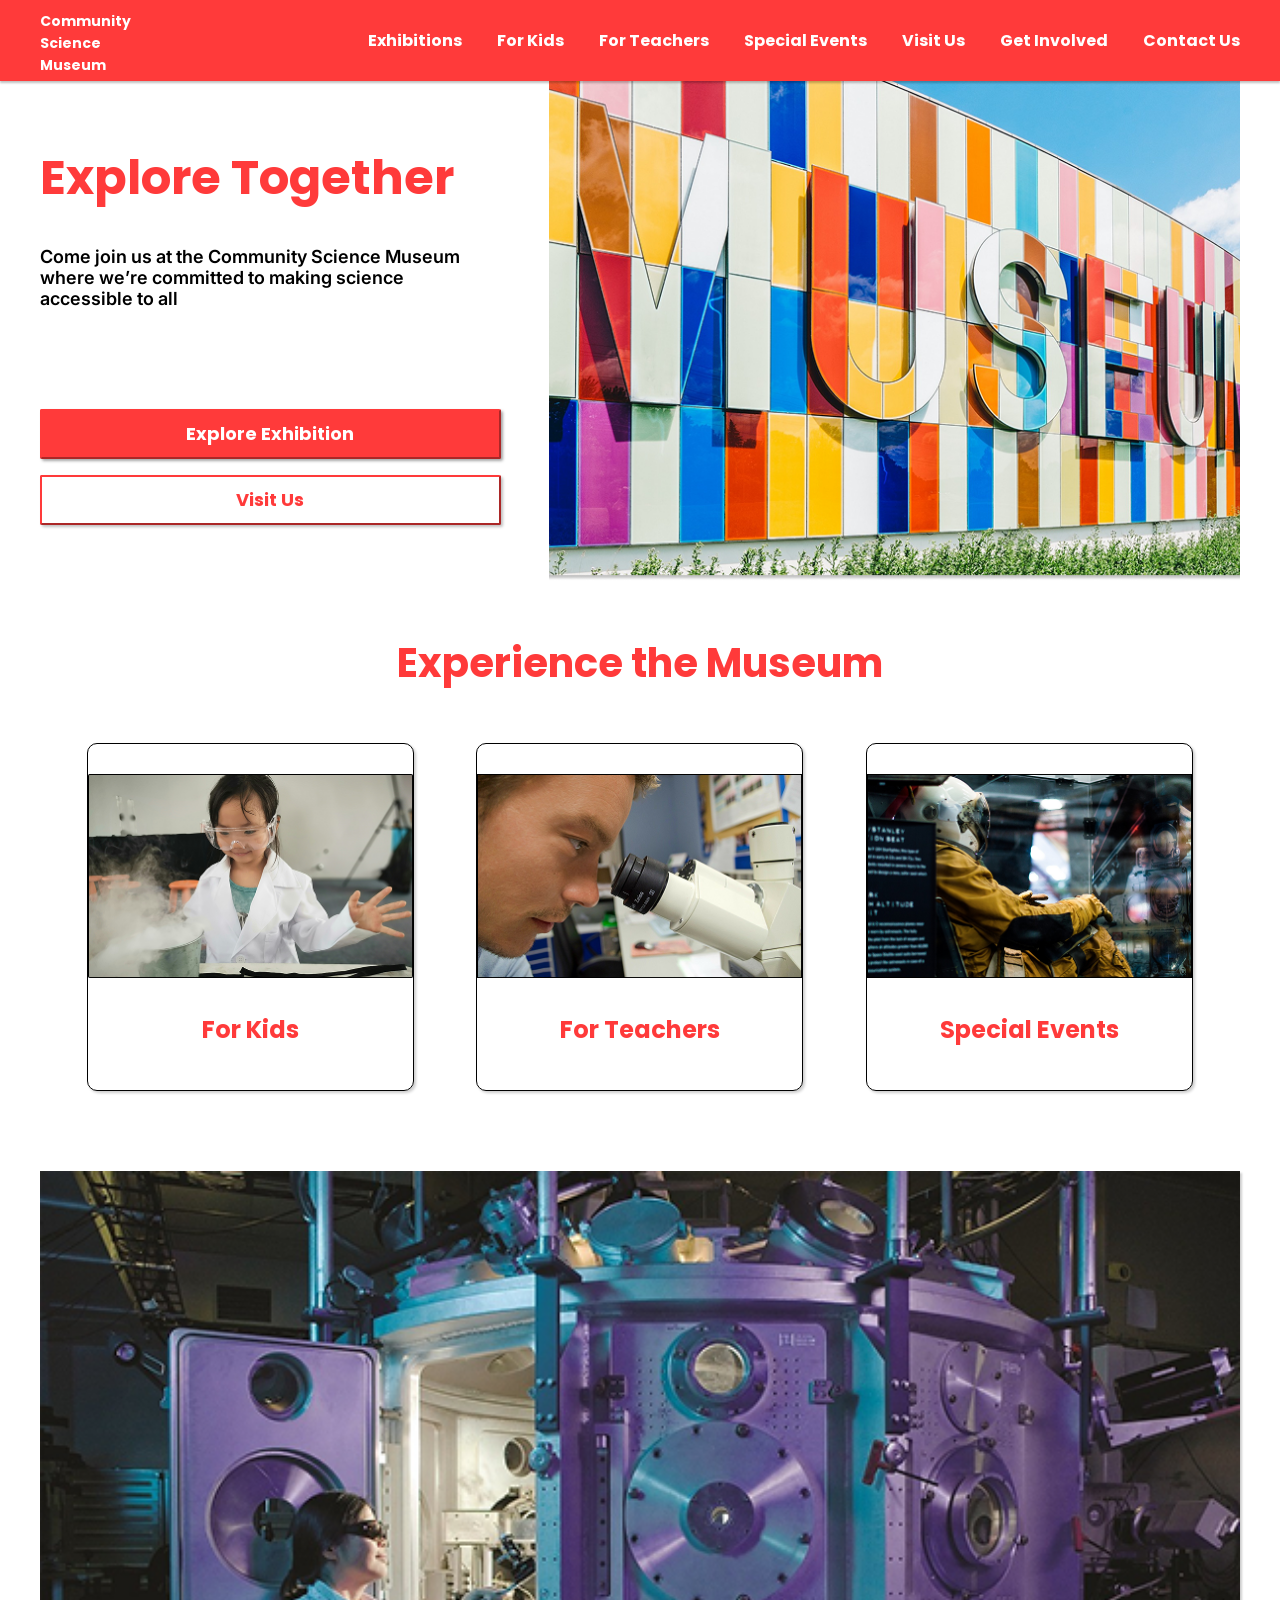
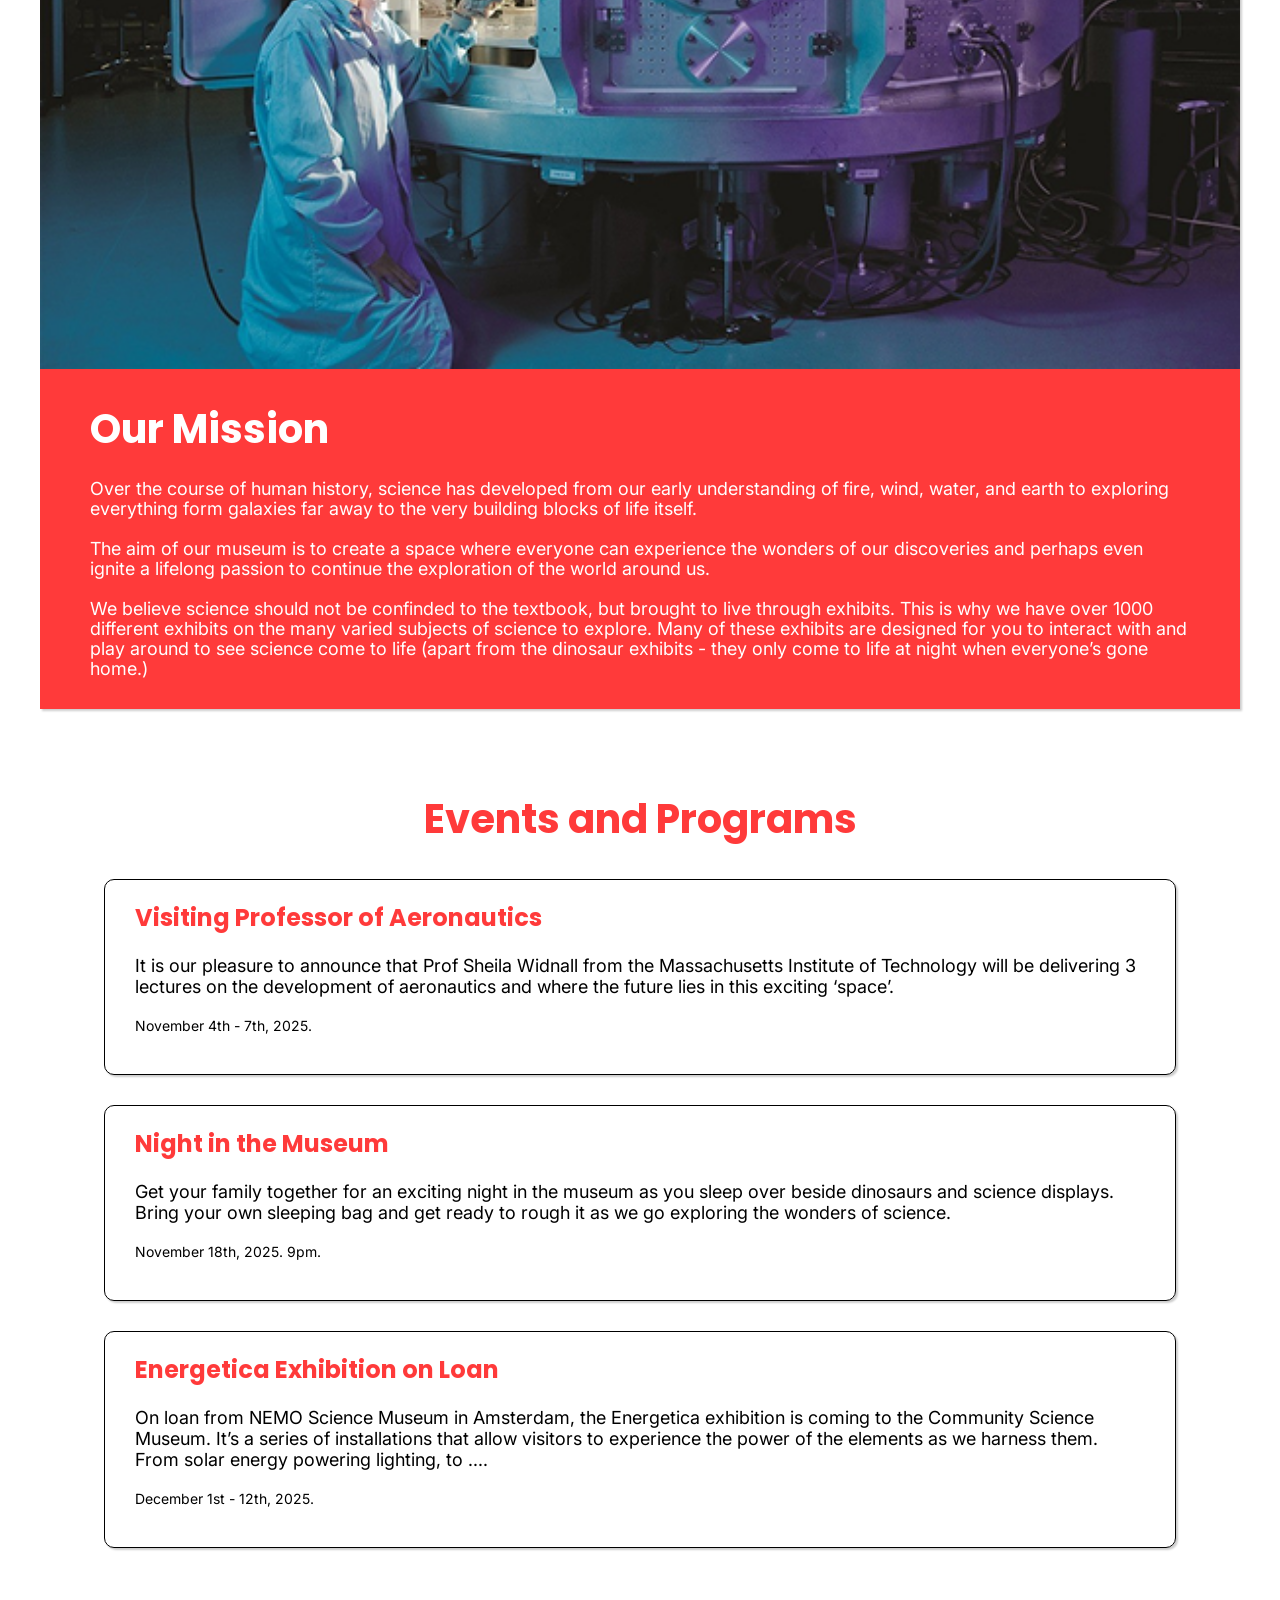
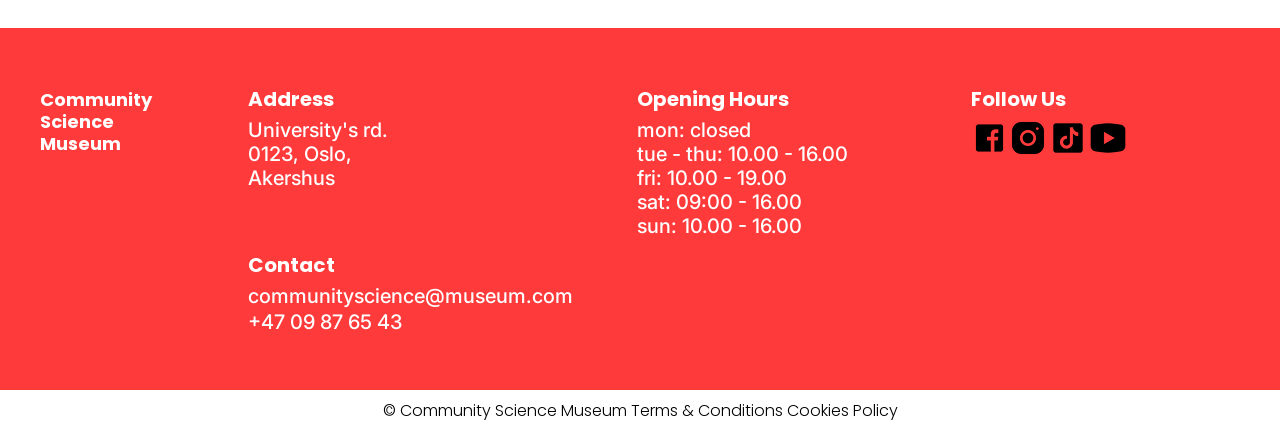
<file: index.html>
<!DOCTYPE html>
<html lang="en">

<head>
  <meta charset="UTF-8">
  <meta name="viewport" content="width=device-width, initial-scale=1.0">
  <title>Community Science Museum</title>
  <meta name="description" content="Community Science Museum — a space where science comes alive through interactive exhibits for kids, teachers, and curious minds.">
  <meta name="keywords" content="science museum, exhibits, kids, education, learning, exploration">

  <!-- ========= Link to stylesheet ===========-->
  <link rel="stylesheet" href="css/styles.css">
</head>


<body>

  <!-- =========== Navigation ====================-->

  <header class="header">
    <nav>
      <div class="logo">
        <a href="index.html">
          <h3>Community<br>Science<br>Museum</h3>

          <!--<img src="img/logo.png" alt="Website Logo">-->
        </a>
      </div>

      <div class="main-nav">
        <ul>
          <li><a href="exhibitions.html">Exhibitions</a></li>
          <li><a href="kids.html">For Kids</a></li>
          <li><a href="teachers.html">For Teachers</a></li>
          <li><a href="special-event.html">Special Events</a></li>
          <li><a href="visit-us.html">Visit Us</a></li>
          <li><a href="get-involved.html">Get Involved</a></li>
          <li><a href="contact.html">Contact Us</a></li>
        </ul>
      </div>
      <img src="img/mdi_hamburger-menu.png" alt="Responsive hamburger menu" class="menu-hamburger">
    </nav>
  </header>


  <main class="container">


    <!-- =================== Hero ========================== -->


    <section class="banner">
      <div class="banner_content layout-left">
        <h1>Explore Together</h1>
        <p>Come join us at the Community Science Museum
          where we’re committed to making science accessible
          to all</p>

        <div class="btn_layout">
          <button class="btn-1" onclick="location.href='exhibitions.html'">Explore Exhibition</button>
          <button class="btn-2" onclick="location.href='visit-us.html'">Visit Us</button>
        </div>
      </div>

      <div class="banner_img layout-right">
        <img src="img/scott-webb-102825-1.png" alt="Hero Banner museum">
      </div>
    </section>


    <!-- ============= Exploring museum ======================-->


    <section class="museum_content">

      <h2>Experience the Museum</h2>

      <div class="content_grid">

        <a href="kids.html">
          <div class="content_card">
            <img src="img/kids-science.jpg" alt="Kid does some science experiment">
            <h3>For Kids</h3>
          </div>
        </a>

        <a href="teachers.html">
          <div class="content_card">
            <img src="img/people-219985_1280.jpg" alt="Adult doing science experiment">
            <h3>For Teachers</h3>
          </div>
        </a>

        <a href="special-event.html">
          <div class="content_card">
            <img src="img/andrew-ruiz-348421.jpg" alt="Andrew Ruiz">
            <h3>Special Events</h3>
          </div>
        </a>
      </div>

    </section>


    <!-- ======================= Our Misson =============================-->

    <section class="mission">

      <div class="mission_content">
        <img src="img/scientific-2040795_1280.jpg" alt="Science Woman">

        <div class="mission_desc">
          <h2>Our Mission</h2>
          <p>Over the course of human history, science has developed from our early understanding of fire,
            wind, water, and earth to exploring everything form galaxies far away to the very building
            blocks of life itself. <br> <br>

            The aim of our museum is to create a space where everyone can experience the wonders of our
            discoveries and perhaps even ignite a lifelong passion to continue the exploration of the world
            around us. <br> <br>

            We believe science should not be confinded to the textbook, but brought to live through
            exhibits. This is why we have over 1000 different exhibits on the many varied subjects of
            science to explore.
            Many of these exhibits are designed for you to interact with and play around to see science come
            to life (apart from the dinosaur exhibits - they only come to life at night when everyone’s gone
            home.) </p>
        </div>
      </div>

    </section>


    <!-- ========================== Events and Program ===========================-->

    <section class="events">
      <h2>Events and Programs</h2>

      <div class="events_card">
        <a href="comingsoon.html">
          <h3>Visiting Professor of Aeronautics</h3>
        </a>
        <p>It is our pleasure to announce that Prof Sheila Widnall from the Massachusetts Institute of Technology will
          be delivering 3 lectures on the development of aeronautics and where the future lies in this exciting ‘space’.
        </p>
        <p class="date_time">November 4th - 7th, 2025. </p>
      </div>

      <div class="events_card">
        <a href="comingsoon.html">
          <h3>Night in the Museum</h3>
        </a>
        <p>Get your family together for an exciting night in the museum as you sleep over beside dinosaurs and science
          displays. Bring your own sleeping bag and get ready to rough it as we go exploring the wonders of science.</p>
        <p class="date_time">November 18th, 2025. 9pm.</p>
      </div>

      <div class="events_card">
        <a href="comingsoon.html">
          <h3>Energetica Exhibition on Loan</h3>
        </a>
        <p>On loan from NEMO Science Museum in Amsterdam, the Energetica exhibition is coming to the Community Science
          Museum. It’s a series of installations that allow visitors to experience the power of the elements as we
          harness them. From solar energy powering lighting, to ....</p>
        <p class="date_time">December 1st - 12th, 2025. </p>
      </div>

    </section>
  </main>

  <!-- ================== Footer =========================-->

  <footer>
    <div class="footer_container container">
      <div class="footer_content">
        <div class="footer_logo">
          <a href="index.html">
            <h3>Community<br>Science<br>Museum</h3>
          </a>

        </div>


        <div class="footer_data">
          <div>
            <h3 class="footer_title">Address</h3>
            <ul class="footer_links">
              <li>
                <p class="footer_link">
                  University's rd.
                  <br>
                  0123, Oslo,
                  <br>
                  Akershus
                </p>
              </li>
            </ul>
          </div>

          <div>
            <h3 class="footer_title">Opening Hours</h3>
            <ul class="footer_links">
              <li>
                <p class="footer_link">
                  mon: closed
                  <br>
                  tue - thu: 10.00 - 16.00
                  <br>
                  fri: 10.00 - 19.00
                  <br>
                  sat: 09:00 - 16.00
                  <br>
                  sun: 10.00 - 16.00
                </p>
              </li>
            </ul>
          </div>

          <div>
            <h3 class="footer_title">Follow Us</h3>
            <ul class="footer_social">
              <li>
                <a href="#">
                  <img src="img/Facebook.png" alt="Facebook Logo">
                </a>
              </li>
              <li>
                <a href="#">
                  <img src="img/Instagram.png" alt="Instagram Logo">
                </a>
              </li>
              <li>
                <a href="#">
                  <img src="img/TikTok.png" alt="Tiktok Logo">
                </a>
              </li>
              <li>
                <a href="#">
                  <img src="img/YouTube.png" alt="YouTube Logo">
                </a>
              </li>
            </ul>
          </div>

          <div>
            <h3 class="footer_title">Contact</h3>
            <ul class="footer_links">
              <li>
                <a href="#" class="footer_link">communityscience@museum.com</a>
              </li>
              <li>
                <p class="footer_tlf">+47 09 87 65 43</p>
              </li>
            </ul>
          </div>
        </div>
      </div>
    </div>
    <div class="footer_copy">
      <span>
        &#169; Community Science Museum Terms & Conditions Cookies Policy
      </span>
    </div>
  </footer>





</body>


<script>
  const menuHamburger = document.querySelector(".menu-hamburger")
  const navLinks = document.querySelector(".main-nav")

  menuHamburger.addEventListener('click', () => {
    navLinks.classList.toggle('mobile-menu')
  })
</script>


</html>
</file>
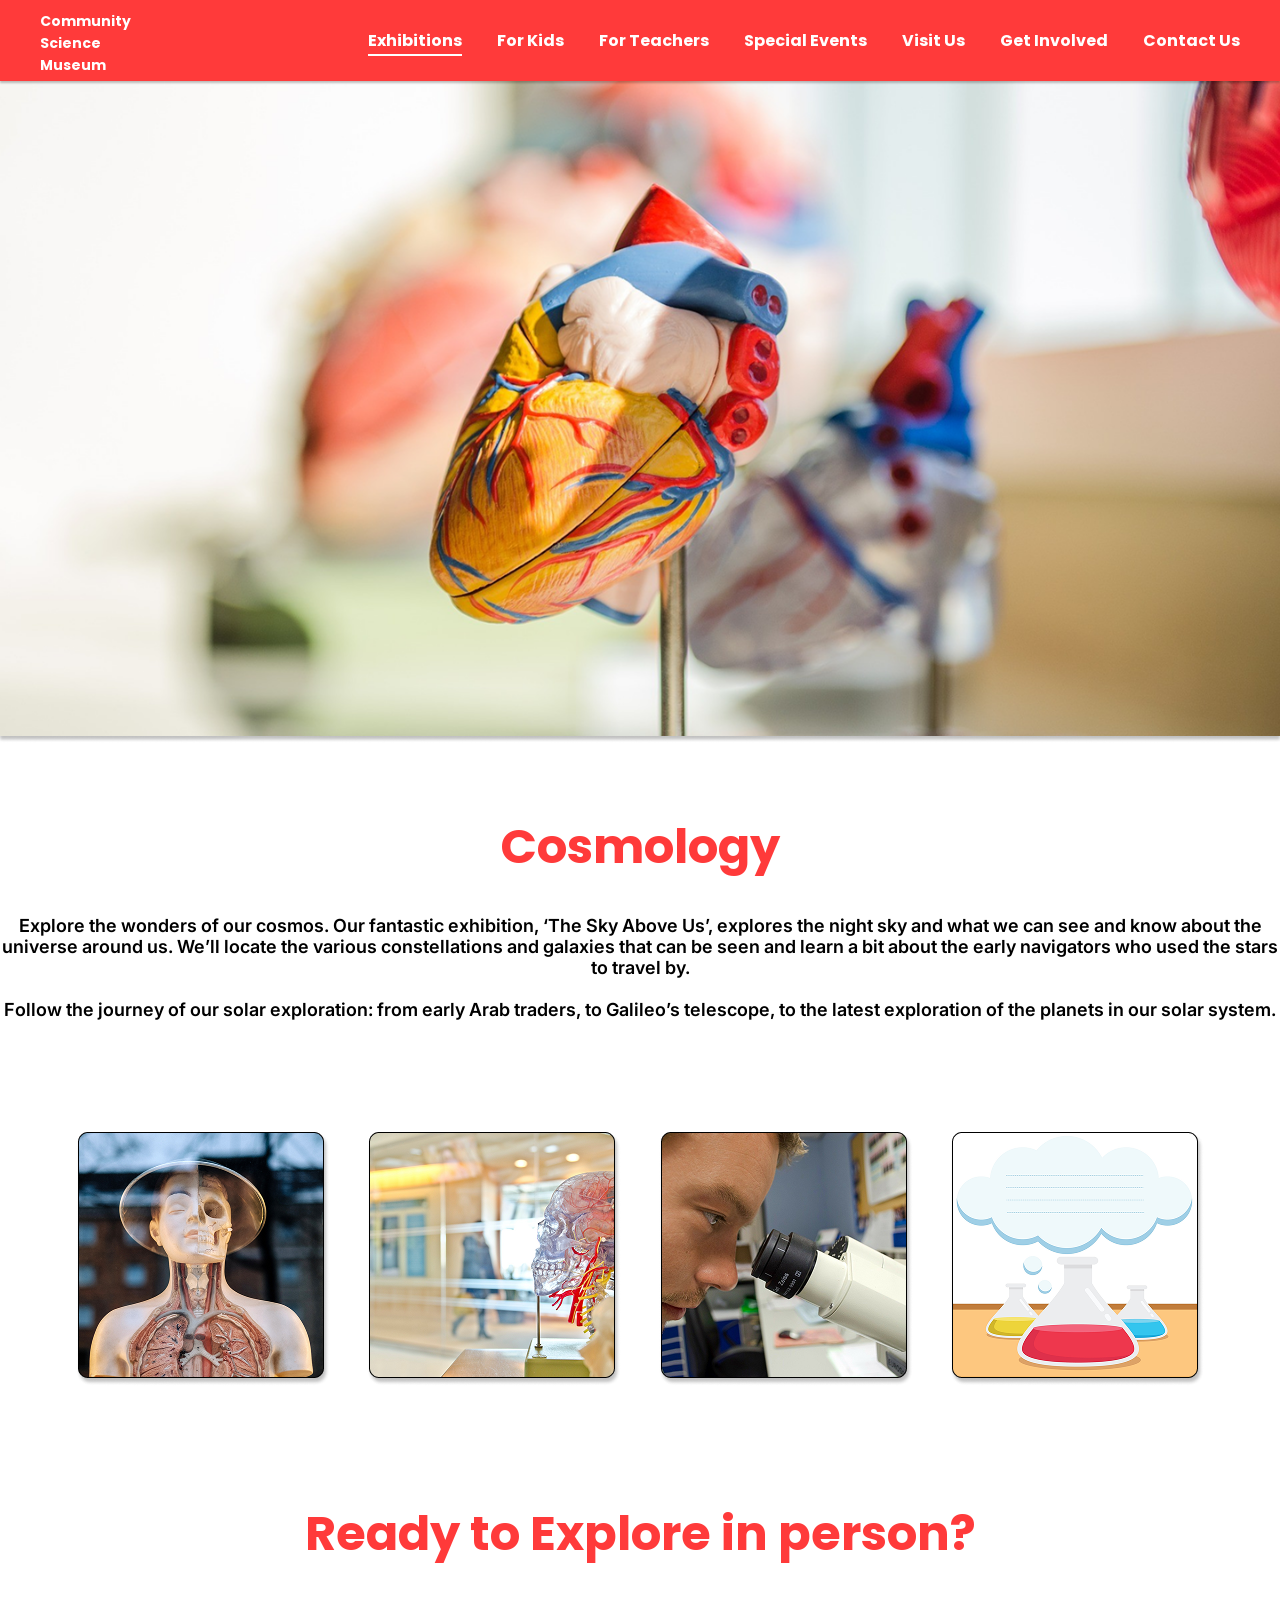
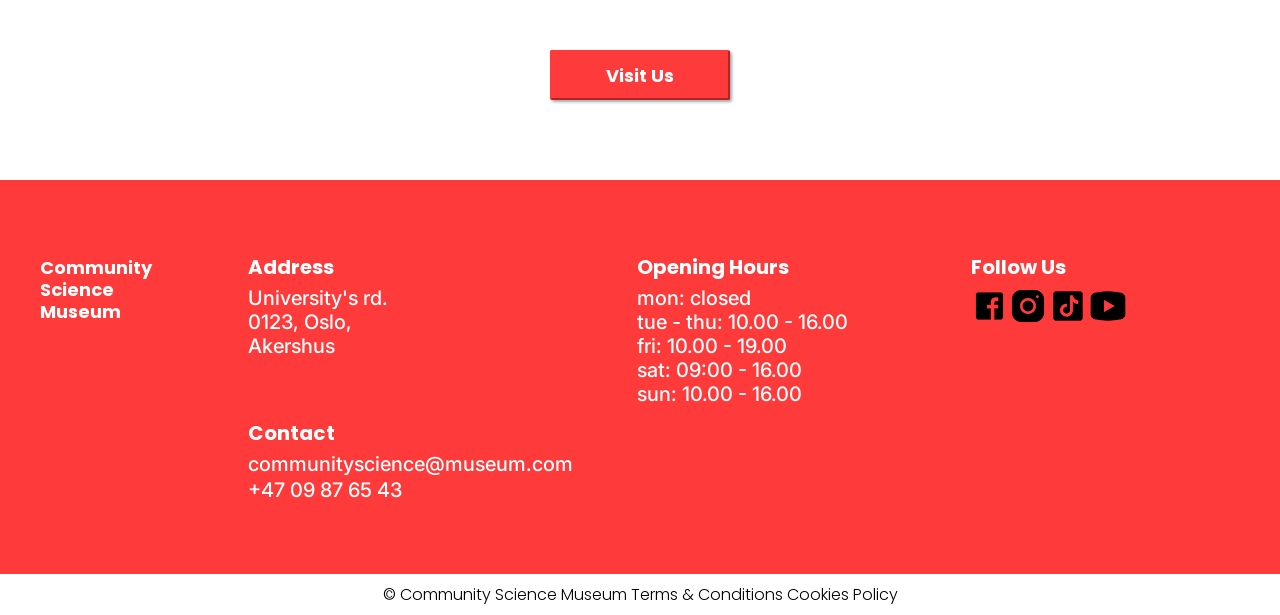
<file: biology-medicine.html>
<!doctype html>
<html lang="en">
  <head>
    <meta charset="UTF-8" />
    <meta name="viewport" content="width=device-width, initial-scale=1.0" />
    <title>Cosmology</title>
    <link rel="stylesheet" href="css/detail-layout-style.css" />
    <meta
      name="description"
      content="Explore the wonders of biology and medicine. Learn how the human body works, discover groundbreaking medical innovations, and experience life science through interactive exhibits."
    />
    <meta
      name="keywords"
      content="biology, medicine, human body, life science, anatomy, health, medical innovations, science exhibits, community science museum"
    />
  </head>

  <body>
    <!-- =========== Navigation ====================-->

    <header class="header">
      <nav>
        <div class="logo">
          <a href="index.html">
            <h3>Community<br />Science<br />Museum</h3>
          </a>
        </div>

        <div class="main-nav">
          <ul>
            <li>
              <a href="exhibitions.html" class="active" aria-current="page"
                >Exhibitions</a
              >
            </li>
            <li><a href="kids.html">For Kids</a></li>
            <li><a href="teachers.html">For Teachers</a></li>
            <li><a href="special-event.html">Special Events</a></li>
            <li><a href="visit-us.html">Visit Us</a></li>
            <li><a href="get-involved.html">Get Involved</a></li>
            <li><a href="contact.html">Contact Us</a></li>
          </ul>
        </div>
        <img
          src="img/mdi_hamburger-menu.png"
          alt="Responsive hamburger menu"
          class="menu-hamburger"
        />
      </nav>
    </header>

    <!-- ===================== Content ============================= -->

    <main class="container">
      <div class="img-head">
        <img src="img/heart-2607178_1920-2.png" alt="biology of the heart" />
      </div>

      <h1>Cosmology</h1>
      <p>
        Explore the wonders of our cosmos. Our fantastic exhibition, ‘The Sky
        Above Us’, explores the night sky and what we can see and know about the
        universe around us. We’ll locate the various constellations and galaxies
        that can be seen and learn a bit about the early navigators who used the
        stars to travel by.

        <br />
        <br />

        Follow the journey of our solar exploration: from early Arab traders, to
        Galileo’s telescope, to the latest exploration of the planets in our
        solar system.
      </p>

      <div class="gallery">
        <img
          src="img/samuel-zeller-113381-1.png"
          alt="biology of  human body"
        />
        <img src="img/jesse-orrico-60373-2.png" alt="biology of human brain" />
        <img src="img/people-219985_1280-2.png" alt="a man using microscope" />
        <img
          src="img/science-2799817-1.png"
          alt="animate image of experiment of chemistry"
        />
      </div>

      <div class="cta">
        <h1>Ready to Explore in person?</h1>
        <button class="btn-1" onclick="location.href = 'visit-us.html'">
          Visit Us
        </button>
      </div>
    </main>

    <!-- ================== Footer =========================-->

    <footer>
      <div class="footer_container container">
        <div class="footer_content">
          <div class="footer_logo">
            <a href="index.html">
              <h3>Community<br />Science<br />Museum</h3>
            </a>
          </div>

          <div class="footer_data">
            <div>
              <h3 class="footer_title">Address</h3>
              <ul class="footer_links">
                <li>
                  <p class="footer_link">
                    University's rd.
                    <br />
                    0123, Oslo,
                    <br />
                    Akershus
                  </p>
                </li>
              </ul>
            </div>

            <div>
              <h3 class="footer_title">Opening Hours</h3>
              <ul class="footer_links">
                <li>
                  <p class="footer_link">
                    mon: closed
                    <br />
                    tue - thu: 10.00 - 16.00
                    <br />
                    fri: 10.00 - 19.00
                    <br />
                    sat: 09:00 - 16.00
                    <br />
                    sun: 10.00 - 16.00
                  </p>
                </li>
              </ul>
            </div>

            <div>
              <h3 class="footer_title">Follow Us</h3>
              <ul class="footer_social">
                <li>
                  <a href="#">
                    <img src="img/Facebook.png" alt="Facebook Logo" />
                  </a>
                </li>
                <li>
                  <a href="#">
                    <img src="img/Instagram.png" alt="Instagram Logo" />
                  </a>
                </li>
                <li>
                  <a href="#">
                    <img src="img/TikTok.png" alt="Tiktok Logo" />
                  </a>
                </li>
                <li>
                  <a href="#">
                    <img src="img/YouTube.png" alt="YouTube Logo" />
                  </a>
                </li>
              </ul>
            </div>

            <div>
              <h3 class="footer_title">Contact</h3>
              <ul class="footer_links">
                <li>
                  <a href="#" class="footer_link"
                    >communityscience@museum.com</a
                  >
                </li>
                <li>
                  <p class="footer_tlf">+47 09 87 65 43</p>
                </li>
              </ul>
            </div>
          </div>
        </div>
      </div>
      <div class="footer_copy">
        <span>
          &#169; Community Science Museum Terms & Conditions Cookies Policy
        </span>
      </div>
    </footer>

    <!-- ====================== Script for Responsive nav bar ======================= -->

    <script>
      const menuHamburger = document.querySelector(".menu-hamburger");
      const navLinks = document.querySelector(".main-nav");

      menuHamburger.addEventListener("click", () => {
        navLinks.classList.toggle("mobile-menu");
      });
    </script>
  </body>
</html>
</file>
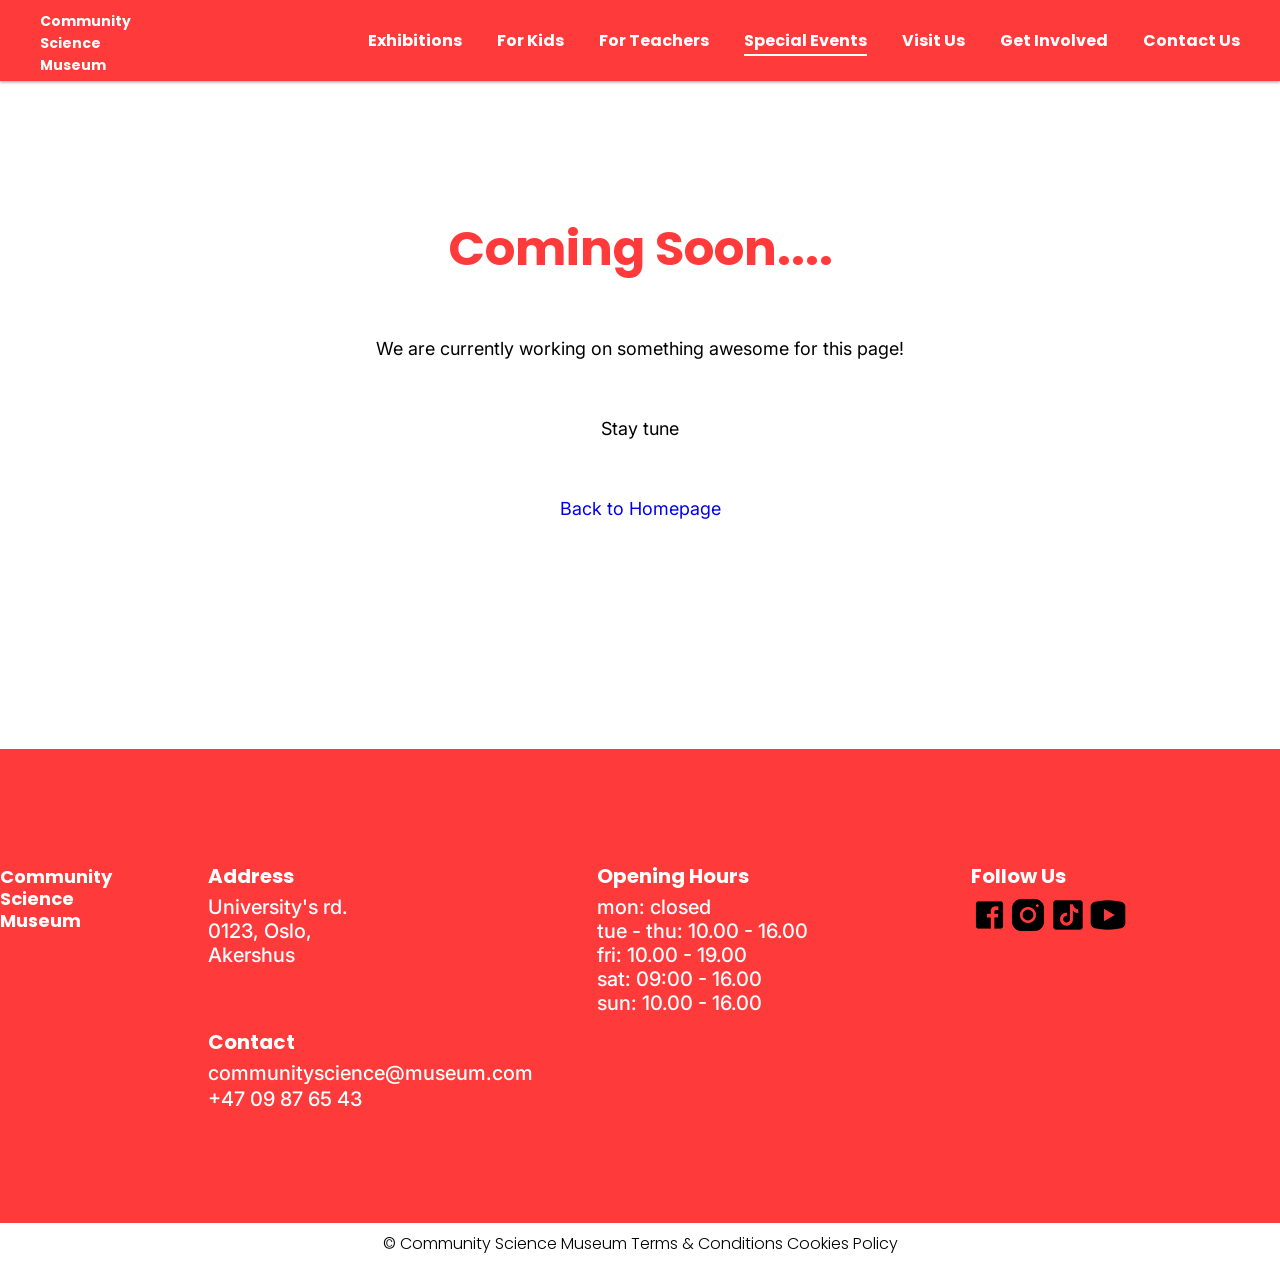
<file: comingsoon.html>
<!doctype html>
<html lang="en">
  <head>
    <meta charset="UTF-8" />
    <meta name="viewport" content="width=device-width, initial-scale=1.0" />
    <title>Coming soon...</title>
    <link rel="stylesheet" href="css/coming.css" />
    <meta
      name="description"
      content="Coming soon page for the events that is in the making"
    />
  </head>
  <body>
    <!-- =========== Navigation ====================-->

    <header class="header">
      <nav>
        <div class="logo">
          <a href="index.html">
            <h3>Community<br />Science<br />Museum</h3>
          </a>
        </div>

        <div class="main-nav">
          <ul>
            <li><a href="exhibitions.html">Exhibitions</a></li>
            <li><a href="kids.html">For Kids</a></li>
            <li><a href="teachers.html">For Teachers</a></li>
            <li>
              <a href="special-event.html" class="active" aria-current="page"
                >Special Events</a
              >
            </li>
            <li><a href="visit-us.html">Visit Us</a></li>
            <li><a href="get-involved.html">Get Involved</a></li>
            <li><a href="contact.html">Contact Us</a></li>
          </ul>
        </div>
        <img
          src="img/mdi_hamburger-menu.png"
          alt="Responsive hamburger menu"
          class="menu-hamburger"
        />
      </nav>
    </header>

    <body>
      <div class="coming_container">
        <h1>Coming Soon....</h1>

        <p>We are currently working on something awesome for this page!</p>
        <p>Stay tune</p>

        <p><a href="index.html">Back to Homepage</a></p>
      </div>
    </body>

    <!-- ================== Footer =========================-->

    <footer>
      <div class="footer_container container">
        <div class="footer_content">
          <div class="footer_logo">
            <a href="index.html">
              <h3>Community<br />Science<br />Museum</h3>
            </a>
          </div>

          <div class="footer_data">
            <div>
              <h3 class="footer_title">Address</h3>
              <ul class="footer_links">
                <li>
                  <p class="footer_link">
                    University's rd.
                    <br />
                    0123, Oslo,
                    <br />
                    Akershus
                  </p>
                </li>
              </ul>
            </div>

            <div>
              <h3 class="footer_title">Opening Hours</h3>
              <ul class="footer_links">
                <li>
                  <p class="footer_link">
                    mon: closed
                    <br />
                    tue - thu: 10.00 - 16.00
                    <br />
                    fri: 10.00 - 19.00
                    <br />
                    sat: 09:00 - 16.00
                    <br />
                    sun: 10.00 - 16.00
                  </p>
                </li>
              </ul>
            </div>

            <div>
              <h3 class="footer_title">Follow Us</h3>
              <ul class="footer_social">
                <li>
                  <a href="#">
                    <img src="img/Facebook.png" alt="Facebook Logo" />
                  </a>
                </li>
                <li>
                  <a href="#">
                    <img src="img/Instagram.png" alt="Instagram Logo" />
                  </a>
                </li>
                <li>
                  <a href="#">
                    <img src="img/TikTok.png" alt="Tiktok Logo" />
                  </a>
                </li>
                <li>
                  <a href="#">
                    <img src="img/YouTube.png" alt="YouTube Logo" />
                  </a>
                </li>
              </ul>
            </div>

            <div>
              <h3 class="footer_title">Contact</h3>
              <ul class="footer_links">
                <li>
                  <a href="#" class="footer_link"
                    >communityscience@museum.com</a
                  >
                </li>
                <li>
                  <p class="footer_tlf">+47 09 87 65 43</p>
                </li>
              </ul>
            </div>
          </div>
        </div>
      </div>
      <div class="footer_copy">
        <span>
          &#169; Community Science Museum Terms & Conditions Cookies Policy
        </span>
      </div>
    </footer>

    <script>
      const menuHamburger = document.querySelector(".menu-hamburger");
      const navLinks = document.querySelector(".main-nav");

      menuHamburger.addEventListener("click", () => {
        navLinks.classList.toggle("mobile-menu");
      });
    </script>
  </body>
</html>
</file>
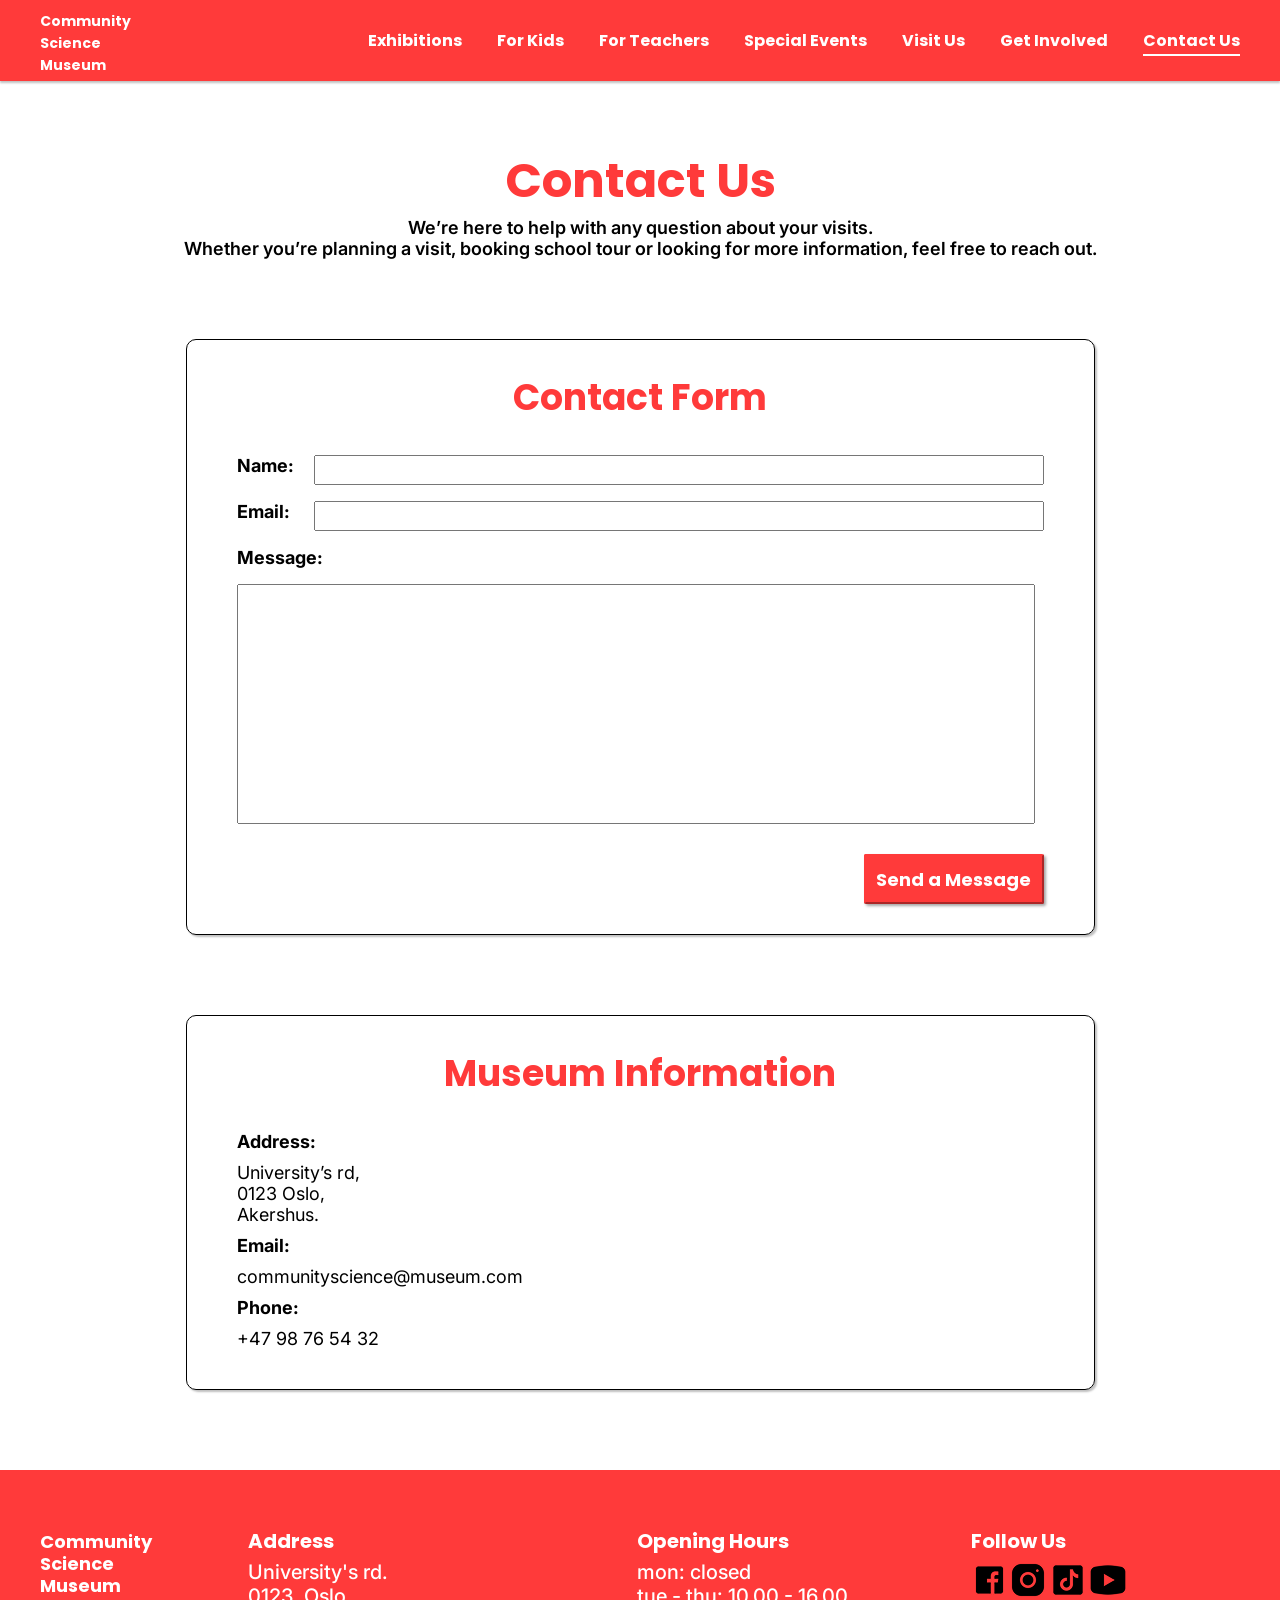
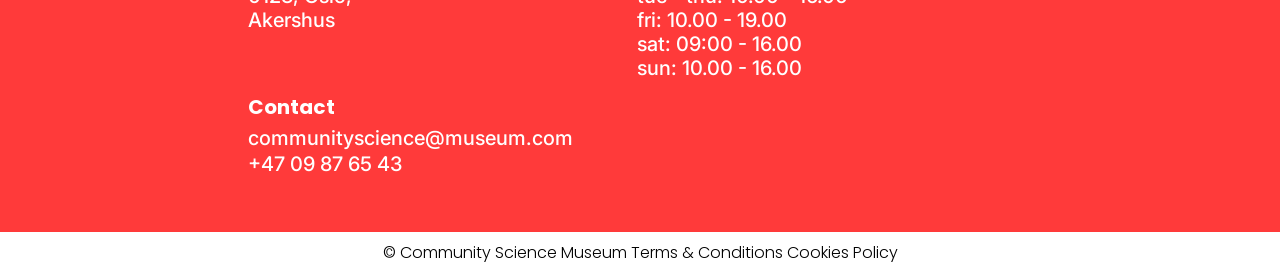
<file: contact.html>
<!doctype html>
<html lang="en">
  <head>
    <meta charset="UTF-8" />
    <meta name="viewport" content="width=device-width, initial-scale=1.0" />
    <title>Contact Us</title>
    <meta
      name="description"
      content="Get in touch with the Community Science Museum. Find our contact details, email, phone number, and location for inquiries, bookings, or collaborations."
    />
    <meta
      name="keywords"
      content="contact museum, email, phone, location, inquiries, support, bookings, community science museum"
    />
    <link rel="stylesheet" href="css/contact-style.css" />
  </head>

  <body>
    <!-- =========== Navigation ====================-->

    <header class="header">
      <nav>
        <div class="logo">
          <a href="index.html">
            <h3>Community<br />Science<br />Museum</h3>
          </a>
        </div>

        <div class="main-nav">
          <ul>
            <li><a href="exhibitions.html">Exhibitions</a></li>
            <li><a href="kids.html">For Kids</a></li>
            <li><a href="teachers.html">For Teachers</a></li>
            <li><a href="special-event.html">Special Events</a></li>
            <li><a href="visit-us.html">Visit Us</a></li>
            <li><a href="get-involved.html">Get Involved</a></li>
            <li>
              <a href="contact.html" class="active" aria-current="page"
                >Contact Us</a
              >
            </li>
          </ul>
        </div>
        <img
          src="img/mdi_hamburger-menu.png"
          alt="Responsive hamburger menu"
          class="menu-hamburger"
        />
      </nav>
    </header>

    <!-- ==================== Content =============================-->

    <main class="container">
      <h1>Contact Us</h1>

      <p class="p_head">
        We’re here to help with any question about your visits. <br />
        Whether you’re planning a visit, booking school tour or looking for more
        information, feel free to reach out.
      </p>

      <!-- ======================== Contact Form =============================== -->

      <div class="contact_form">
        <h3>Contact Form</h3>
        <div class="input">
          <h4>Name:</h4>
          <input type="text" name="name" />
        </div>

        <div class="input">
          <h4>Email:</h4>
          <input type="email" name="email" />
        </div>

        <div class="input">
          <h4>Message:</h4>
        </div>

        <div class="input_msg">
          <input type="text" name="message" />
        </div>

        <div class="bottom-right-btn">
          <div></div>
          <button class="btn-1">Send a Message</button>
        </div>
      </div>

      <div class="info_card">
        <h3>Museum Information</h3>

        <h4>Address:</h4>
        <p class="desc">
          University’s rd, <br />
          0123 Oslo, <br />
          Akershus.
        </p>

        <h4>Email:</h4>
        <p class="desc">communityscience@museum.com</p>

        <h4>Phone:</h4>
        <p class="desc">+47 98 76 54 32</p>
      </div>
    </main>

    <!-- ================== Footer =========================-->

    <footer>
      <div class="footer_container container">
        <div class="footer_content">
          <div class="footer_logo">
            <a href="index.html">
              <h3>Community<br />Science<br />Museum</h3>
            </a>
          </div>

          <div class="footer_data">
            <div>
              <h3 class="footer_title">Address</h3>
              <ul class="footer_links">
                <li>
                  <p class="footer_link">
                    University's rd.
                    <br />
                    0123, Oslo,
                    <br />
                    Akershus
                  </p>
                </li>
              </ul>
            </div>

            <div>
              <h3 class="footer_title">Opening Hours</h3>
              <ul class="footer_links">
                <li>
                  <p class="footer_link">
                    mon: closed
                    <br />
                    tue - thu: 10.00 - 16.00
                    <br />
                    fri: 10.00 - 19.00
                    <br />
                    sat: 09:00 - 16.00
                    <br />
                    sun: 10.00 - 16.00
                  </p>
                </li>
              </ul>
            </div>

            <div>
              <h3 class="footer_title">Follow Us</h3>
              <ul class="footer_social">
                <li>
                  <a href="#">
                    <img src="img/Facebook.png" alt="Facebook Logo" />
                  </a>
                </li>
                <li>
                  <a href="#">
                    <img src="img/Instagram.png" alt="Instagram Logo" />
                  </a>
                </li>
                <li>
                  <a href="#">
                    <img src="img/TikTok.png" alt="Tiktok Logo" />
                  </a>
                </li>
                <li>
                  <a href="#">
                    <img src="img/YouTube.png" alt="YouTube Logo" />
                  </a>
                </li>
              </ul>
            </div>

            <div>
              <h3 class="footer_title">Contact</h3>
              <ul class="footer_links">
                <li>
                  <a href="#" class="footer_link"
                    >communityscience@museum.com</a
                  >
                </li>
                <li>
                  <p class="footer_tlf">+47 09 87 65 43</p>
                </li>
              </ul>
            </div>
          </div>
        </div>
      </div>
      <div class="footer_copy">
        <span>
          &#169; Community Science Museum Terms & Conditions Cookies Policy
        </span>
      </div>
    </footer>

    <!-- ====================== Script for Responsive nav bar ======================= -->

    <script>
      const menuHamburger = document.querySelector(".menu-hamburger");
      const navLinks = document.querySelector(".main-nav");

      menuHamburger.addEventListener("click", () => {
        navLinks.classList.toggle("mobile-menu");
      });
    </script>
  </body>
</html>
</file>
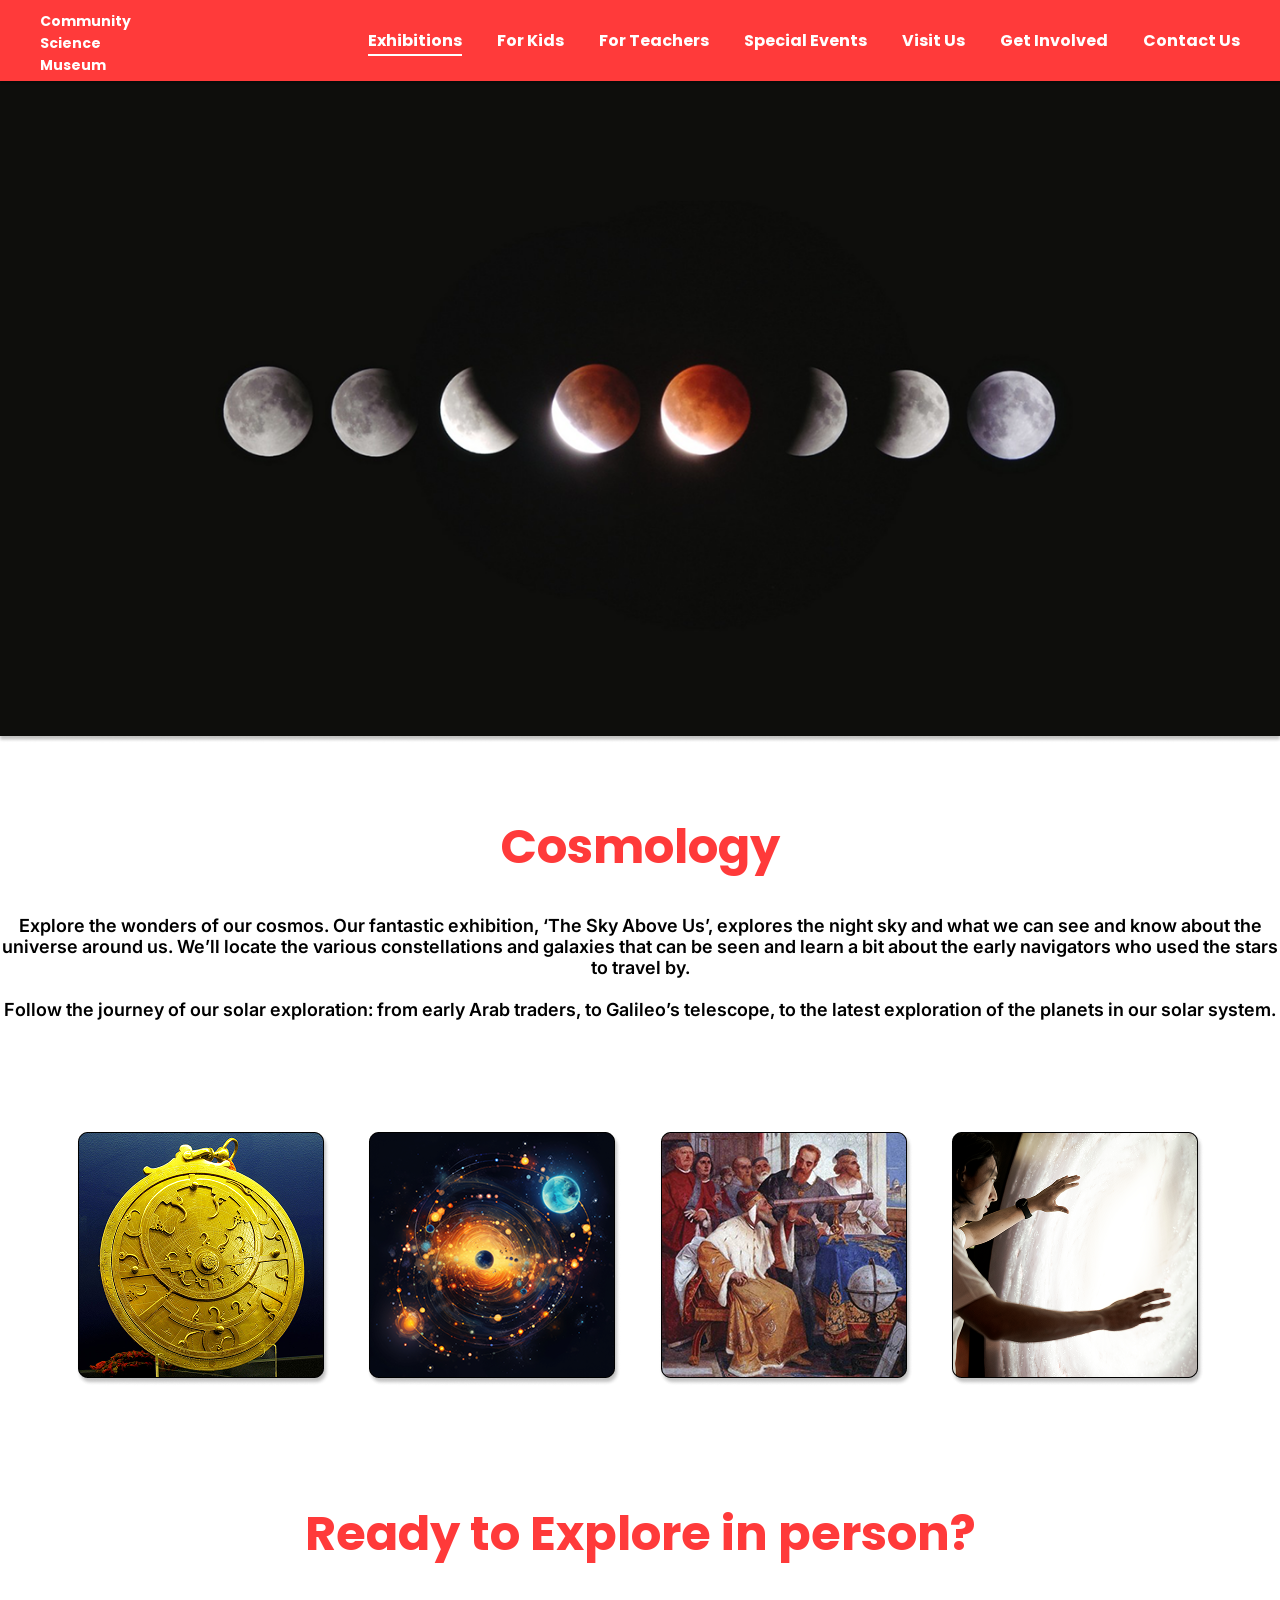
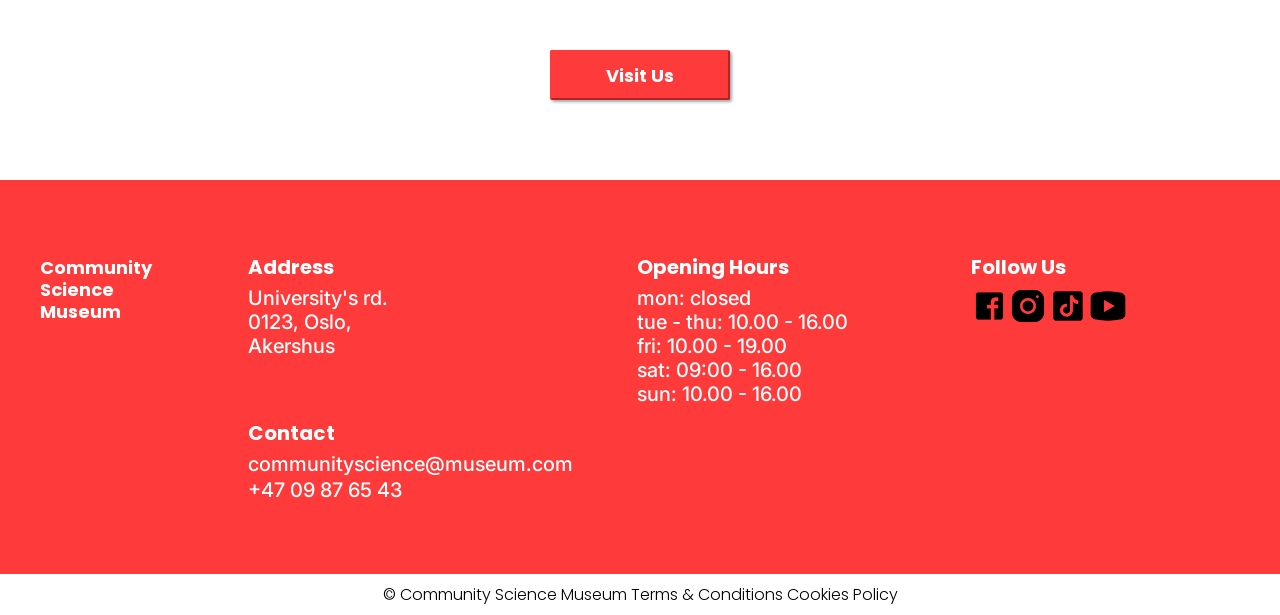
<file: cosmology.html>
<!doctype html>
<html lang="en">
  <head>
    <meta charset="UTF-8" />
    <meta name="viewport" content="width=device-width, initial-scale=1.0" />
    <title>Cosmology</title>
    <link rel="stylesheet" href="css/detail-layout-style.css" />
    <meta
      name="description"
      content="Travel through the universe and uncover the mysteries of space. Explore galaxies, planets, and the origins of the cosmos in our interactive cosmology exhibits."
    />
    <meta
      name="keywords"
      content="cosmology, space, astronomy, planets, galaxies, universe, stars, solar system, science museum"
    />
  </head>

  <body>
    <!-- =========== Navigation ====================-->

    <header class="header">
      <nav>
        <div class="logo">
          <a href="index.html">
            <h3>Community<br />Science<br />Museum</h3>
          </a>
        </div>

        <div class="main-nav">
          <ul>
            <li>
              <a href="exhibitions.html" class="active" aria-current="page"
                >Exhibitions</a
              >
            </li>
            <li><a href="kids.html">For Kids</a></li>
            <li><a href="teachers.html">For Teachers</a></li>
            <li><a href="special-event.html">Special Events</a></li>
            <li><a href="visit-us.html">Visit Us</a></li>
            <li><a href="get-involved.html">Get Involved</a></li>
            <li><a href="contact.html">Contact Us</a></li>
          </ul>
        </div>
        <img
          src="img/mdi_hamburger-menu.png"
          alt="Responsive hamburger menu"
          class="menu-hamburger"
        />
      </nav>
    </header>

    <!-- ===================== Content ============================= -->

    <main class="container">
      <div class="img-head">
        <img src="img/celso-405219-1.png" alt="eclipse" />
      </div>

      <h1>Cosmology</h1>
      <p>
        Explore the wonders of our cosmos. Our fantastic exhibition, ‘The Sky
        Above Us’, explores the night sky and what we can see and know about the
        universe around us. We’ll locate the various constellations and galaxies
        that can be seen and learn a bit about the early navigators who used the
        stars to travel by.

        <br />
        <br />

        Follow the journey of our solar exploration: from early Arab traders, to
        Galileo’s telescope, to the latest exploration of the planets in our
        solar system.
      </p>

      <div class="gallery">
        <img src="img/Astrolabe-Persian-18C-1.png" alt="Astrolabe Persian" />
        <img src="img/digital-art-galaxy-1.png" alt="AI art of galaxy" />
        <img
          src="img/galileo-telescope-1.png"
          alt="History painting of Gelileo's telescope"
        />
        <img
          src="img/man-experiencing-universe-planetarium-1.png"
          alt="Experience the Universe"
        />
      </div>

      <div class="cta">
        <h1>Ready to Explore in person?</h1>
        <button class="btn-1" onclick="location.href = 'visit-us.html'">
          Visit Us
        </button>
      </div>
    </main>

    <!-- ================== Footer =========================-->

    <footer>
      <div class="footer_container container">
        <div class="footer_content">
          <div class="footer_logo">
            <a href="index.html">
              <h3>Community<br />Science<br />Museum</h3>
            </a>
          </div>

          <div class="footer_data">
            <div>
              <h3 class="footer_title">Address</h3>
              <ul class="footer_links">
                <li>
                  <p class="footer_link">
                    University's rd.
                    <br />
                    0123, Oslo,
                    <br />
                    Akershus
                  </p>
                </li>
              </ul>
            </div>

            <div>
              <h3 class="footer_title">Opening Hours</h3>
              <ul class="footer_links">
                <li>
                  <p class="footer_link">
                    mon: closed
                    <br />
                    tue - thu: 10.00 - 16.00
                    <br />
                    fri: 10.00 - 19.00
                    <br />
                    sat: 09:00 - 16.00
                    <br />
                    sun: 10.00 - 16.00
                  </p>
                </li>
              </ul>
            </div>

            <div>
              <h3 class="footer_title">Follow Us</h3>
              <ul class="footer_social">
                <li>
                  <a href="#">
                    <img src="img/Facebook.png" alt="Facebook Logo" />
                  </a>
                </li>
                <li>
                  <a href="#">
                    <img src="img/Instagram.png" alt="Instagram Logo" />
                  </a>
                </li>
                <li>
                  <a href="#">
                    <img src="img/TikTok.png" alt="Tiktok Logo" />
                  </a>
                </li>
                <li>
                  <a href="#">
                    <img src="img/YouTube.png" alt="YouTube Logo" />
                  </a>
                </li>
              </ul>
            </div>

            <div>
              <h3 class="footer_title">Contact</h3>
              <ul class="footer_links">
                <li>
                  <a href="#" class="footer_link"
                    >communityscience@museum.com</a
                  >
                </li>
                <li>
                  <p class="footer_tlf">+47 09 87 65 43</p>
                </li>
              </ul>
            </div>
          </div>
        </div>
      </div>
      <div class="footer_copy">
        <span>
          &#169; Community Science Museum Terms & Conditions Cookies Policy
        </span>
      </div>
    </footer>

    <!-- ====================== Script for Responsive nav bar ======================= -->

    <script>
      const menuHamburger = document.querySelector(".menu-hamburger");
      const navLinks = document.querySelector(".main-nav");

      menuHamburger.addEventListener("click", () => {
        navLinks.classList.toggle("mobile-menu");
      });
    </script>
  </body>
</html>
</file>
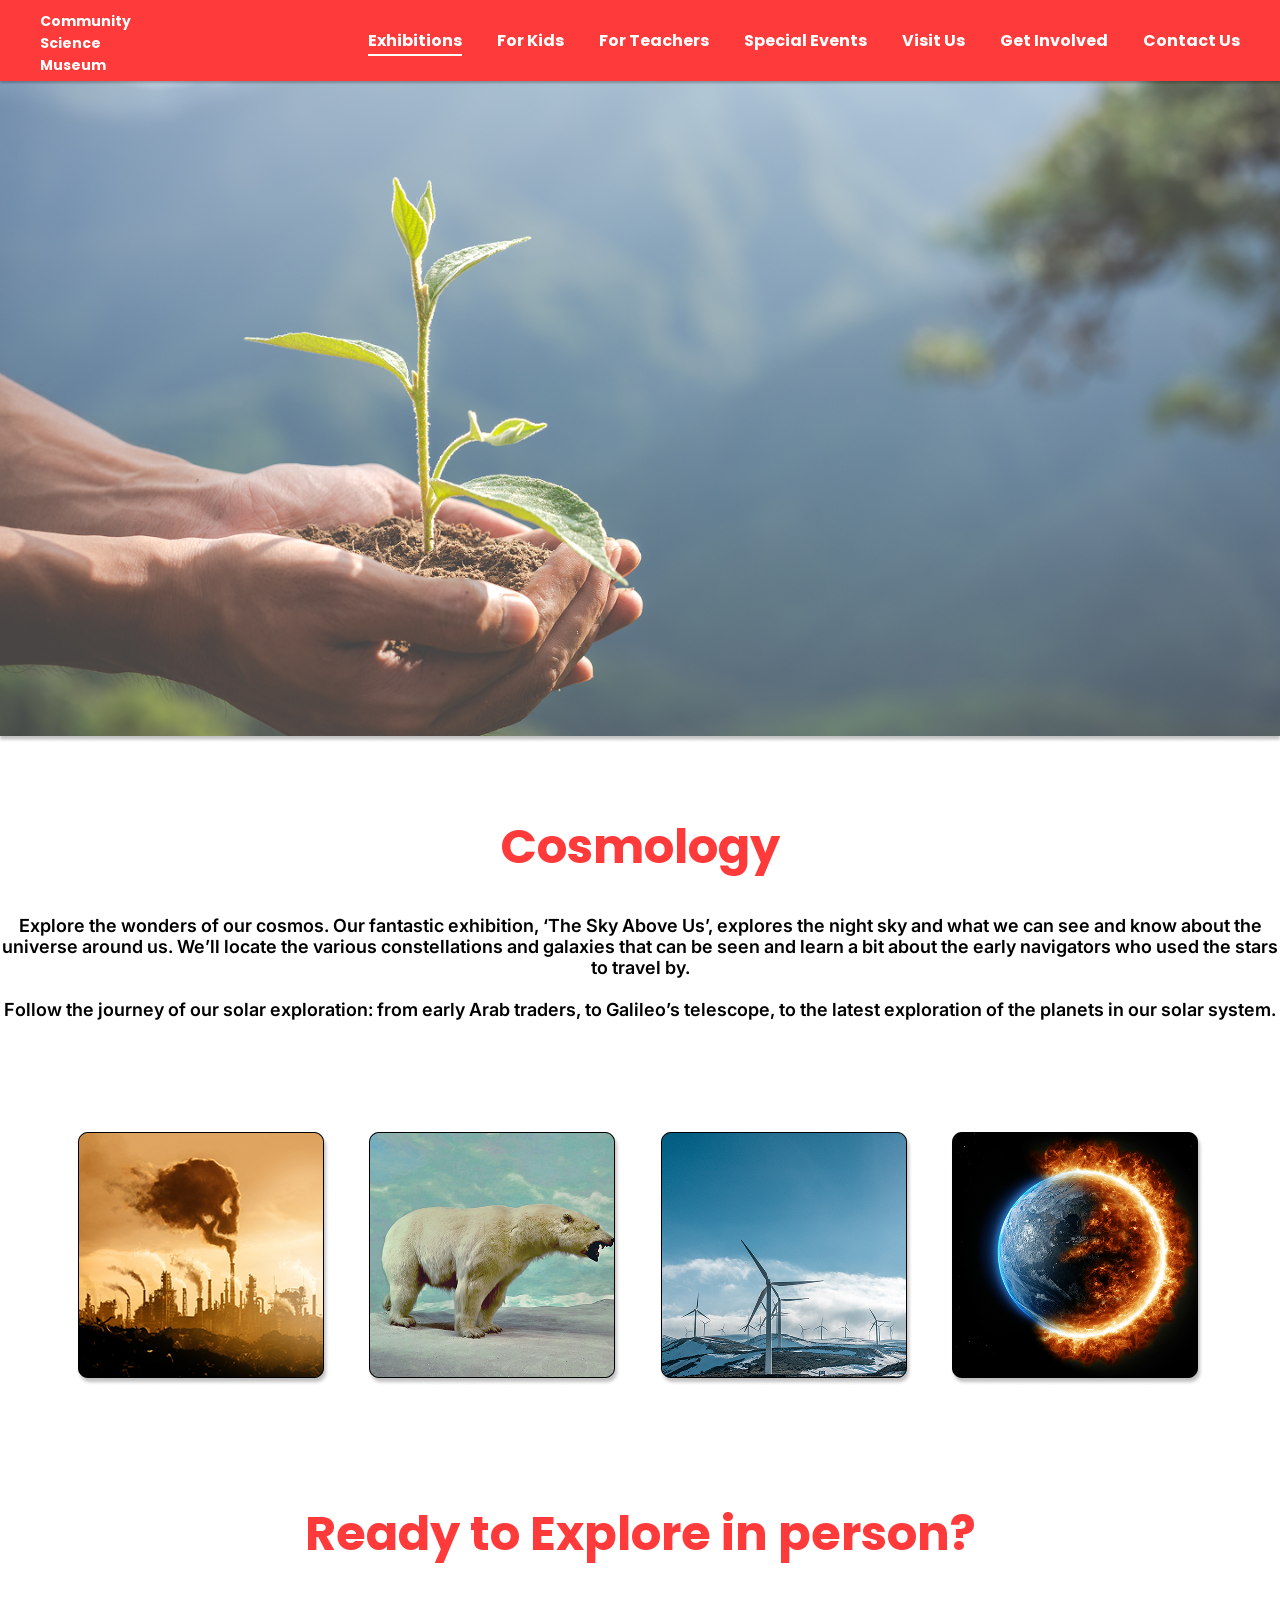
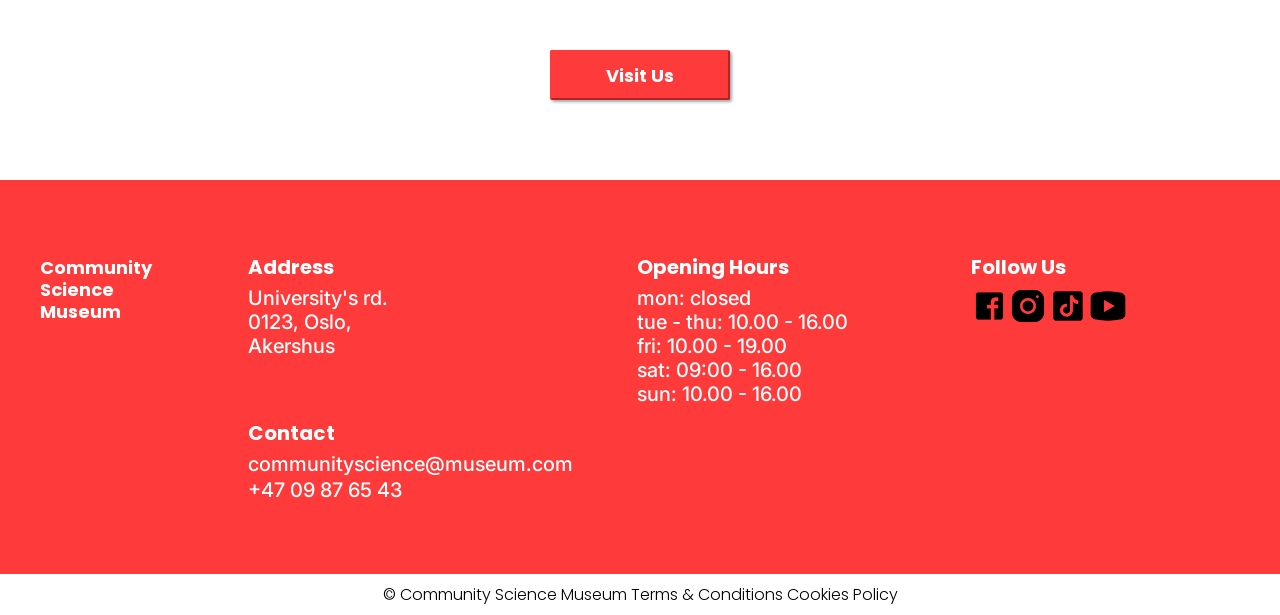
<file: ecology.html>
<!doctype html>
<html lang="en">
  <head>
    <meta charset="UTF-8" />
    <meta name="viewport" content="width=device-width, initial-scale=1.0" />
    <title>Cosmology</title>
    <link rel="stylesheet" href="css/detail-layout-style.css" />
    <meta
      name="description"
      content="Discover how ecosystems work and why biodiversity matters. Explore exhibits on climate change, habitats, and how we can protect our planet for future generations."
    />
    <meta
      name="keywords"
      content="ecology, environment, biodiversity, ecosystems, climate change, conservation, sustainability, science museum"
    />
  </head>

  <body>
    <!-- =========== Navigation ====================-->

    <header class="header">
      <nav>
        <div class="logo">
          <a href="index.html">
            <h3>Community<br />Science<br />Museum</h3>
          </a>
        </div>

        <div class="main-nav">
          <ul>
            <li>
              <a href="exhibitions.html" class="active" aria-current="page"
                >Exhibitions</a
              >
            </li>
            <li><a href="kids.html">For Kids</a></li>
            <li><a href="teachers.html">For Teachers</a></li>
            <li><a href="special-event.html">Special Events</a></li>
            <li><a href="visit-us.html">Visit Us</a></li>
            <li><a href="get-involved.html">Get Involved</a></li>
            <li><a href="contact.html">Contact Us</a></li>
          </ul>
        </div>
        <img
          src="img/mdi_hamburger-menu.png"
          alt="Responsive hamburger menu"
          class="menu-hamburger"
        />
      </nav>
    </header>

    <!-- ===================== Content ============================= -->

    <main class="container">
      <div class="img-head">
        <img
          src="img/environmental-conservation-garden-children-2.png"
          alt="Nature picture to indicate relevant to ecology"
        />
      </div>

      <h1>Cosmology</h1>
      <p>
        Explore the wonders of our cosmos. Our fantastic exhibition, ‘The Sky
        Above Us’, explores the night sky and what we can see and know about the
        universe around us. We’ll locate the various constellations and galaxies
        that can be seen and learn a bit about the early navigators who used the
        stars to travel by.

        <br />
        <br />

        Follow the journey of our solar exploration: from early Arab traders, to
        Galileo’s telescope, to the latest exploration of the planets in our
        solar system.
      </p>

      <div class="gallery">
        <img
          src="img/climate-change-with-industrial-pollution-1.png"
          alt="AI picture to describe the climate change"
        />
        <img
          src="img/girl-with-red-hat-hdLjPfcyhyE-unsplash-1.png"
          alt="how global warming has affect on the world"
        />
        <img
          src="img/jason-mavrommatis-nyL-rzwP-Mk-unsplash-1.png"
          alt="Windmills"
        />
        <img
          src="img/javier-miranda-7bnvNN3R_eo-unsplash-1.png"
          alt="global warming slowly destroy the world"
        />
      </div>

      <div class="cta">
        <h1>Ready to Explore in person?</h1>
        <button class="btn-1" onclick="location.href = 'visit-us.html'">
          Visit Us
        </button>
      </div>
    </main>

    <!-- ================== Footer =========================-->

    <footer>
      <div class="footer_container container">
        <div class="footer_content">
          <div class="footer_logo">
            <a href="index.html">
              <h3>Community<br />Science<br />Museum</h3>
            </a>
          </div>

          <div class="footer_data">
            <div>
              <h3 class="footer_title">Address</h3>
              <ul class="footer_links">
                <li>
                  <p class="footer_link">
                    University's rd.
                    <br />
                    0123, Oslo,
                    <br />
                    Akershus
                  </p>
                </li>
              </ul>
            </div>

            <div>
              <h3 class="footer_title">Opening Hours</h3>
              <ul class="footer_links">
                <li>
                  <p class="footer_link">
                    mon: closed
                    <br />
                    tue - thu: 10.00 - 16.00
                    <br />
                    fri: 10.00 - 19.00
                    <br />
                    sat: 09:00 - 16.00
                    <br />
                    sun: 10.00 - 16.00
                  </p>
                </li>
              </ul>
            </div>

            <div>
              <h3 class="footer_title">Follow Us</h3>
              <ul class="footer_social">
                <li>
                  <a href="#">
                    <img src="img/Facebook.png" alt="Facebook Logo" />
                  </a>
                </li>
                <li>
                  <a href="#">
                    <img src="img/Instagram.png" alt="Instagram Logo" />
                  </a>
                </li>
                <li>
                  <a href="#">
                    <img src="img/TikTok.png" alt="Tiktok Logo" />
                  </a>
                </li>
                <li>
                  <a href="#">
                    <img src="img/YouTube.png" alt="YouTube Logo" />
                  </a>
                </li>
              </ul>
            </div>

            <div>
              <h3 class="footer_title">Contact</h3>
              <ul class="footer_links">
                <li>
                  <a href="#" class="footer_link"
                    >communityscience@museum.com</a
                  >
                </li>
                <li>
                  <p class="footer_tlf">+47 09 87 65 43</p>
                </li>
              </ul>
            </div>
          </div>
        </div>
      </div>
      <div class="footer_copy">
        <span>
          &#169; Community Science Museum Terms & Conditions Cookies Policy
        </span>
      </div>
    </footer>

    <!-- ====================== Script for Responsive nav bar ======================= -->

    <script>
      const menuHamburger = document.querySelector(".menu-hamburger");
      const navLinks = document.querySelector(".main-nav");

      menuHamburger.addEventListener("click", () => {
        navLinks.classList.toggle("mobile-menu");
      });
    </script>
  </body>
</html>
</file>
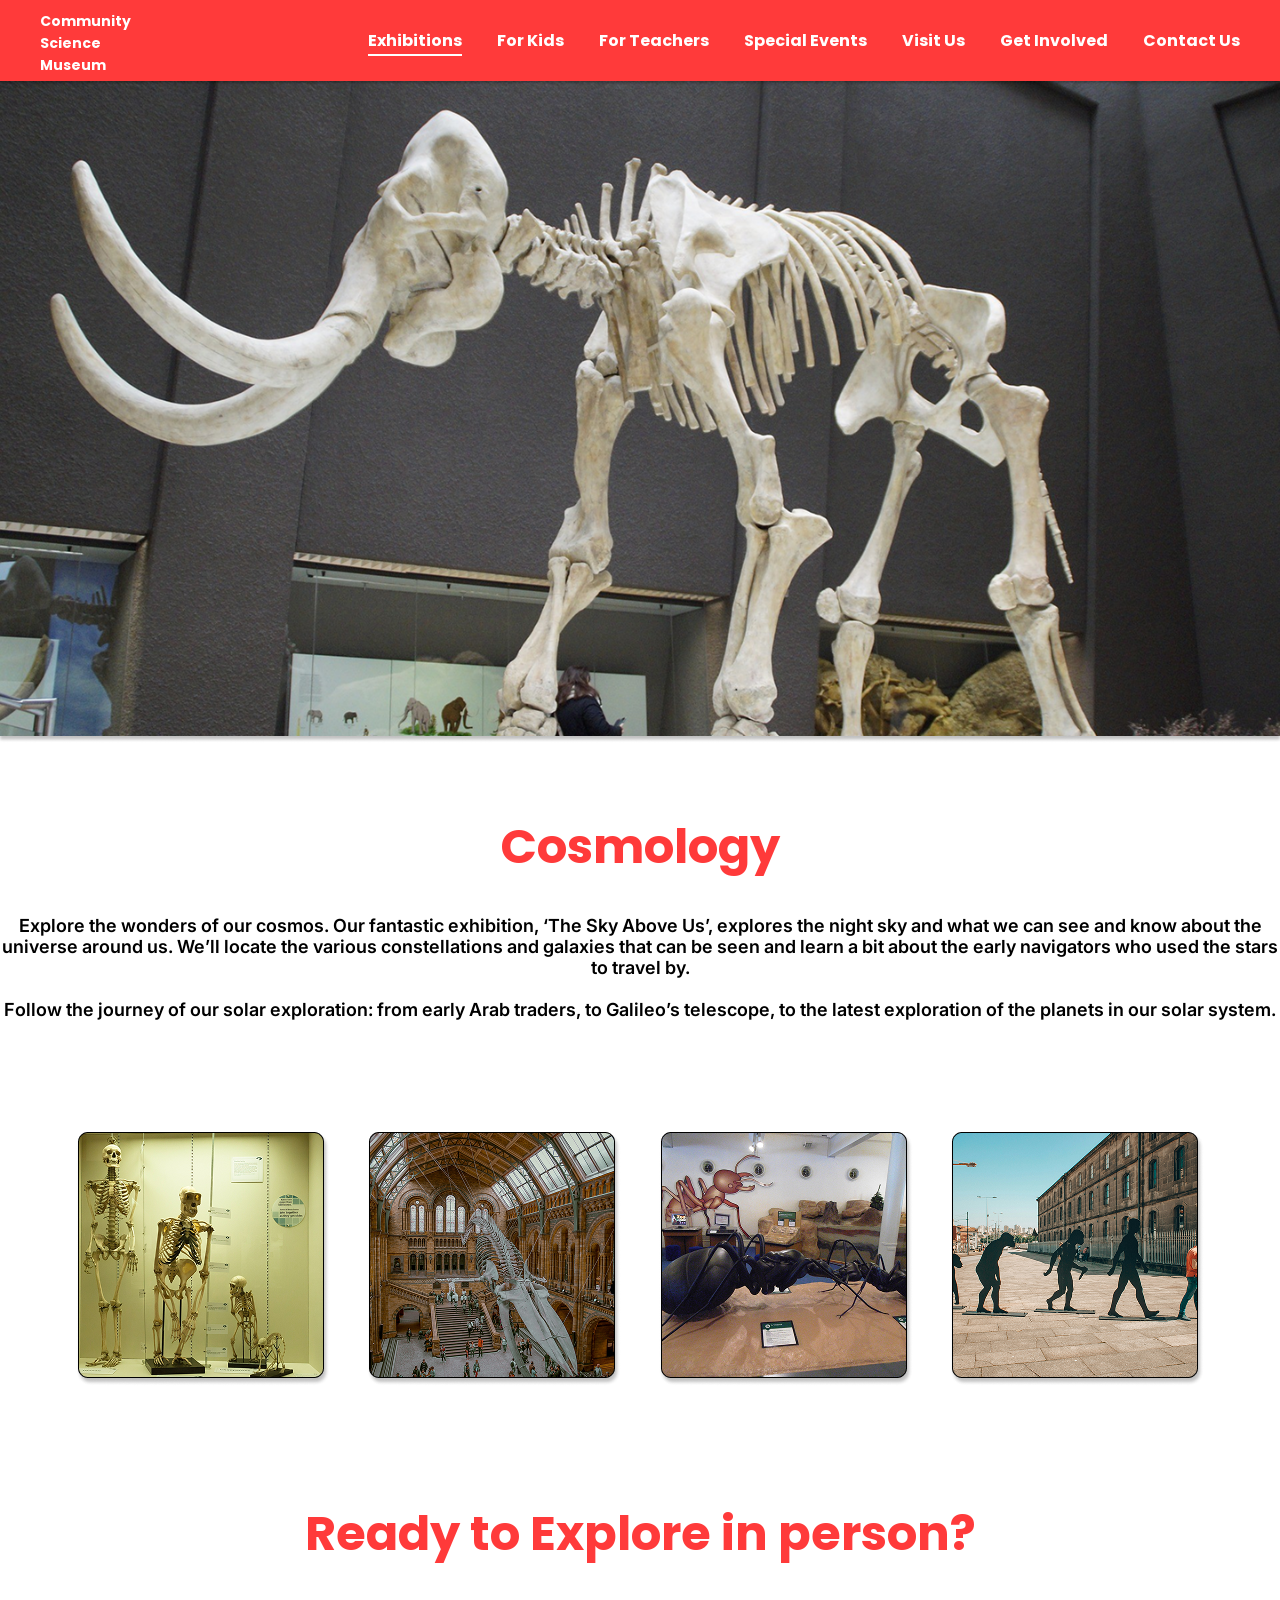
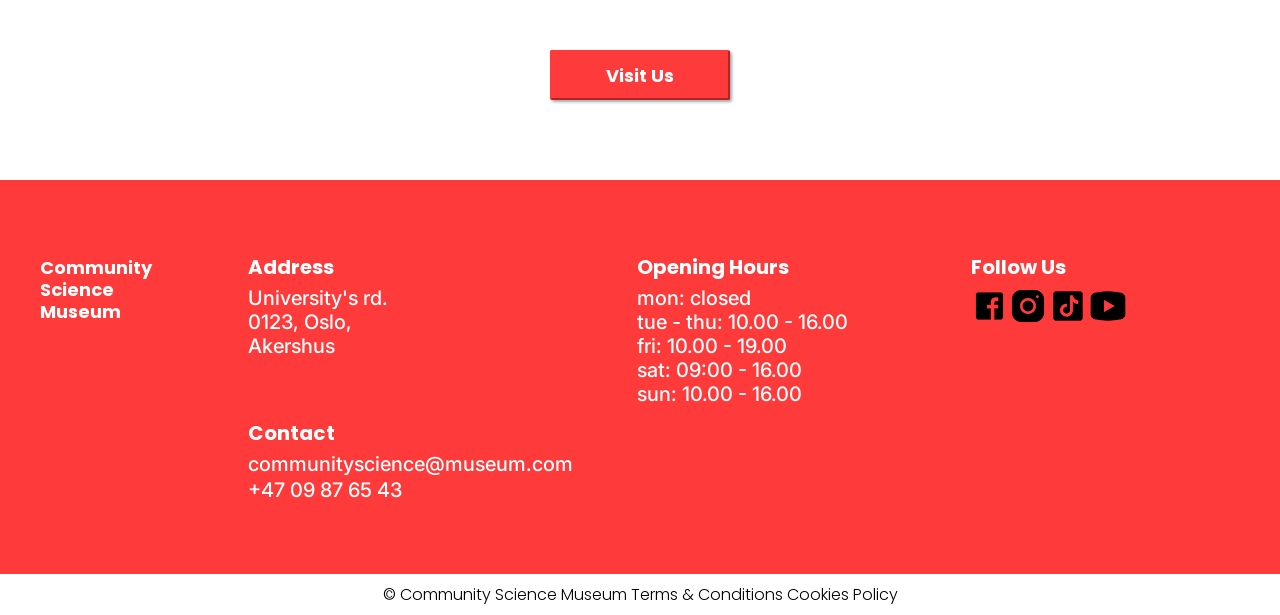
<file: evolution.html>
<!doctype html>
<html lang="en">
  <head>
    <meta charset="UTF-8" />
    <meta name="viewport" content="width=device-width, initial-scale=1.0" />
    <title>Cosmology</title>
    <link rel="stylesheet" href="css/detail-layout-style.css" />
    <meta
      name="description"
      content="Journey through the story of life on Earth. Discover how species evolved over millions of years through fossils, DNA, and interactive evolutionary exhibits."
    />
    <meta
      name="keywords"
      content="evolution, fossils, natural history, species, DNA, biology, science museum, life on earth, human evolution"
    />
  </head>

  <body>
    <!-- =========== Navigation ====================-->

    <header class="header">
      <nav>
        <div class="logo">
          <a href="index.html">
            <h3>Community<br />Science<br />Museum</h3>
          </a>
        </div>

        <div class="main-nav">
          <ul>
            <li>
              <a href="exhibitions.html" class="active" aria-current="page"
                >Exhibitions</a
              >
            </li>
            <li><a href="kids.html">For Kids</a></li>
            <li><a href="teachers.html">For Teachers</a></li>
            <li><a href="special-event.html">Special Events</a></li>
            <li><a href="visit-us.html">Visit Us</a></li>
            <li><a href="get-involved.html">Get Involved</a></li>
            <li><a href="contact.html">Contact Us</a></li>
          </ul>
        </div>
        <img
          src="img/mdi_hamburger-menu.png"
          alt="Responsive hamburger menu"
          class="menu-hamburger"
        />
      </nav>
    </header>

    <!-- ===================== Content ============================= -->

    <main class="container">
      <div class="img-head">
        <img
          src="img/mammoth-1257288_1920-2.png"
          alt="skeleton of mammoth, which is one of the extincted animals"
        />
      </div>

      <h1>Cosmology</h1>
      <p>
        Explore the wonders of our cosmos. Our fantastic exhibition, ‘The Sky
        Above Us’, explores the night sky and what we can see and know about the
        universe around us. We’ll locate the various constellations and galaxies
        that can be seen and learn a bit about the early navigators who used the
        stars to travel by.

        <br />
        <br />

        Follow the journey of our solar exploration: from early Arab traders, to
        Galileo’s telescope, to the latest exploration of the planets in our
        solar system.
      </p>

      <div class="gallery">
        <img src="img/skeleton-414543_1920-1.png" alt="human's skeleton" />
        <img
          src="img/toa-heftiba-412579-1.png"
          alt="skeleton of the dinosaur"
        />
        <img
          src="img/genoa-956405_1920-1.png"
          alt="a large ant, one of the extincted animal"
        />
        <img src="img/evolution-1.png" alt="explaining human's evolution" />
      </div>

      <div class="cta">
        <h1>Ready to Explore in person?</h1>
        <button class="btn-1" onclick="location.href = 'visit-us.html'">
          Visit Us
        </button>
      </div>
    </main>

    <!-- ================== Footer =========================-->

    <footer>
      <div class="footer_container container">
        <div class="footer_content">
          <div class="footer_logo">
            <a href="index.html">
              <h3>Community<br />Science<br />Museum</h3>
            </a>
          </div>

          <div class="footer_data">
            <div>
              <h3 class="footer_title">Address</h3>
              <ul class="footer_links">
                <li>
                  <p class="footer_link">
                    University's rd.
                    <br />
                    0123, Oslo,
                    <br />
                    Akershus
                  </p>
                </li>
              </ul>
            </div>

            <div>
              <h3 class="footer_title">Opening Hours</h3>
              <ul class="footer_links">
                <li>
                  <p class="footer_link">
                    mon: closed
                    <br />
                    tue - thu: 10.00 - 16.00
                    <br />
                    fri: 10.00 - 19.00
                    <br />
                    sat: 09:00 - 16.00
                    <br />
                    sun: 10.00 - 16.00
                  </p>
                </li>
              </ul>
            </div>

            <div>
              <h3 class="footer_title">Follow Us</h3>
              <ul class="footer_social">
                <li>
                  <a href="#">
                    <img src="img/Facebook.png" alt="Facebook Logo" />
                  </a>
                </li>
                <li>
                  <a href="#">
                    <img src="img/Instagram.png" alt="Instagram Logo" />
                  </a>
                </li>
                <li>
                  <a href="#">
                    <img src="img/TikTok.png" alt="Tiktok Logo" />
                  </a>
                </li>
                <li>
                  <a href="#">
                    <img src="img/YouTube.png" alt="YouTube Logo" />
                  </a>
                </li>
              </ul>
            </div>

            <div>
              <h3 class="footer_title">Contact</h3>
              <ul class="footer_links">
                <li>
                  <a href="#" class="footer_link"
                    >communityscience@museum.com</a
                  >
                </li>
                <li>
                  <p class="footer_tlf">+47 09 87 65 43</p>
                </li>
              </ul>
            </div>
          </div>
        </div>
      </div>
      <div class="footer_copy">
        <span>
          &#169; Community Science Museum Terms & Conditions Cookies Policy
        </span>
      </div>
    </footer>

    <!-- ====================== Script for Responsive nav bar ======================= -->

    <script>
      const menuHamburger = document.querySelector(".menu-hamburger");
      const navLinks = document.querySelector(".main-nav");

      menuHamburger.addEventListener("click", () => {
        navLinks.classList.toggle("mobile-menu");
      });
    </script>
  </body>
</html>
</file>
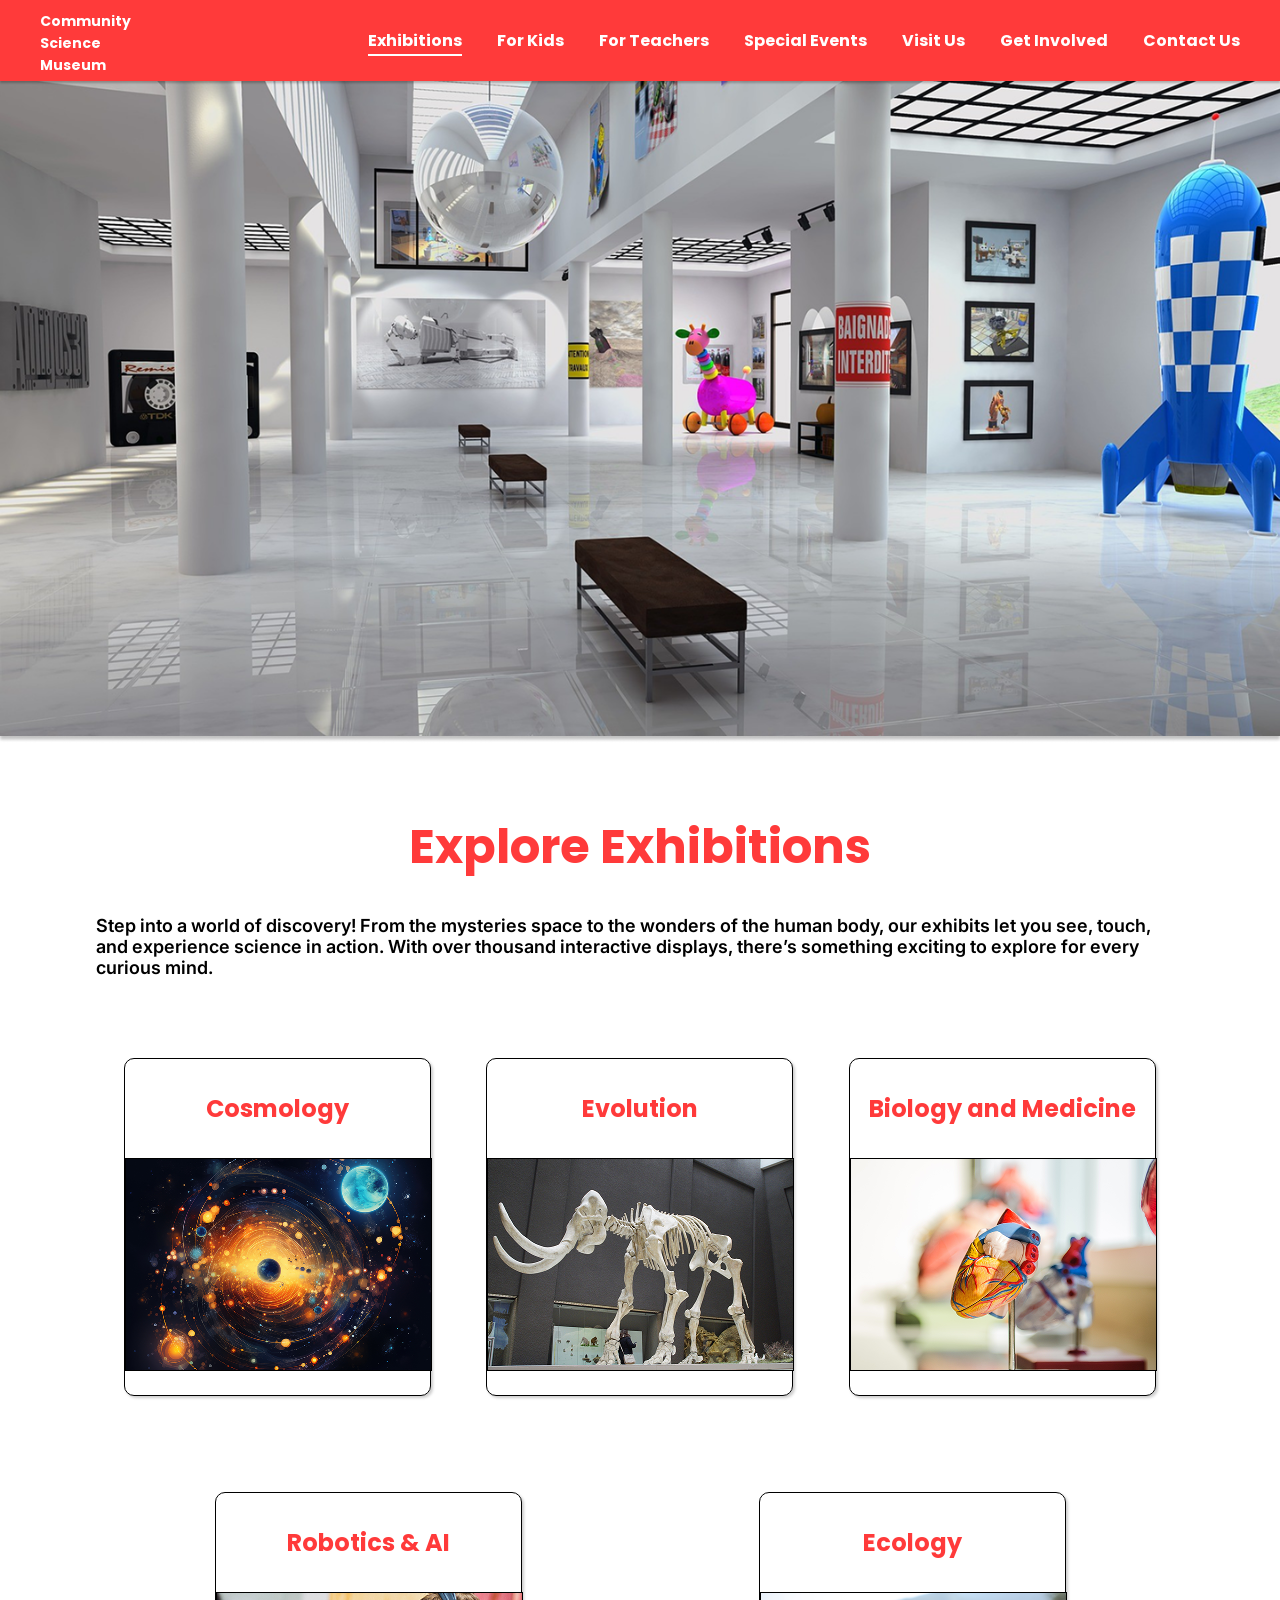
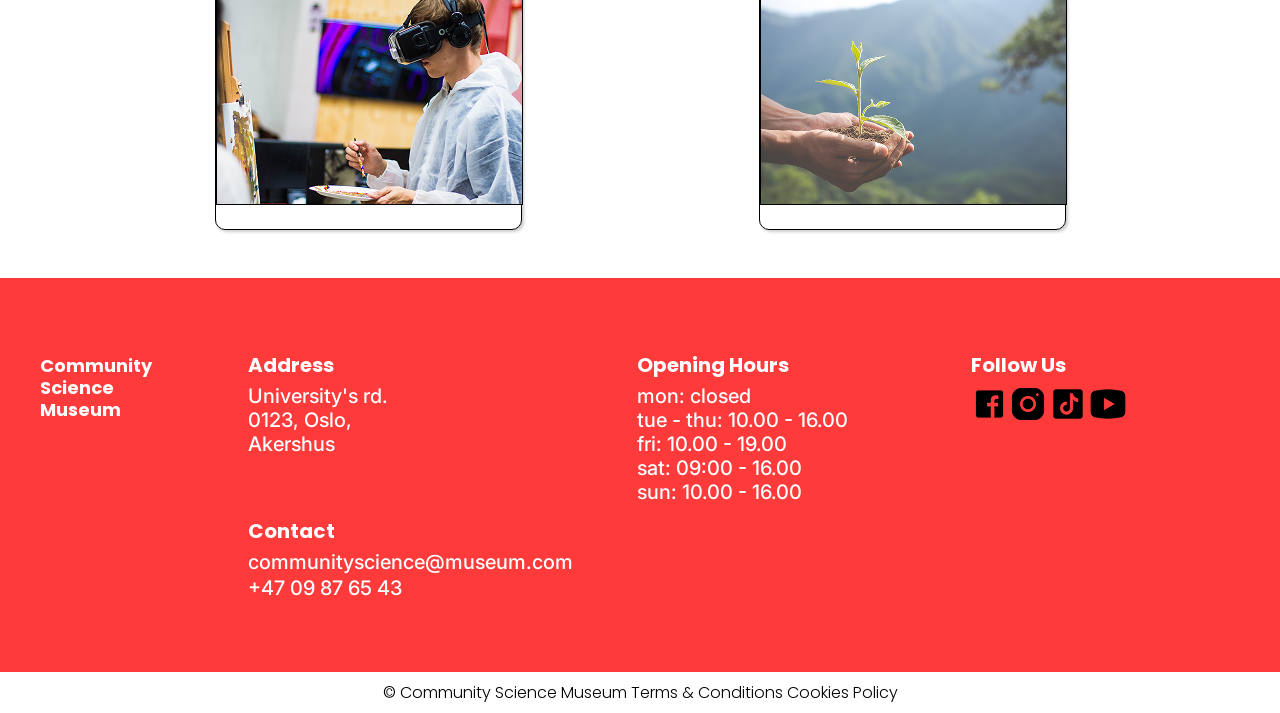
<file: exhibitions.html>
<!doctype html>
<html lang="en">
  <head>
    <meta charset="UTF-8" />
    <meta name="viewport" content="width=device-width, initial-scale=1.0" />
    <title>Exhibitions</title>
    <link rel="stylesheet" href="css/exhibition-style.css" />
    <meta
      name="description"
      content="Explore interactive science exhibitions covering space, biology, technology, and the environment. Discover, experiment, and be inspired at the Community Science Museum."
    />
    <meta
      name="keywords"
      content="science exhibitions, interactive exhibits, space, technology, biology, environment, discovery, museum"
    />
  </head>

  <body>
    <!-- =========== Navigation ====================-->

    <header class="header">
      <nav>
        <div class="logo">
          <a href="index.html">
            <h3>Community<br />Science<br />Museum</h3>
          </a>
        </div>

        <div class="main-nav">
          <ul>
            <li>
              <a href="exhibitions.html" class="active" aria-current="page"
                >Exhibitions</a
              >
            </li>
            <li><a href="kids.html">For Kids</a></li>
            <li><a href="teachers.html">For Teachers</a></li>
            <li><a href="special-event.html">Special Events</a></li>
            <li><a href="visit-us.html">Visit Us</a></li>
            <li><a href="get-involved.html">Get Involved</a></li>
            <li><a href="contact.html">Contact Us</a></li>
          </ul>
        </div>
        <img
          src="img/mdi_hamburger-menu.png"
          alt="Responsive hamburger menu"
          class="menu-hamburger"
        />
      </nav>
    </header>

    <!-- ====================== Content ========================= -->

    <main class="container">
      <div class="img-head">
        <img src="img/exhibition-1863344_1920-1.png" alt="exhibition room" />
      </div>

      <h1>Explore Exhibitions</h1>
      <p class="p-head">
        Step into a world of discovery! From the mysteries space to the wonders
        of the human body, our exhibits let you see, touch, and experience
        science in action. With over thousand interactive displays, there’s
        something exciting to explore for every curious mind.
      </p>

      <div class="exhibition_content">
        <a href="cosmology.html">
          <div class="exhibition_card">
            <h3>Cosmology</h3>
            <img
              src="img/digital-art-galaxy-2.png"
              alt="AI digital art of the Galaxy"
            />
          </div>
        </a>

        <a href="evolution.html">
          <div class="exhibition_card">
            <h3>Evolution</h3>
            <img
              src="img/mammoth-1257288_1920-1.png"
              alt="skeleton of a mammoth"
            />
          </div>
        </a>

        <a href="biology-medicine.html">
          <div class="exhibition_card">
            <h3>Biology and Medicine</h3>
            <img
              src="img/heart-2607178_1920-1.png"
              alt="Biology of the heart"
            />
          </div>
        </a>

        <a href="robotics-ai.html">
          <div class="exhibition_card">
            <h3>Robotics & AI</h3>
            <img
              src="img/billetto-editorial-334686-1.png"
              alt="Using VR to paint through the virtual world"
            />
          </div>
        </a>

        <a href="ecology.html">
          <div class="exhibition_card">
            <h3>Ecology</h3>
            <img
              src="img/environmental-conservation-garden-children-1.png"
              alt="plant will reduce global warming"
            />
          </div>
        </a>
      </div>
    </main>

    <!-- ================== Footer =========================-->

    <footer>
      <div class="footer_container container">
        <div class="footer_content">
          <div class="footer_logo">
            <a href="index.html">
              <h3>Community<br />Science<br />Museum</h3>
            </a>
          </div>

          <div class="footer_data">
            <div>
              <h3 class="footer_title">Address</h3>
              <ul class="footer_links">
                <li>
                  <p class="footer_link">
                    University's rd.
                    <br />
                    0123, Oslo,
                    <br />
                    Akershus
                  </p>
                </li>
              </ul>
            </div>

            <div>
              <h3 class="footer_title">Opening Hours</h3>
              <ul class="footer_links">
                <li>
                  <p class="footer_link">
                    mon: closed
                    <br />
                    tue - thu: 10.00 - 16.00
                    <br />
                    fri: 10.00 - 19.00
                    <br />
                    sat: 09:00 - 16.00
                    <br />
                    sun: 10.00 - 16.00
                  </p>
                </li>
              </ul>
            </div>

            <div>
              <h3 class="footer_title">Follow Us</h3>
              <ul class="footer_social">
                <li>
                  <a href="#">
                    <img src="img/Facebook.png" alt="Facebook Logo" />
                  </a>
                </li>
                <li>
                  <a href="#">
                    <img src="img/Instagram.png" alt="Instagram Logo" />
                  </a>
                </li>
                <li>
                  <a href="#">
                    <img src="img/TikTok.png" alt="Tiktok Logo" />
                  </a>
                </li>
                <li>
                  <a href="#">
                    <img src="img/YouTube.png" alt="YouTube Logo" />
                  </a>
                </li>
              </ul>
            </div>

            <div>
              <h3 class="footer_title">Contact</h3>
              <ul class="footer_links">
                <li>
                  <a href="#" class="footer_link"
                    >communityscience@museum.com</a
                  >
                </li>
                <li>
                  <p class="footer_tlf">+47 09 87 65 43</p>
                </li>
              </ul>
            </div>
          </div>
        </div>
      </div>
      <div class="footer_copy">
        <span>
          &#169; Community Science Museum Terms & Conditions Cookies Policy
        </span>
      </div>
    </footer>

    <!-- ====================== Script for Responsive nav bar ======================= -->

    <script>
      const menuHamburger = document.querySelector(".menu-hamburger");
      const navLinks = document.querySelector(".main-nav");

      menuHamburger.addEventListener("click", () => {
        navLinks.classList.toggle("mobile-menu");
      });
    </script>
  </body>
</html>
</file>
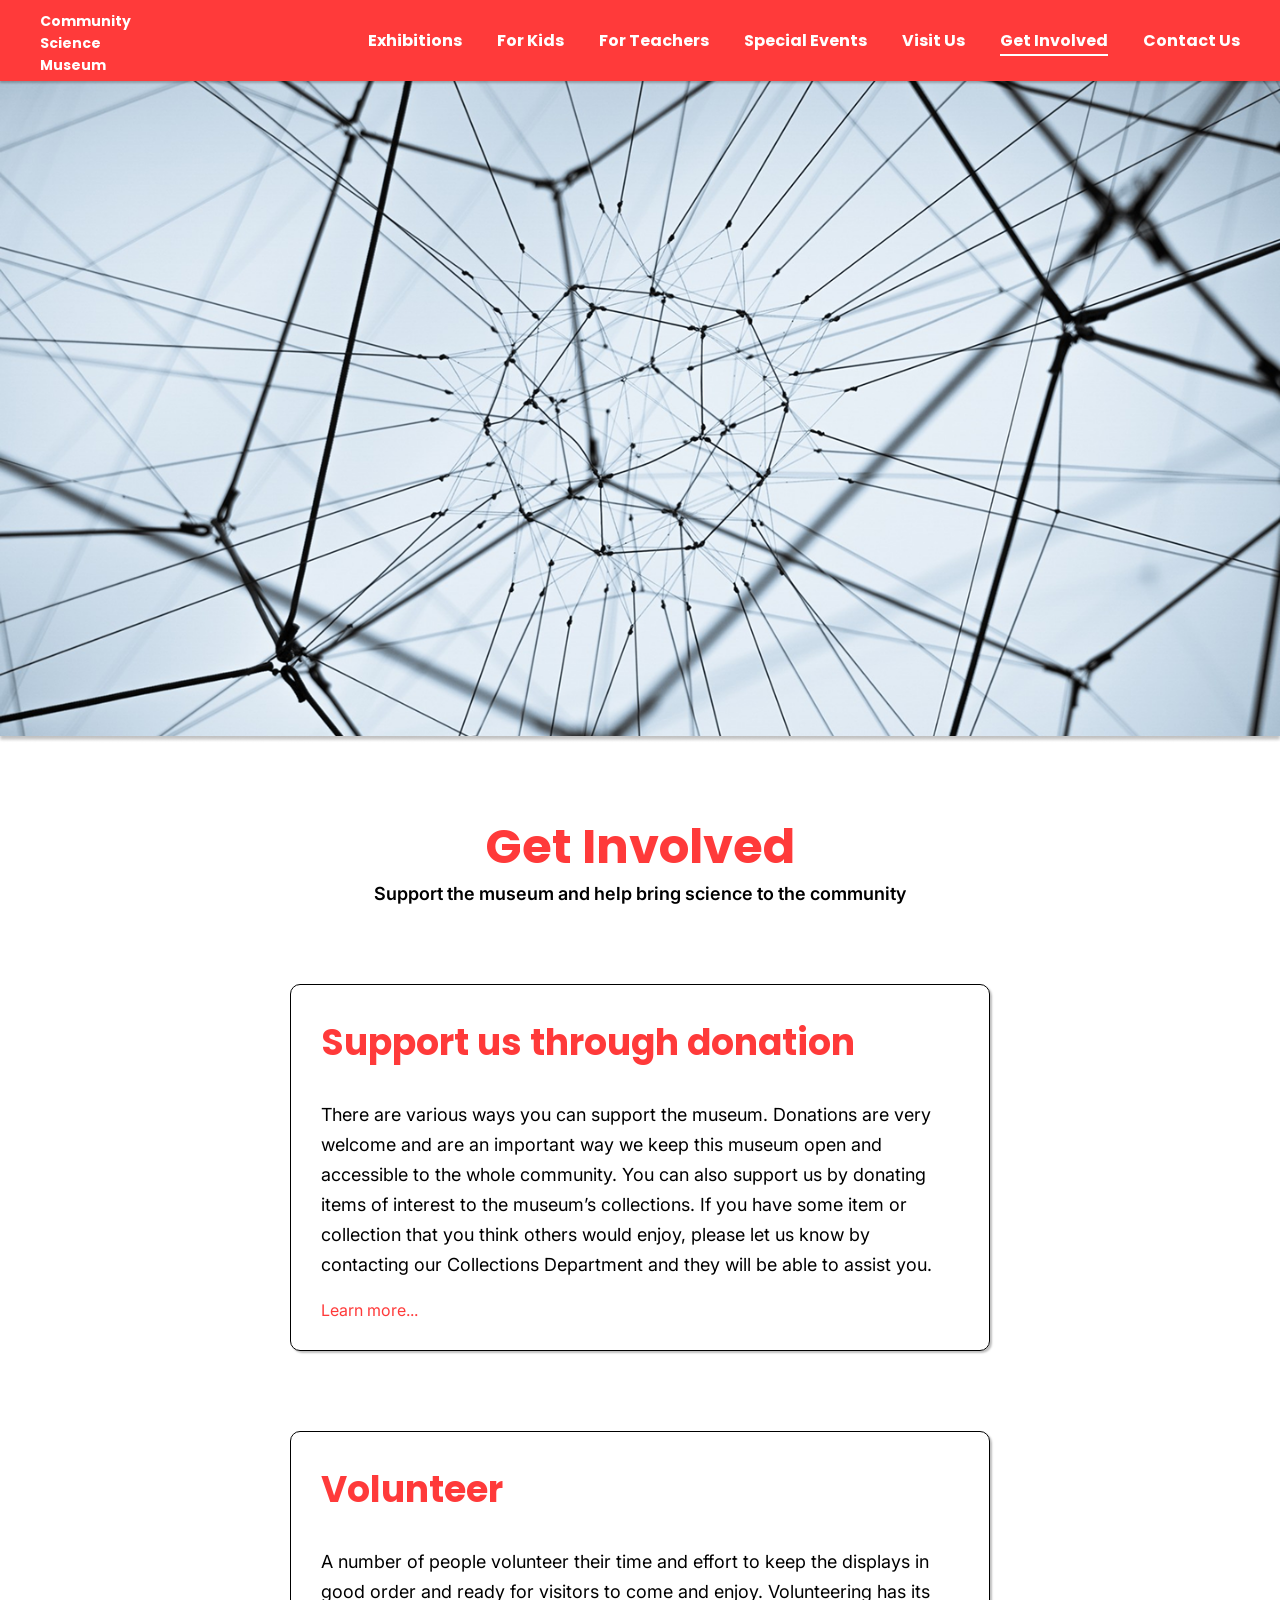
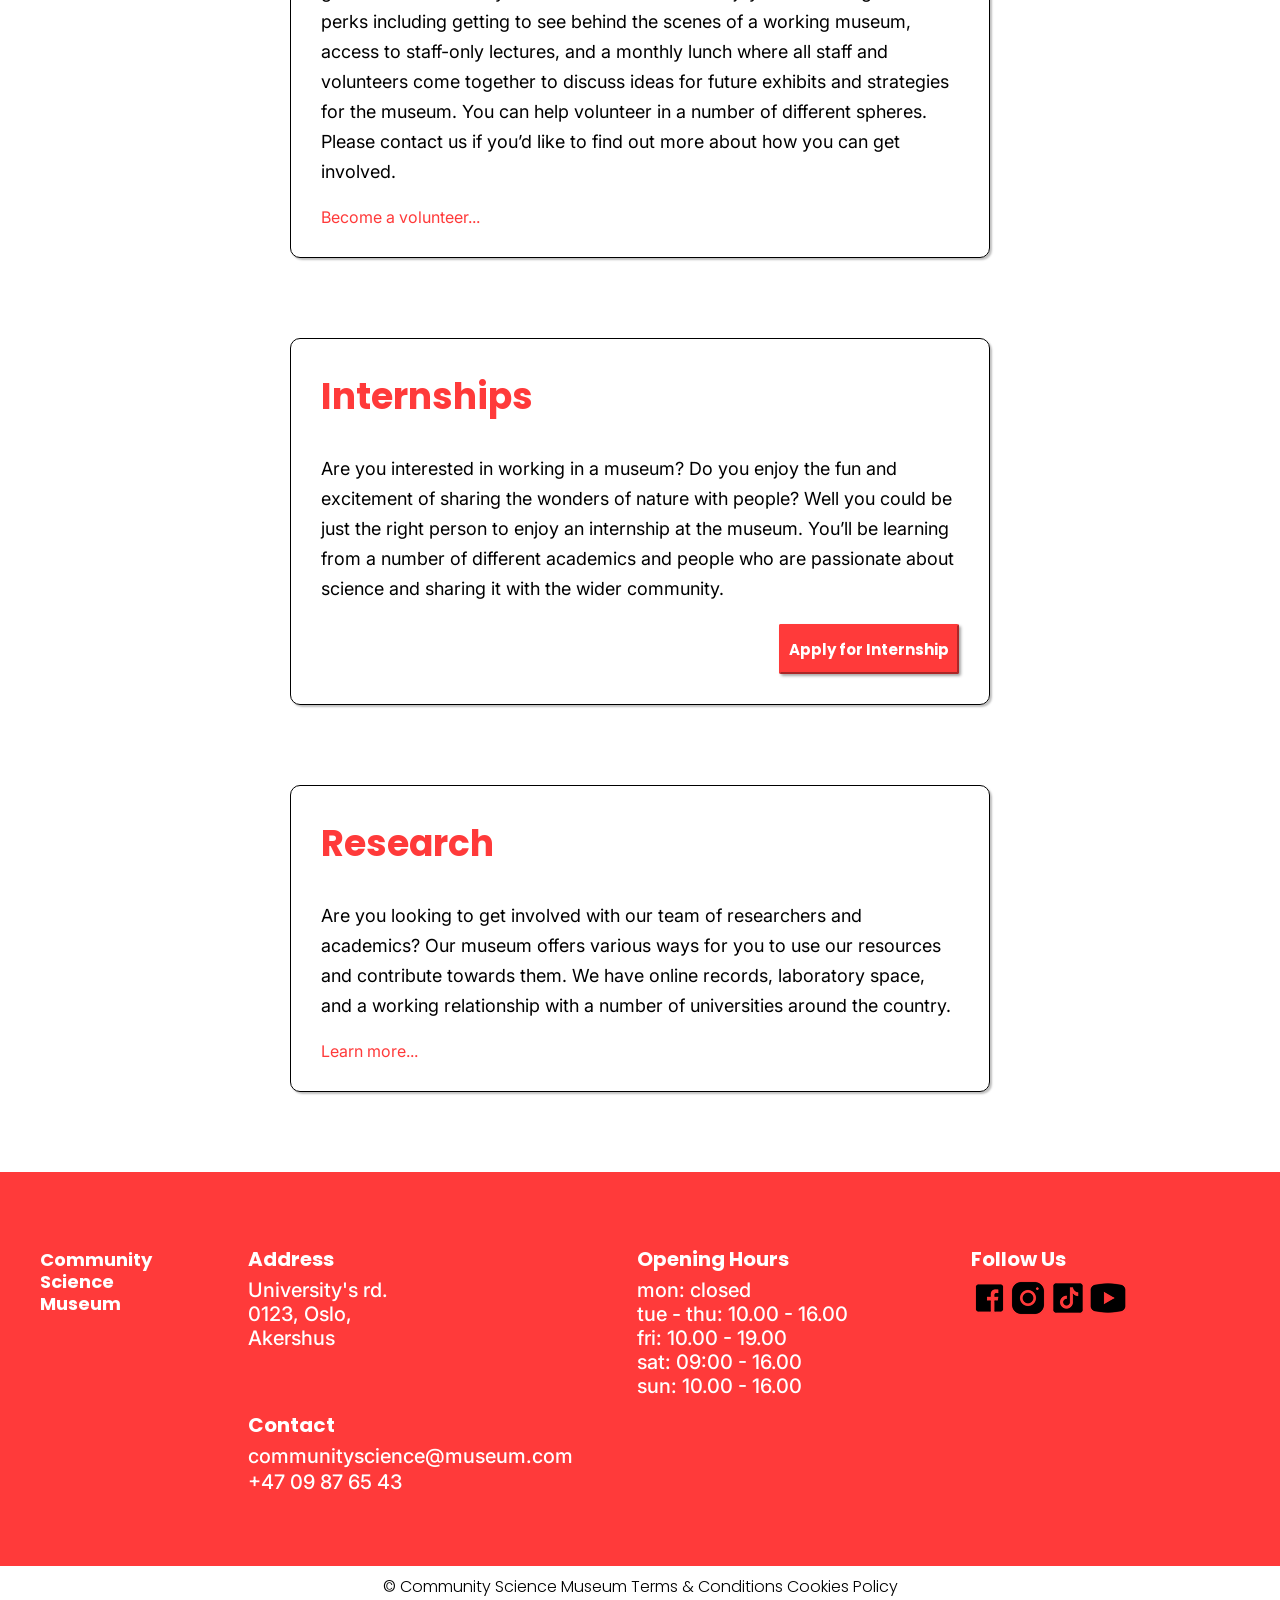
<file: get-involved.html>
<!doctype html>
<html lang="en">
  <head>
    <meta charset="UTF-8" />
    <meta name="viewport" content="width=device-width, initial-scale=1.0" />
    <title>Get Involved</title>
    <meta
      name="description"
      content="Support the Community Science Museum by volunteering, donating, or partnering with us. Help inspire curiosity and make science accessible to everyone."
    />
    <meta
      name="keywords"
      content="get involved, volunteer, donate, partnership, support museum, community science, science education"
    />
    <link rel="stylesheet" href="css/get-involved-style.css" />
  </head>

  <body>
    <!-- =========== Navigation ====================-->

    <header class="header">
      <nav>
        <div class="logo">
          <a href="index.html">
            <h3>Community<br />Science<br />Museum</h3>
          </a>
        </div>

        <div class="main-nav">
          <ul>
            <li><a href="exhibitions.html">Exhibitions</a></li>
            <li><a href="kids.html">For Kids</a></li>
            <li><a href="teachers.html">For Teachers</a></li>
            <li><a href="special-event.html">Special Events</a></li>
            <li><a href="visit-us.html">Visit Us</a></li>
            <li>
              <a href="get-involved.html" class="active" aria-current="page"
                >Get Involved</a
              >
            </li>
            <li><a href="contact.html">Contact Us</a></li>
          </ul>
        </div>
        <img
          src="img/mdi_hamburger-menu.png"
          alt="Responsive hamburger menu"
          class="menu-hamburger"
        />
      </nav>
    </header>

    <!-- ======================= Content ===========================-->

    <main class="container">
      <div class="img-head">
        <img src="img/william-bout-264826.jpg" alt="Chemical" />
      </div>

      <h1>Get Involved</h1>
      <p class="p-head">
        Support the museum and help bring science to the community
      </p>

      <div class="container_info_card">
        <div class="info_card">
          <h3>Support us through donation</h3>
          <p class="desc">
            There are various ways you can support the museum. Donations are
            very welcome and are an important way we keep this museum open and
            accessible to the whole community. You can also support us by
            donating items of interest to the museum’s collections. If you have
            some item or collection that you think others would enjoy, please
            let us know by contacting our Collections Department and they will
            be able to assist you.
          </p>
          <a href="#">Learn more...</a>
        </div>

        <div class="info_card">
          <h3>Volunteer</h3>
          <p class="desc">
            A number of people volunteer their time and effort to keep the
            displays in good order and ready for visitors to come and enjoy.
            Volunteering has its perks including getting to see behind the
            scenes of a working museum, access to staff-only lectures, and a
            monthly lunch where all staff and volunteers come together to
            discuss ideas for future exhibits and strategies for the museum. You
            can help volunteer in a number of different spheres. Please contact
            us if you’d like to find out more about how you can get involved.
          </p>
          <a href="#">Become a volunteer...</a>
        </div>

        <div class="info_card">
          <h3>Internships</h3>
          <p class="desc">
            Are you interested in working in a museum? Do you enjoy the fun and
            excitement of sharing the wonders of nature with people? Well you
            could be just the right person to enjoy an internship at the museum.
            You’ll be learning from a number of different academics and people
            who are passionate about science and sharing it with the wider
            community.
          </p>
          <div class="bottom-right-btn">
            <button class="btn-1" onclick="location.href = 'comingsoon.html'">
              Apply for Internship
            </button>
          </div>
        </div>

        <div class="info_card">
          <h3>Research</h3>
          <p class="desc">
            Are you looking to get involved with our team of researchers and
            academics? Our museum offers various ways for you to use our
            resources and contribute towards them. We have online records,
            laboratory space, and a working relationship with a number of
            universities around the country.
          </p>
          <a href="#">Learn more...</a>
        </div>
      </div>
    </main>

    <!-- ================== Footer =========================-->

    <footer>
      <div class="footer_container container">
        <div class="footer_content">
          <div class="footer_logo">
            <a href="index.html">
              <h3>Community<br />Science<br />Museum</h3>
            </a>
          </div>

          <div class="footer_data">
            <div>
              <h3 class="footer_title">Address</h3>
              <ul class="footer_links">
                <li>
                  <p class="footer_link">
                    University's rd.
                    <br />
                    0123, Oslo,
                    <br />
                    Akershus
                  </p>
                </li>
              </ul>
            </div>

            <div>
              <h3 class="footer_title">Opening Hours</h3>
              <ul class="footer_links">
                <li>
                  <p class="footer_link">
                    mon: closed
                    <br />
                    tue - thu: 10.00 - 16.00
                    <br />
                    fri: 10.00 - 19.00
                    <br />
                    sat: 09:00 - 16.00
                    <br />
                    sun: 10.00 - 16.00
                  </p>
                </li>
              </ul>
            </div>

            <div>
              <h3 class="footer_title">Follow Us</h3>
              <ul class="footer_social">
                <li>
                  <a href="#">
                    <img src="img/Facebook.png" alt="Facebook Logo" />
                  </a>
                </li>
                <li>
                  <a href="#">
                    <img src="img/Instagram.png" alt="Instagram Logo" />
                  </a>
                </li>
                <li>
                  <a href="#">
                    <img src="img/TikTok.png" alt="Tiktok Logo" />
                  </a>
                </li>
                <li>
                  <a href="#">
                    <img src="img/YouTube.png" alt="YouTube Logo" />
                  </a>
                </li>
              </ul>
            </div>

            <div>
              <h3 class="footer_title">Contact</h3>
              <ul class="footer_links">
                <li>
                  <a href="#" class="footer_link"
                    >communityscience@museum.com</a
                  >
                </li>
                <li>
                  <p class="footer_tlf">+47 09 87 65 43</p>
                </li>
              </ul>
            </div>
          </div>
        </div>
      </div>
      <div class="footer_copy">
        <span>
          &#169; Community Science Museum Terms & Conditions Cookies Policy
        </span>
      </div>
    </footer>

    <!-- ====================== Script for Responsive nav bar ======================= -->

    <script>
      const menuHamburger = document.querySelector(".menu-hamburger");
      const navLinks = document.querySelector(".main-nav");

      menuHamburger.addEventListener("click", () => {
        navLinks.classList.toggle("mobile-menu");
      });
    </script>
  </body>
</html>
</file>
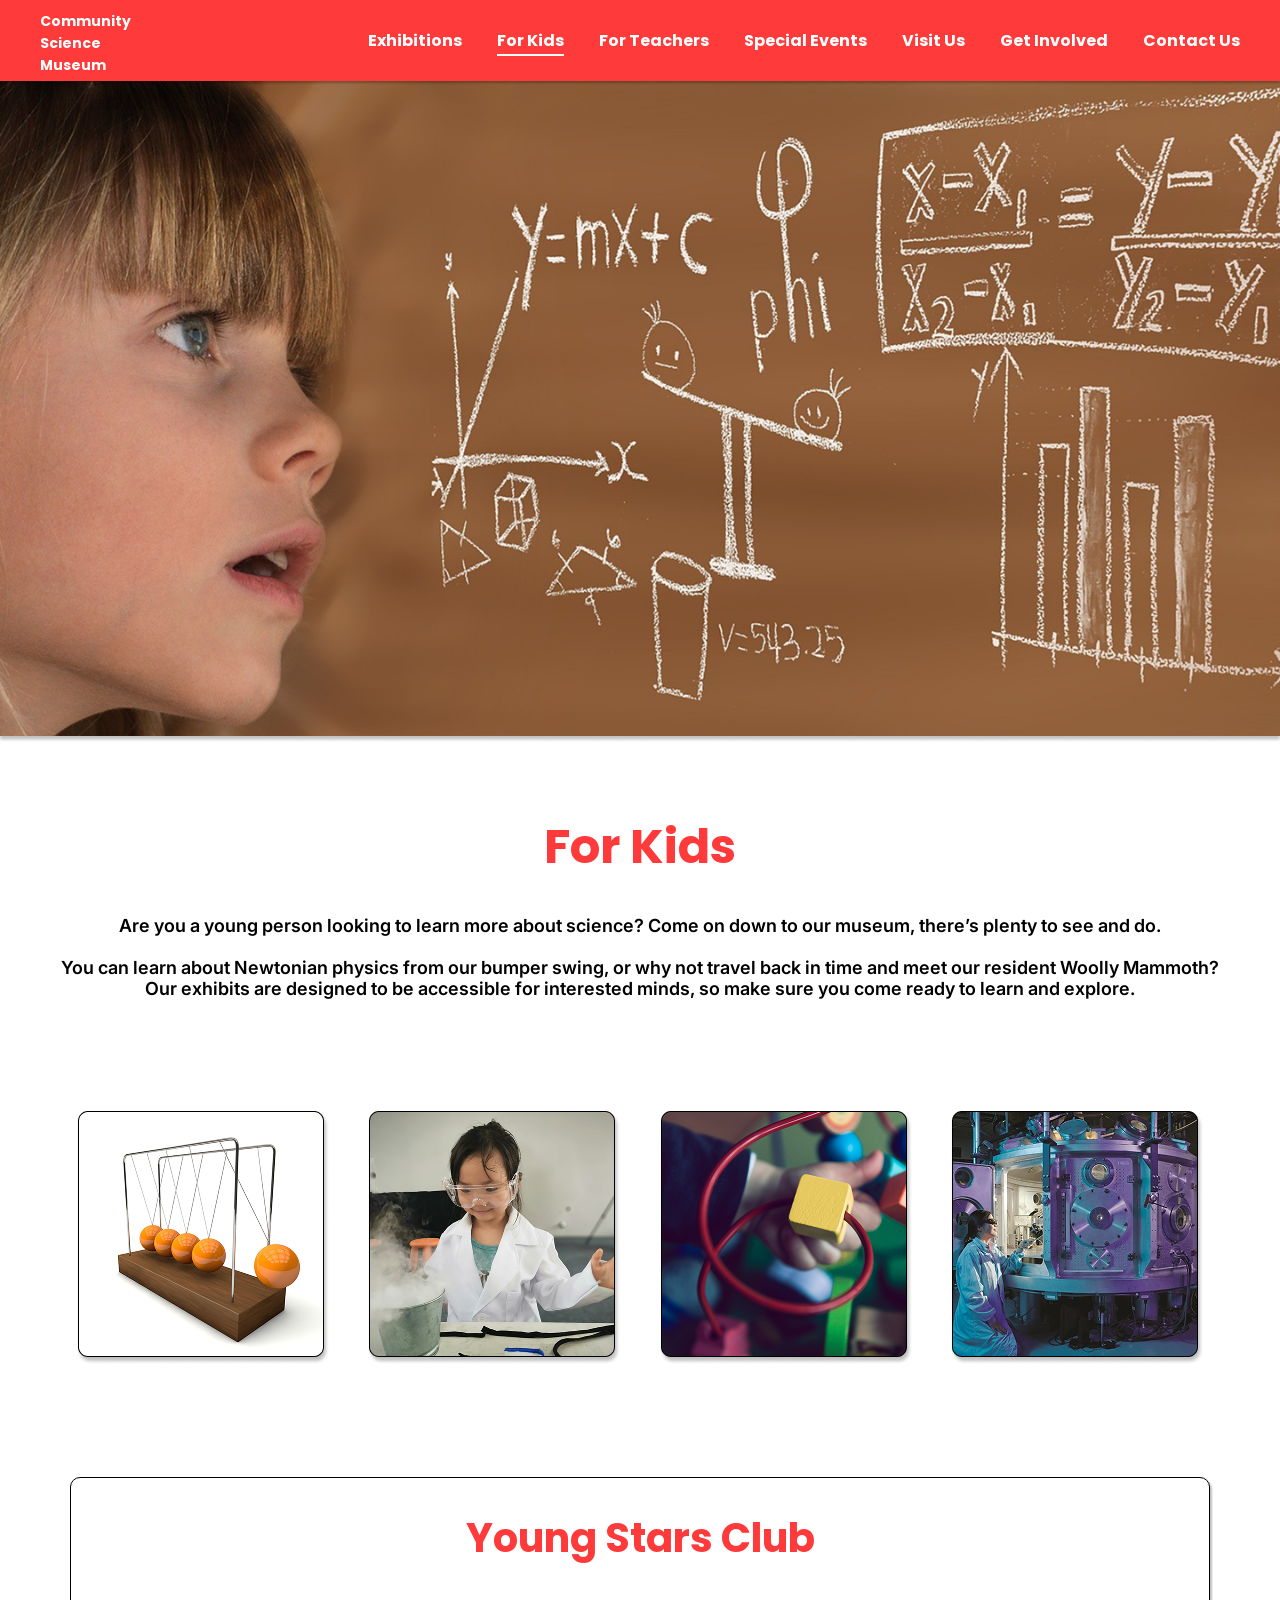
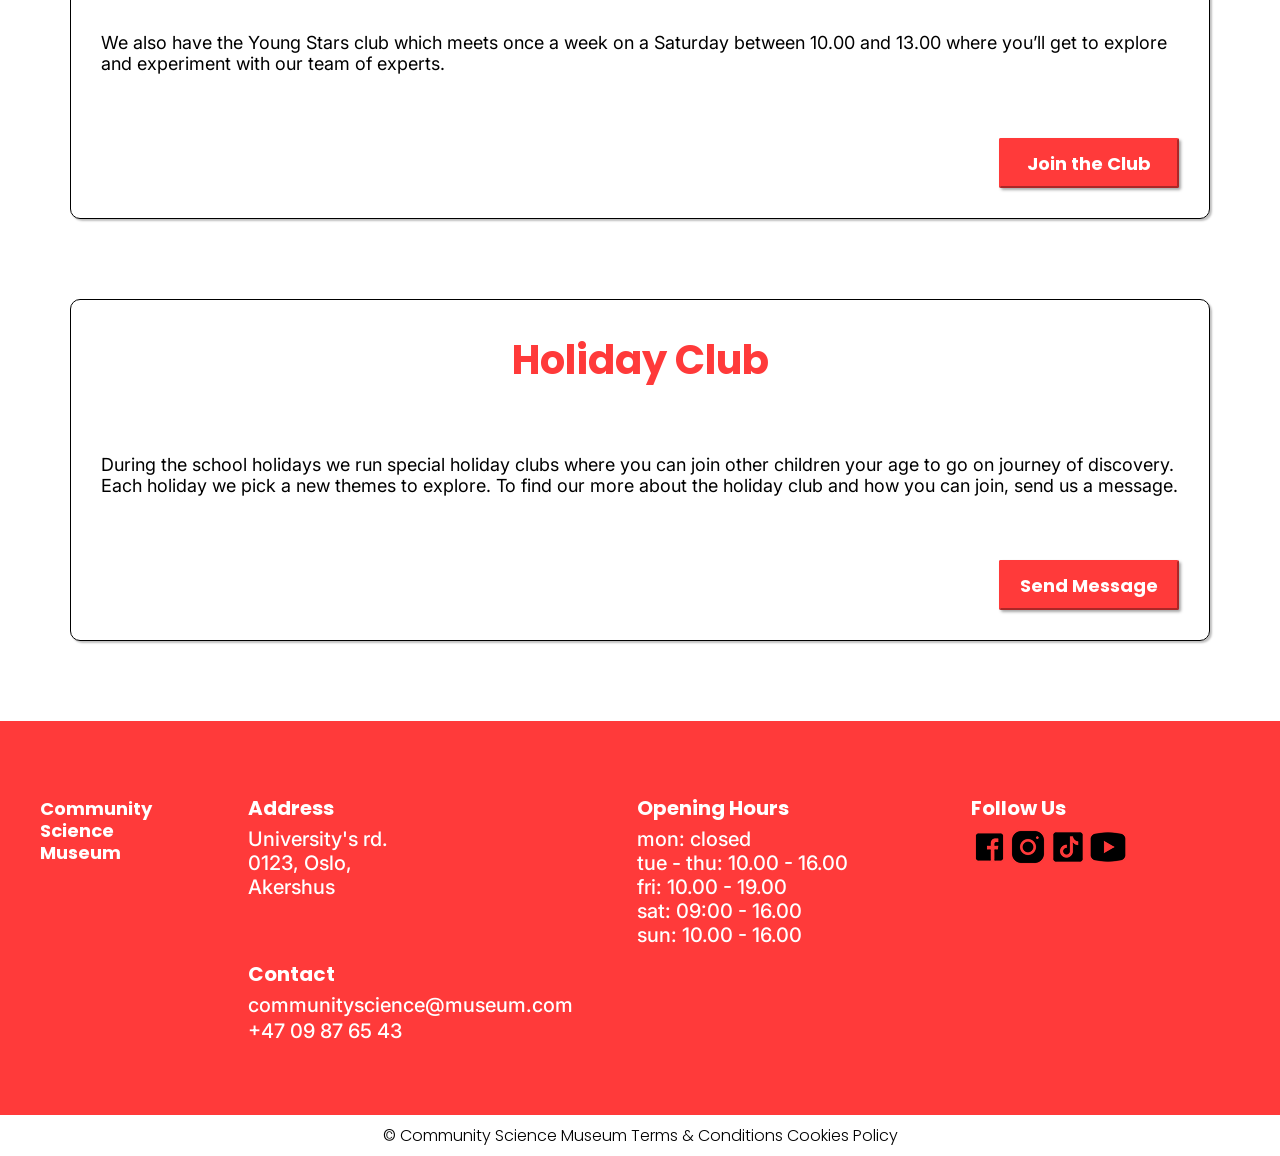
<file: kids.html>
<!doctype html>
<html lang="en">
  <head>
    <meta charset="UTF-8" />
    <meta name="viewport" content="width=device-width, initial-scale=1.0" />
    <title>For Kids</title>
    <meta
      name="description"
      content="Explore science in a fun and interactive way! The Community Science Museum’s Kids Zone is packed with hands-on experiments, games, and learning adventures for curious young minds."
    />
    <meta
      name="keywords"
      content="science for kids, kids museum, interactive exhibits, STEM learning, hands-on experiments, fun science activities"
    />
    <link rel="stylesheet" href="css/detail-layout-style.css" />
  </head>

  <body>
    <!-- =========== Navigation ====================-->

    <header class="header">
      <nav>
        <div class="logo">
          <a href="index.html">
            <h3>Community<br />Science<br />Museum</h3>
          </a>
        </div>

        <div class="main-nav">
          <ul>
            <li><a href="exhibitions.html">Exhibitions</a></li>
            <li>
              <a href="kids.html" class="active" aria-current="page"
                >For Kids</a
              >
            </li>
            <li><a href="teachers.html">For Teachers</a></li>
            <li><a href="special-event.html">Special Events</a></li>
            <li><a href="visit-us.html">Visit Us</a></li>
            <li><a href="get-involved.html">Get Involved</a></li>
            <li><a href="contact.html">Contact Us</a></li>
          </ul>
        </div>
        <img
          src="img/mdi_hamburger-menu.png"
          alt="Responsive hamburger menu"
          class="menu-hamburger"
        />
      </nav>
    </header>

    <!-- ===================== Content ============================= -->

    <main class="container">
      <div class="img-head">
        <img src="img/learn-2405206_1920-1.png" alt="a kid learning math" />
      </div>

      <h1>For Kids</h1>
      <p class="p-head">
        Are you a young person looking to learn more about science? Come on down
        to our museum, there’s plenty to see and do. <br /><br />

        You can learn about Newtonian physics from our bumper swing, or why not
        travel back in time and meet our resident Woolly Mammoth? Our exhibits
        are designed to be accessible for interested minds, so make sure you
        come ready to learn and explore.
      </p>

      <div class="gallery">
        <img src="img/ball-1010907_1920-1.png" alt="bumber swing" />
        <img
          src="img/kids-science-2.png"
          alt="a little girl doing experiment"
        />
        <img src="img/markus-spiske-197281-1.png" alt="learning blocks" />
        <img
          src="img/scientific-2040795_1280-2.png"
          alt="scientific observing a time machine"
        />
      </div>

      <div class="container_info_card">
        <div class="info_card">
          <h2>Young Stars Club</h2>
          <p>
            We also have the Young Stars club which meets once a week on a
            Saturday between 10.00 and 13.00 where you’ll get to explore and
            experiment with our team of experts.
          </p>
          <div class="bottom-right-btn">
            <button class="btn-1" onclick="location.href = 'comingsoon.html'">
              Join the Club
            </button>
          </div>
        </div>

        <div class="info_card">
          <h2>Holiday Club</h2>
          <p>
            During the school holidays we run special holiday clubs where you
            can join other children your age to go on journey of discovery. Each
            holiday we pick a new themes to explore. To find our more about the
            holiday club and how you can join, send us a message.
          </p>
          <div class="bottom-right-btn">
            <button class="btn-1" onclick="location.href = 'contact.html'">
              Send Message
            </button>
          </div>
        </div>
      </div>
    </main>

    <!-- ================== Footer =========================-->

    <footer>
      <div class="footer_container container">
        <div class="footer_content">
          <div class="footer_logo">
            <a href="index.html">
              <h3>Community<br />Science<br />Museum</h3>
            </a>
          </div>

          <div class="footer_data">
            <div>
              <h3 class="footer_title">Address</h3>
              <ul class="footer_links">
                <li>
                  <p class="footer_link">
                    University's rd.
                    <br />
                    0123, Oslo,
                    <br />
                    Akershus
                  </p>
                </li>
              </ul>
            </div>

            <div>
              <h3 class="footer_title">Opening Hours</h3>
              <ul class="footer_links">
                <li>
                  <p class="footer_link">
                    mon: closed
                    <br />
                    tue - thu: 10.00 - 16.00
                    <br />
                    fri: 10.00 - 19.00
                    <br />
                    sat: 09:00 - 16.00
                    <br />
                    sun: 10.00 - 16.00
                  </p>
                </li>
              </ul>
            </div>

            <div>
              <h3 class="footer_title">Follow Us</h3>
              <ul class="footer_social">
                <li>
                  <a href="#">
                    <img src="img/Facebook.png" alt="Facebook Logo" />
                  </a>
                </li>
                <li>
                  <a href="#">
                    <img src="img/Instagram.png" alt="Instagram Logo" />
                  </a>
                </li>
                <li>
                  <a href="#">
                    <img src="img/TikTok.png" alt="Tiktok Logo" />
                  </a>
                </li>
                <li>
                  <a href="#">
                    <img src="img/YouTube.png" alt="YouTube Logo" />
                  </a>
                </li>
              </ul>
            </div>

            <div>
              <h3 class="footer_title">Contact</h3>
              <ul class="footer_links">
                <li>
                  <a href="#" class="footer_link"
                    >communityscience@museum.com</a
                  >
                </li>
                <li>
                  <p class="footer_tlf">+47 09 87 65 43</p>
                </li>
              </ul>
            </div>
          </div>
        </div>
      </div>
      <div class="footer_copy">
        <span>
          &#169; Community Science Museum Terms & Conditions Cookies Policy
        </span>
      </div>
    </footer>

    <!-- ====================== Script for Responsive nav bar ======================= -->

    <script>
      const menuHamburger = document.querySelector(".menu-hamburger");
      const navLinks = document.querySelector(".main-nav");

      menuHamburger.addEventListener("click", () => {
        navLinks.classList.toggle("mobile-menu");
      });
    </script>
  </body>
</html>
</file>
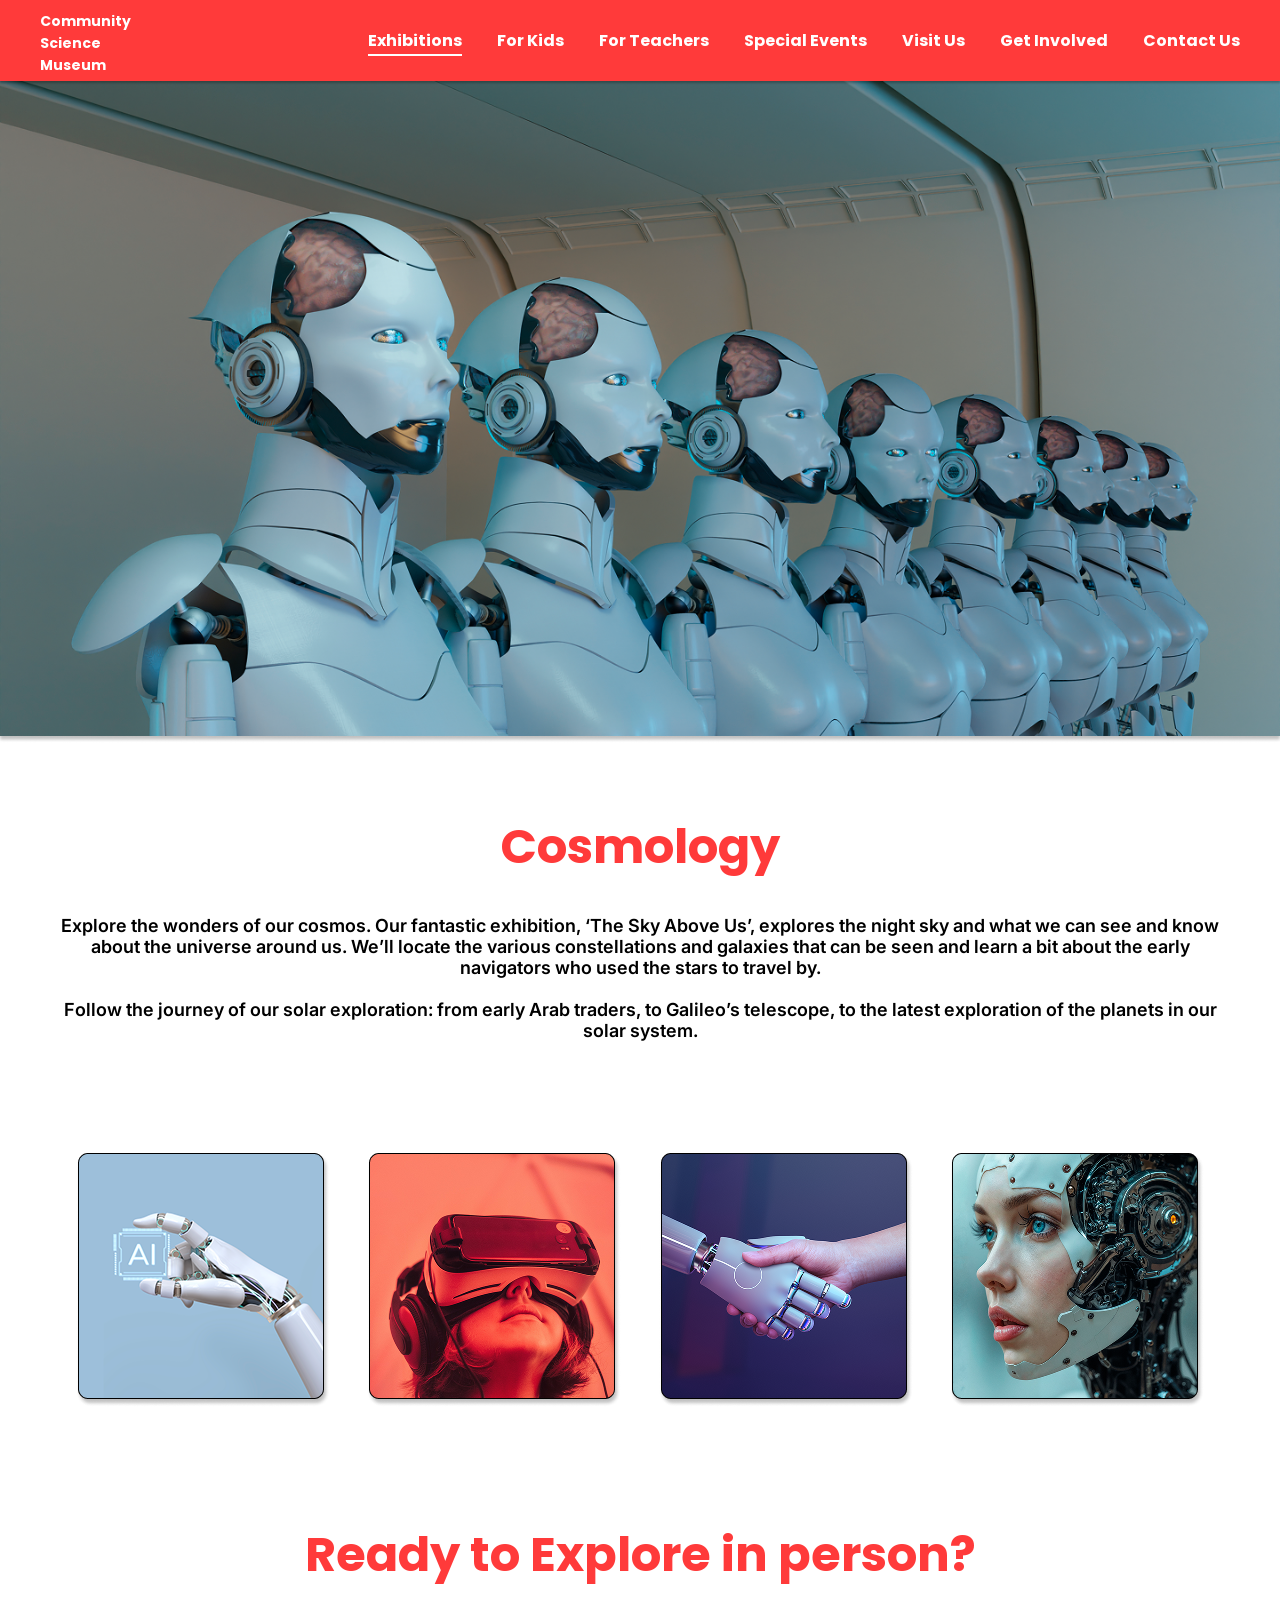
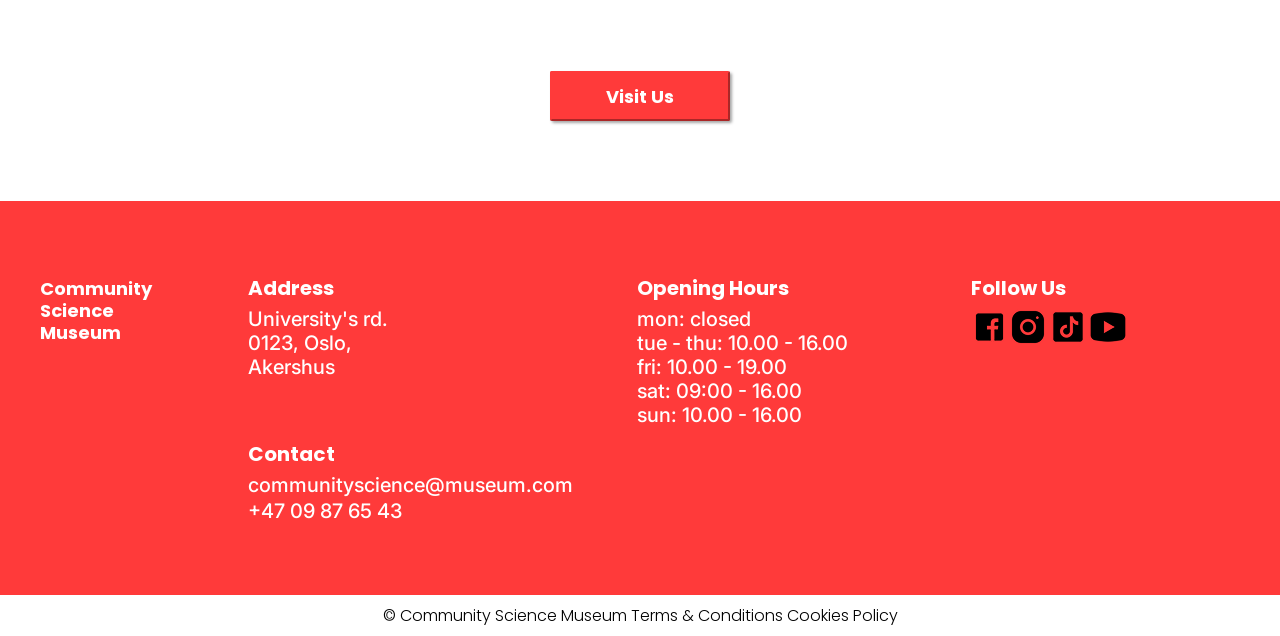
<file: robotics-ai.html>
<!doctype html>
<html lang="en">
  <head>
    <meta charset="UTF-8" />
    <meta name="viewport" content="width=device-width, initial-scale=1.0" />
    <title>Cosmology</title>
    <link rel="stylesheet" href="css/detail-layout-style.css" />
    <meta
      name="description"
      content="Step into the future with our Robotics & AI exhibitions. Discover how machines think, move, and learn through interactive displays and real-world innovations."
    />
    <meta
      name="keywords"
      content="robotics, artificial intelligence, AI, technology, innovation, science museum, interactive exhibits, future tech"
    />
  </head>

  <body>
    <!-- =========== Navigation ====================-->

    <header class="header">
      <nav>
        <div class="logo">
          <a href="index.html">
            <h3>Community<br />Science<br />Museum</h3>
          </a>
        </div>

        <div class="main-nav">
          <ul>
            <li>
              <a href="exhibitions.html" class="active" aria-current="page"
                >Exhibitions</a
              >
            </li>
            <li><a href="kids.html">For Kids</a></li>
            <li><a href="teachers.html">For Teachers</a></li>
            <li><a href="special-event.html">Special Events</a></li>
            <li><a href="visit-us.html">Visit Us</a></li>
            <li><a href="get-involved.html">Get Involved</a></li>
            <li><a href="contact.html">Contact Us</a></li>
          </ul>
        </div>
        <img
          src="img/mdi_hamburger-menu.png"
          alt="Responsive hamburger menu"
          class="menu-hamburger"
        />
      </nav>
    </header>

    <!-- ===================== Content ============================= -->

    <main class="container">
      <div class="img-head">
        <img src="img/robot-1.png" alt="robots" />
      </div>

      <h1>Cosmology</h1>
      <p class="p-head">
        Explore the wonders of our cosmos. Our fantastic exhibition, ‘The Sky
        Above Us’, explores the night sky and what we can see and know about the
        universe around us. We’ll locate the various constellations and galaxies
        that can be seen and learn a bit about the early navigators who used the
        stars to travel by.

        <br />
        <br />

        Follow the journey of our solar exploration: from early Arab traders, to
        Galileo’s telescope, to the latest exploration of the planets in our
        solar system.
      </p>

      <div class="gallery">
        <img
          src="img/ai-chip-artificial-intelligence-future-technology-innovation-1.png"
          alt="chip of artificial intelligence"
        />
        <img
          src="img/samuel-zeller-158996-1.png"
          alt="a girl using VR to experience virtual world"
        />
        <img
          src="img/robot-handshake-human-background-futuristic-digital-age-1.png"
          alt="the intelligence of robot is developed gradually, to the point it can act similarly to human"
        />
        <img
          src="img/portrait-robot-scifi-1.png"
          alt="AI image to show how robot is created to be similar to human"
        />
      </div>

      <div class="cta">
        <h1>Ready to Explore in person?</h1>
        <button class="btn-1" onclick="location.href = 'visit-us.html'">
          Visit Us
        </button>
      </div>
    </main>

    <!-- ================== Footer =========================-->

    <footer>
      <div class="footer_container container">
        <div class="footer_content">
          <div class="footer_logo">
            <a href="index.html">
              <h3>Community<br />Science<br />Museum</h3>
            </a>
          </div>

          <div class="footer_data">
            <div>
              <h3 class="footer_title">Address</h3>
              <ul class="footer_links">
                <li>
                  <p class="footer_link">
                    University's rd.
                    <br />
                    0123, Oslo,
                    <br />
                    Akershus
                  </p>
                </li>
              </ul>
            </div>

            <div>
              <h3 class="footer_title">Opening Hours</h3>
              <ul class="footer_links">
                <li>
                  <p class="footer_link">
                    mon: closed
                    <br />
                    tue - thu: 10.00 - 16.00
                    <br />
                    fri: 10.00 - 19.00
                    <br />
                    sat: 09:00 - 16.00
                    <br />
                    sun: 10.00 - 16.00
                  </p>
                </li>
              </ul>
            </div>

            <div>
              <h3 class="footer_title">Follow Us</h3>
              <ul class="footer_social">
                <li>
                  <a href="#">
                    <img src="img/Facebook.png" alt="Facebook Logo" />
                  </a>
                </li>
                <li>
                  <a href="#">
                    <img src="img/Instagram.png" alt="Instagram Logo" />
                  </a>
                </li>
                <li>
                  <a href="#">
                    <img src="img/TikTok.png" alt="Tiktok Logo" />
                  </a>
                </li>
                <li>
                  <a href="#">
                    <img src="img/YouTube.png" alt="YouTube Logo" />
                  </a>
                </li>
              </ul>
            </div>

            <div>
              <h3 class="footer_title">Contact</h3>
              <ul class="footer_links">
                <li>
                  <a href="#" class="footer_link"
                    >communityscience@museum.com</a
                  >
                </li>
                <li>
                  <p class="footer_tlf">+47 09 87 65 43</p>
                </li>
              </ul>
            </div>
          </div>
        </div>
      </div>
      <div class="footer_copy">
        <span>
          &#169; Community Science Museum Terms & Conditions Cookies Policy
        </span>
      </div>
    </footer>

    <!-- ====================== Script for Responsive nav bar ======================= -->

    <script>
      const menuHamburger = document.querySelector(".menu-hamburger");
      const navLinks = document.querySelector(".main-nav");

      menuHamburger.addEventListener("click", () => {
        navLinks.classList.toggle("mobile-menu");
      });
    </script>
  </body>
</html>
</file>
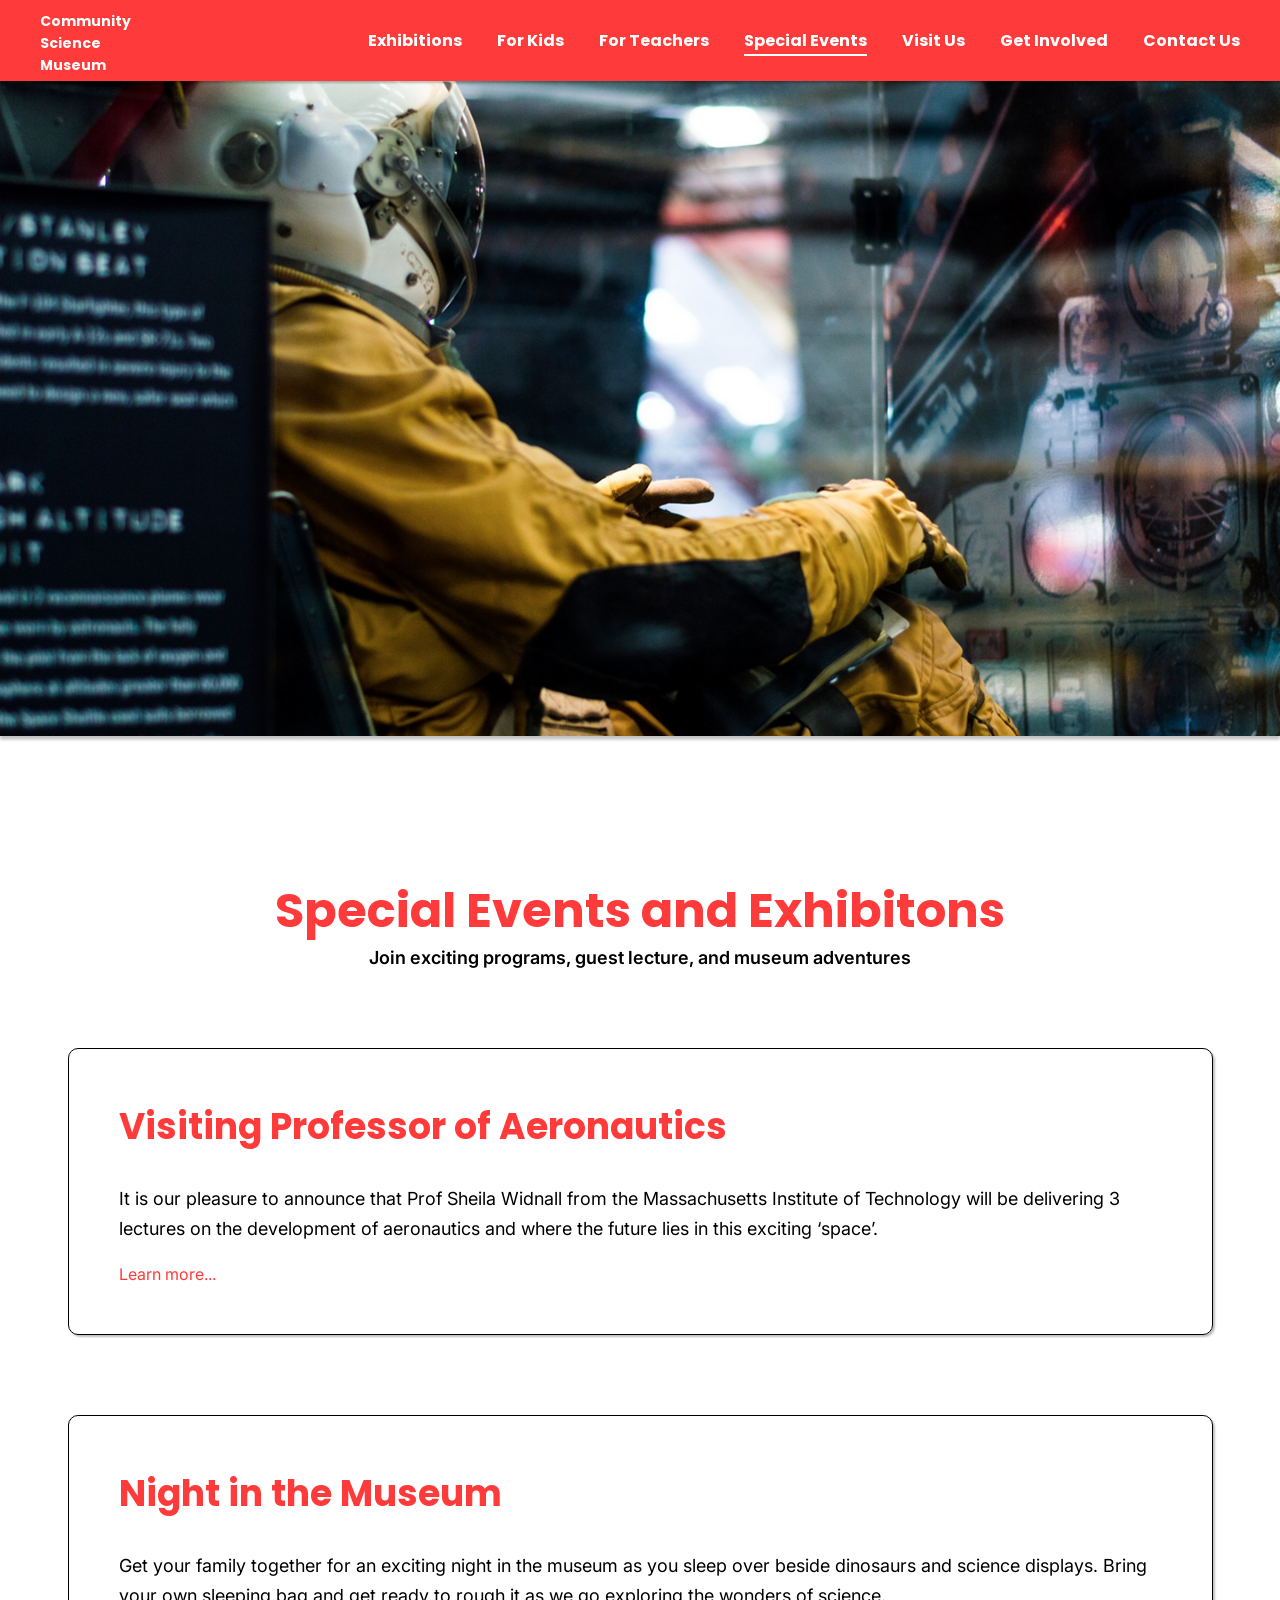
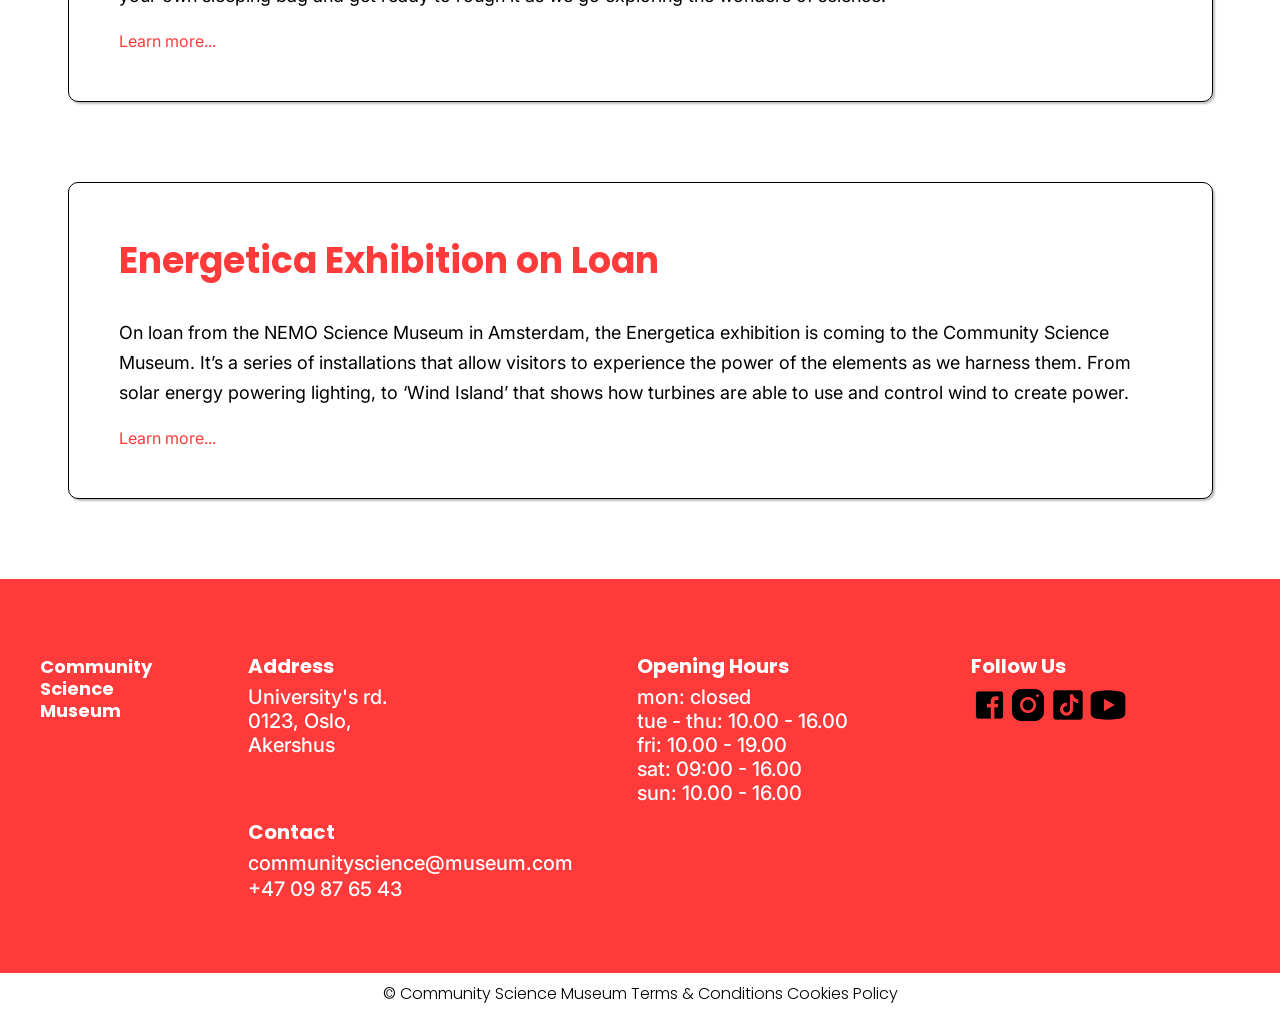
<file: special-event.html>
<!doctype html>
<html lang="en">
  <head>
    <meta charset="UTF-8" />
    <meta name="viewport" content="width=device-width, initial-scale=1.0" />
    <title>Special Events</title>
    <link rel="stylesheet" href="css/event-style.css" />
    <meta
      name="description"
      content="Discover exciting science events, workshops, and seasonal exhibitions at the Community Science Museum. Join us for special activities that bring science to life for all ages!"
    />
    <meta
      name="keywords"
      content="science events, museum workshops, exhibitions, family activities, special events, science fair, community events"
    />
  </head>

  <body>
    <!-- =========== Navigation ====================-->

    <header class="header">
      <nav>
        <div class="logo">
          <a href="index.html">
            <h3>Community<br />Science<br />Museum</h3>
          </a>
        </div>

        <div class="main-nav">
          <ul>
            <li><a href="exhibitions.html">Exhibitions</a></li>
            <li><a href="kids.html">For Kids</a></li>
            <li><a href="teachers.html">For Teachers</a></li>
            <li>
              <a href="special-event.html" class="active" aria-current="page"
                >Special Events</a
              >
            </li>
            <li><a href="visit-us.html">Visit Us</a></li>
            <li><a href="get-involved.html">Get Involved</a></li>
            <li><a href="contact.html">Contact Us</a></li>
          </ul>
        </div>
        <img
          src="img/mdi_hamburger-menu.png"
          alt="Responsive hamburger menu"
          class="menu-hamburger"
        />
      </nav>
    </header>

    <!-- ====================== Content =================== -->

    <main class="container">
      <div class="img-head">
        <img
          src="img/andrew-ruiz-348421-2.png"
          alt="Andrew Ruiz texting spaceship"
        />
      </div>

      <h1>Special Events and Exhibitons</h1>
      <p class="p-head">
        Join exciting programs, guest lecture, and museum adventures
      </p>

      <div class="container_info_card">
        <div class="info_card">
          <h3>Visiting Professor of Aeronautics</h3>
          <p class="desc">
            It is our pleasure to announce that Prof Sheila Widnall from the
            Massachusetts Institute of Technology will be delivering 3 lectures
            on the development of aeronautics and where the future lies in this
            exciting ‘space’.
          </p>
          <a href="comingsoon.html">Learn more...</a>
        </div>

        <div class="info_card">
          <h3>Night in the Museum</h3>
          <p class="desc">
            Get your family together for an exciting night in the museum as you
            sleep over beside dinosaurs and science displays. Bring your own
            sleeping bag and get ready to rough it as we go exploring the
            wonders of science.
          </p>
          <a href="comingsoon.html">Learn more...</a>
        </div>

        <div class="info_card">
          <h3>Energetica Exhibition on Loan</h3>
          <p class="desc">
            On loan from the NEMO Science Museum in Amsterdam, the Energetica
            exhibition is coming to the Community Science Museum. It’s a series
            of installations that allow visitors to experience the power of the
            elements as we harness them. From solar energy powering lighting, to
            ‘Wind Island’ that shows how turbines are able to use and control
            wind to create power.
          </p>
          <a href="comingsoon.html">Learn more...</a>
        </div>
      </div>
    </main>

    <!-- ================== Footer =========================-->

    <footer>
      <div class="footer_container container">
        <div class="footer_content">
          <div class="footer_logo">
            <a href="index.html">
              <h3>Community<br />Science<br />Museum</h3>
            </a>
          </div>

          <div class="footer_data">
            <div>
              <h3 class="footer_title">Address</h3>
              <ul class="footer_links">
                <li>
                  <p class="footer_link">
                    University's rd.
                    <br />
                    0123, Oslo,
                    <br />
                    Akershus
                  </p>
                </li>
              </ul>
            </div>

            <div>
              <h3 class="footer_title">Opening Hours</h3>
              <ul class="footer_links">
                <li>
                  <p class="footer_link">
                    mon: closed
                    <br />
                    tue - thu: 10.00 - 16.00
                    <br />
                    fri: 10.00 - 19.00
                    <br />
                    sat: 09:00 - 16.00
                    <br />
                    sun: 10.00 - 16.00
                  </p>
                </li>
              </ul>
            </div>

            <div>
              <h3 class="footer_title">Follow Us</h3>
              <ul class="footer_social">
                <li>
                  <a href="#">
                    <img src="img/Facebook.png" alt="Facebook Logo" />
                  </a>
                </li>
                <li>
                  <a href="#">
                    <img src="img/Instagram.png" alt="Instagram Logo" />
                  </a>
                </li>
                <li>
                  <a href="#">
                    <img src="img/TikTok.png" alt="Tiktok Logo" />
                  </a>
                </li>
                <li>
                  <a href="#">
                    <img src="img/YouTube.png" alt="YouTube Logo" />
                  </a>
                </li>
              </ul>
            </div>

            <div>
              <h3 class="footer_title">Contact</h3>
              <ul class="footer_links">
                <li>
                  <a href="#" class="footer_link"
                    >communityscience@museum.com</a
                  >
                </li>
                <li>
                  <p class="footer_tlf">+47 09 87 65 43</p>
                </li>
              </ul>
            </div>
          </div>
        </div>
      </div>
      <div class="footer_copy">
        <span>
          &#169; Community Science Museum Terms & Conditions Cookies Policy
        </span>
      </div>
    </footer>

    <!-- ====================== Script for Responsive nav bar ======================= -->

    <script>
      const menuHamburger = document.querySelector(".menu-hamburger");
      const navLinks = document.querySelector(".main-nav");

      menuHamburger.addEventListener("click", () => {
        navLinks.classList.toggle("mobile-menu");
      });
    </script>
  </body>
</html>
</file>
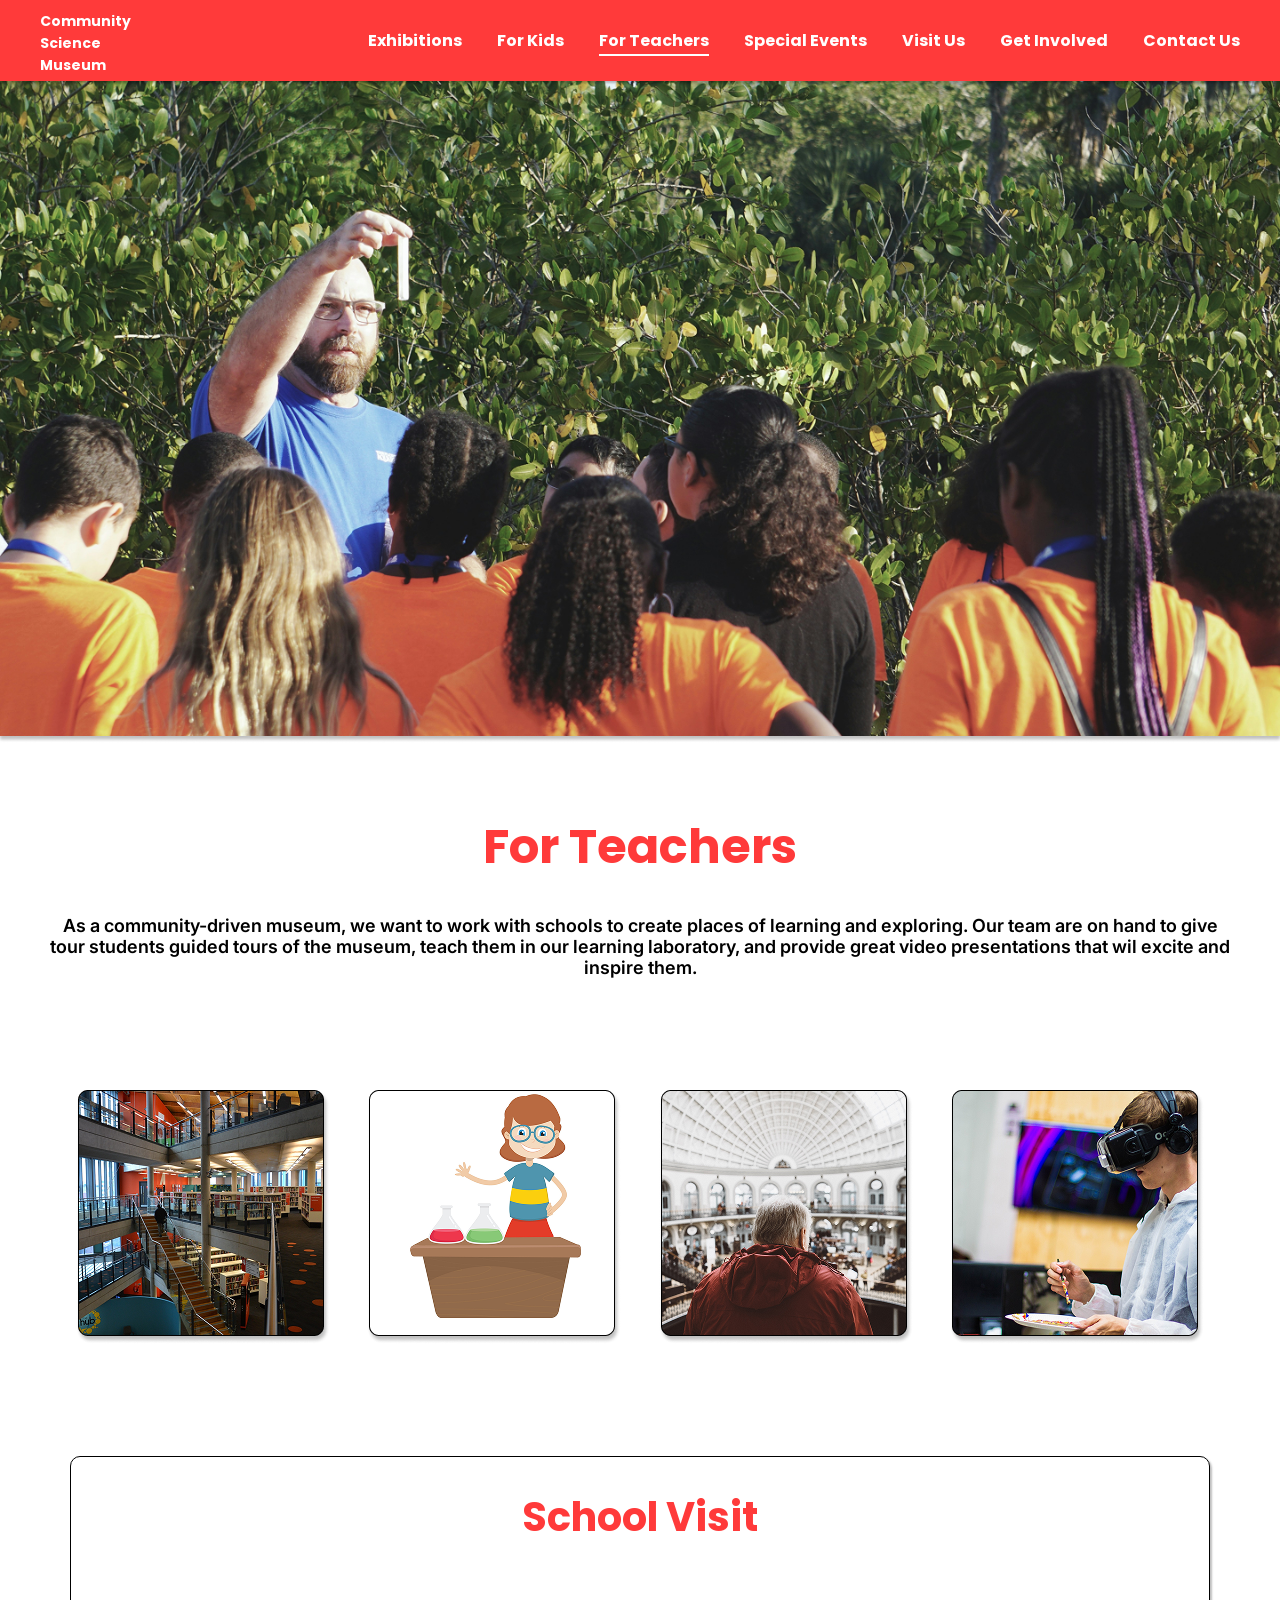
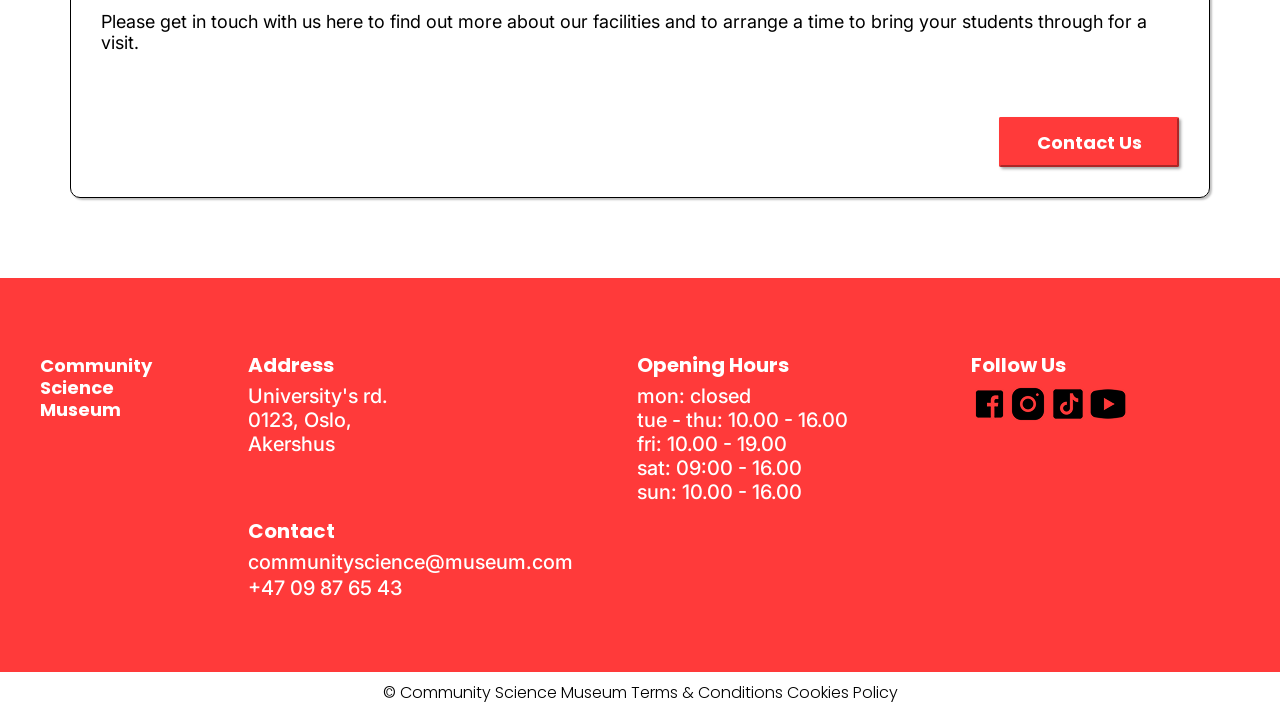
<file: teachers.html>
<!doctype html>
<html lang="en">
  <head>
    <meta charset="UTF-8" />
    <meta name="viewport" content="width=device-width, initial-scale=1.0" />
    <title>For Teachers</title>
    <meta
      name="description"
      content="Plan an educational museum visit for your class. Explore teacher resources, guided tours, and science activities designed to make learning inspiring and interactive."
    />
    <meta
      name="keywords"
      content="teachers, school trips, museum resources, science education, classroom activities, STEM learning, guided tours"
    />
    <link rel="stylesheet" href="css/detail-layout-style.css" />
  </head>

  <body>
    <!-- =========== Navigation ====================-->

    <header class="header">
      <nav>
        <div class="logo">
          <a href="index.html">
            <h3>Community<br />Science<br />Museum</h3>
          </a>
        </div>

        <div class="main-nav">
          <ul>
            <li><a href="exhibitions.html">Exhibitions</a></li>
            <li><a href="kids.html">For Kids</a></li>
            <li>
              <a href="teachers.html" class="active" aria-current="page"
                >For Teachers</a
              >
            </li>
            <li><a href="special-event.html">Special Events</a></li>
            <li><a href="visit-us.html">Visit Us</a></li>
            <li><a href="get-involved.html">Get Involved</a></li>
            <li><a href="contact.html">Contact Us</a></li>
          </ul>
        </div>
        <img
          src="img/mdi_hamburger-menu.png"
          alt="Responsive hamburger menu"
          class="menu-hamburger"
        />
      </nav>
    </header>

    <!-- ===================== Content ============================= -->

    <main class="container">
      <div class="img-head">
        <img
          src="img/science-teacher.jpg"
          alt="Science teacher during field trip showing student"
        />
      </div>

      <h1>For Teachers</h1>
      <p class="p-head">
        As a community-driven museum, we want to work with schools to create
        places of learning and exploring. Our team are on hand to give tour
        students guided tours of the museum, teach them in our learning
        laboratory, and provide great video presentations that wil excite and
        inspire them.
      </p>

      <div class="gallery">
        <img src="img/library-1132573_1920-1.png" alt="Our Museum Library" />
        <img
          src="img/teacher-2816112-1.png"
          alt="cartoon teacher doing experiment"
        />
        <img
          src="img/luke-ellis-craven-400722-1.png"
          alt="Luke Ellis visiting museum"
        />
        <img
          src="img/billetto-editorial-334686-2.png"
          alt="an adult doing painting through VR to test the development of technology and AI"
        />
      </div>

      <div class="container_info_card">
        <div class="info_card">
          <h2>School Visit</h2>
          <p>
            Please get in touch with us here to find out more about our
            facilities and to arrange a time to bring your students through for
            a visit.
          </p>
          <div class="bottom-right-btn">
            <button class="btn-1" onclick="location.href = 'contact.html'">
              Contact Us
            </button>
          </div>
        </div>
      </div>
    </main>

    <!-- ================== Footer =========================-->

    <footer>
      <div class="footer_container container">
        <div class="footer_content">
          <div class="footer_logo">
            <a href="index.html">
              <h3>Community<br />Science<br />Museum</h3>
            </a>
          </div>

          <div class="footer_data">
            <div>
              <h3 class="footer_title">Address</h3>
              <ul class="footer_links">
                <li>
                  <p class="footer_link">
                    University's rd.
                    <br />
                    0123, Oslo,
                    <br />
                    Akershus
                  </p>
                </li>
              </ul>
            </div>

            <div>
              <h3 class="footer_title">Opening Hours</h3>
              <ul class="footer_links">
                <li>
                  <p class="footer_link">
                    mon: closed
                    <br />
                    tue - thu: 10.00 - 16.00
                    <br />
                    fri: 10.00 - 19.00
                    <br />
                    sat: 09:00 - 16.00
                    <br />
                    sun: 10.00 - 16.00
                  </p>
                </li>
              </ul>
            </div>

            <div>
              <h3 class="footer_title">Follow Us</h3>
              <ul class="footer_social">
                <li>
                  <a href="#">
                    <img src="img/Facebook.png" alt="Facebook Logo" />
                  </a>
                </li>
                <li>
                  <a href="#">
                    <img src="img/Instagram.png" alt="Instagram Logo" />
                  </a>
                </li>
                <li>
                  <a href="#">
                    <img src="img/TikTok.png" alt="Tiktok Logo" />
                  </a>
                </li>
                <li>
                  <a href="#">
                    <img src="img/YouTube.png" alt="YouTube Logo" />
                  </a>
                </li>
              </ul>
            </div>

            <div>
              <h3 class="footer_title">Contact</h3>
              <ul class="footer_links">
                <li>
                  <a href="#" class="footer_link"
                    >communityscience@museum.com</a
                  >
                </li>
                <li>
                  <p class="footer_tlf">+47 09 87 65 43</p>
                </li>
              </ul>
            </div>
          </div>
        </div>
      </div>
      <div class="footer_copy">
        <span>
          &#169; Community Science Museum Terms & Conditions Cookies Policy
        </span>
      </div>
    </footer>

    <!-- ====================== Script for Responsive nav bar ======================= -->

    <script>
      const menuHamburger = document.querySelector(".menu-hamburger");
      const navLinks = document.querySelector(".main-nav");

      menuHamburger.addEventListener("click", () => {
        navLinks.classList.toggle("mobile-menu");
      });
    </script>
  </body>
</html>
</file>
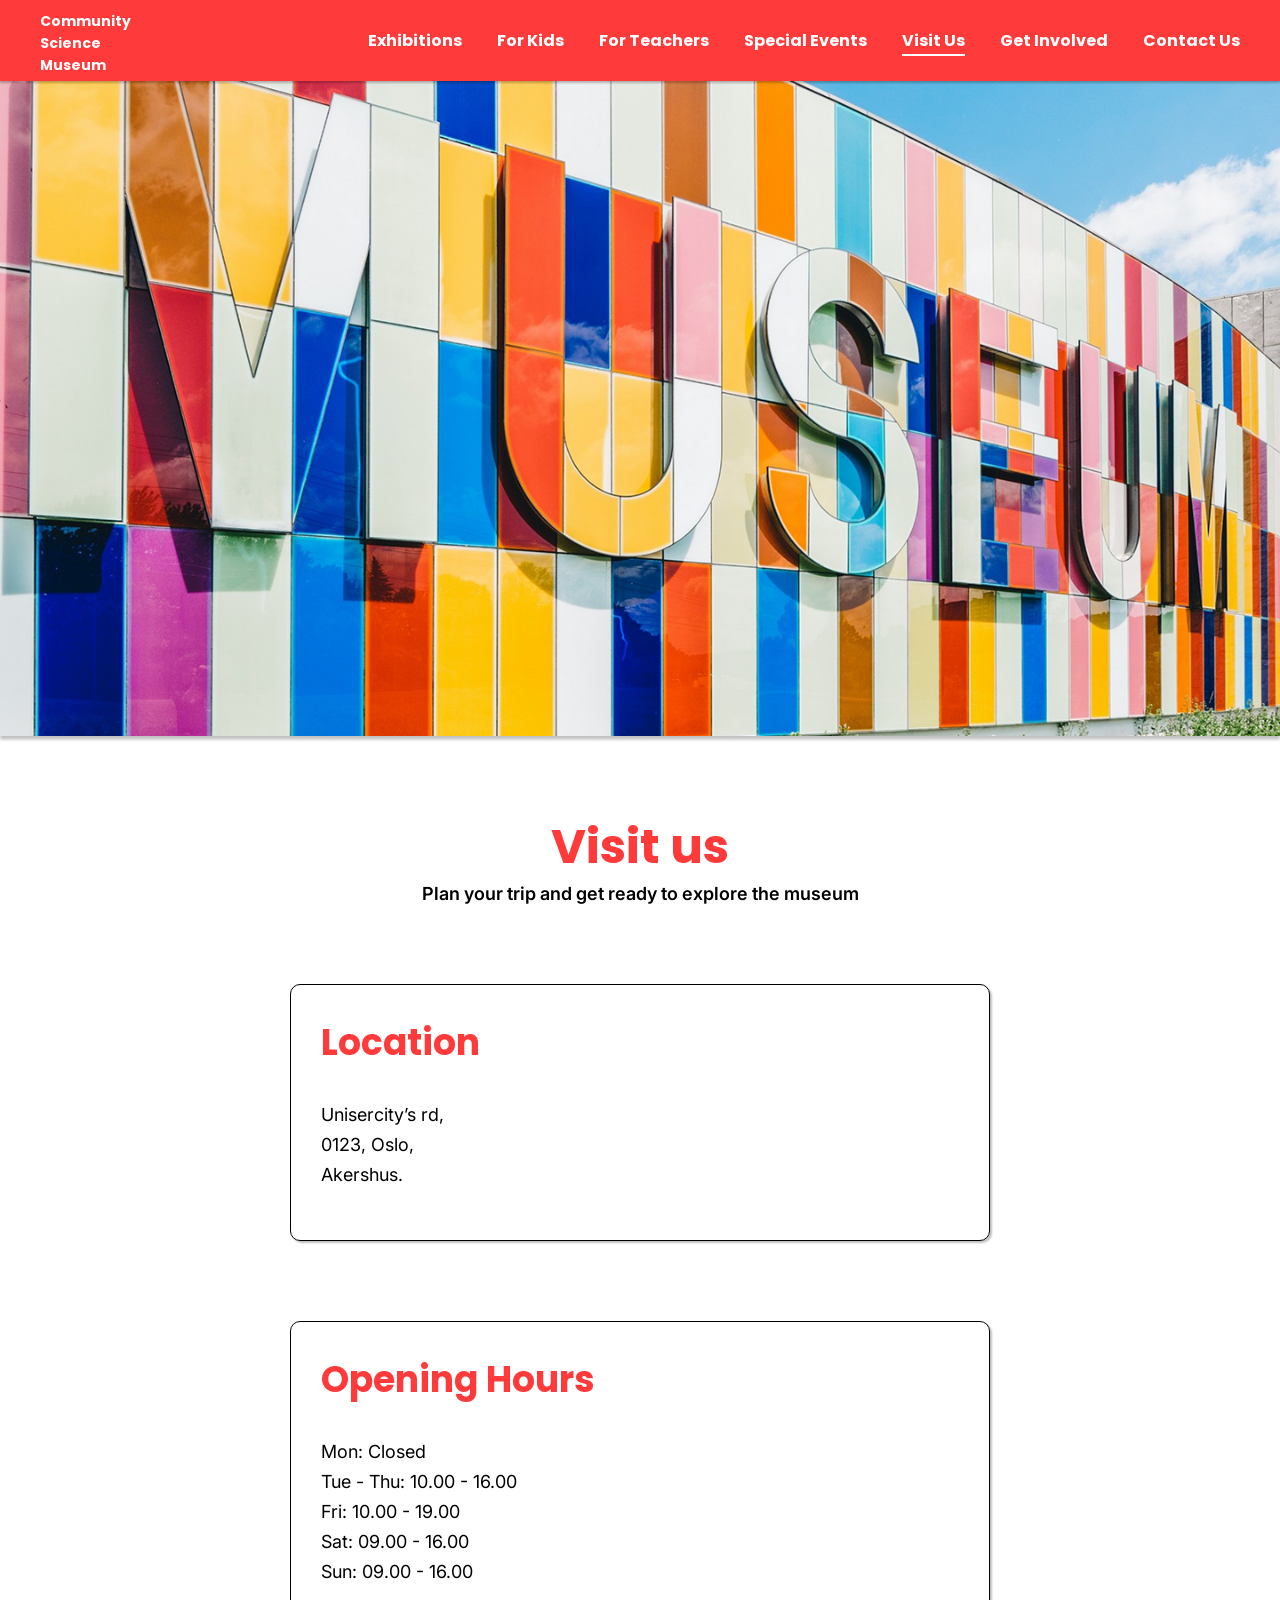
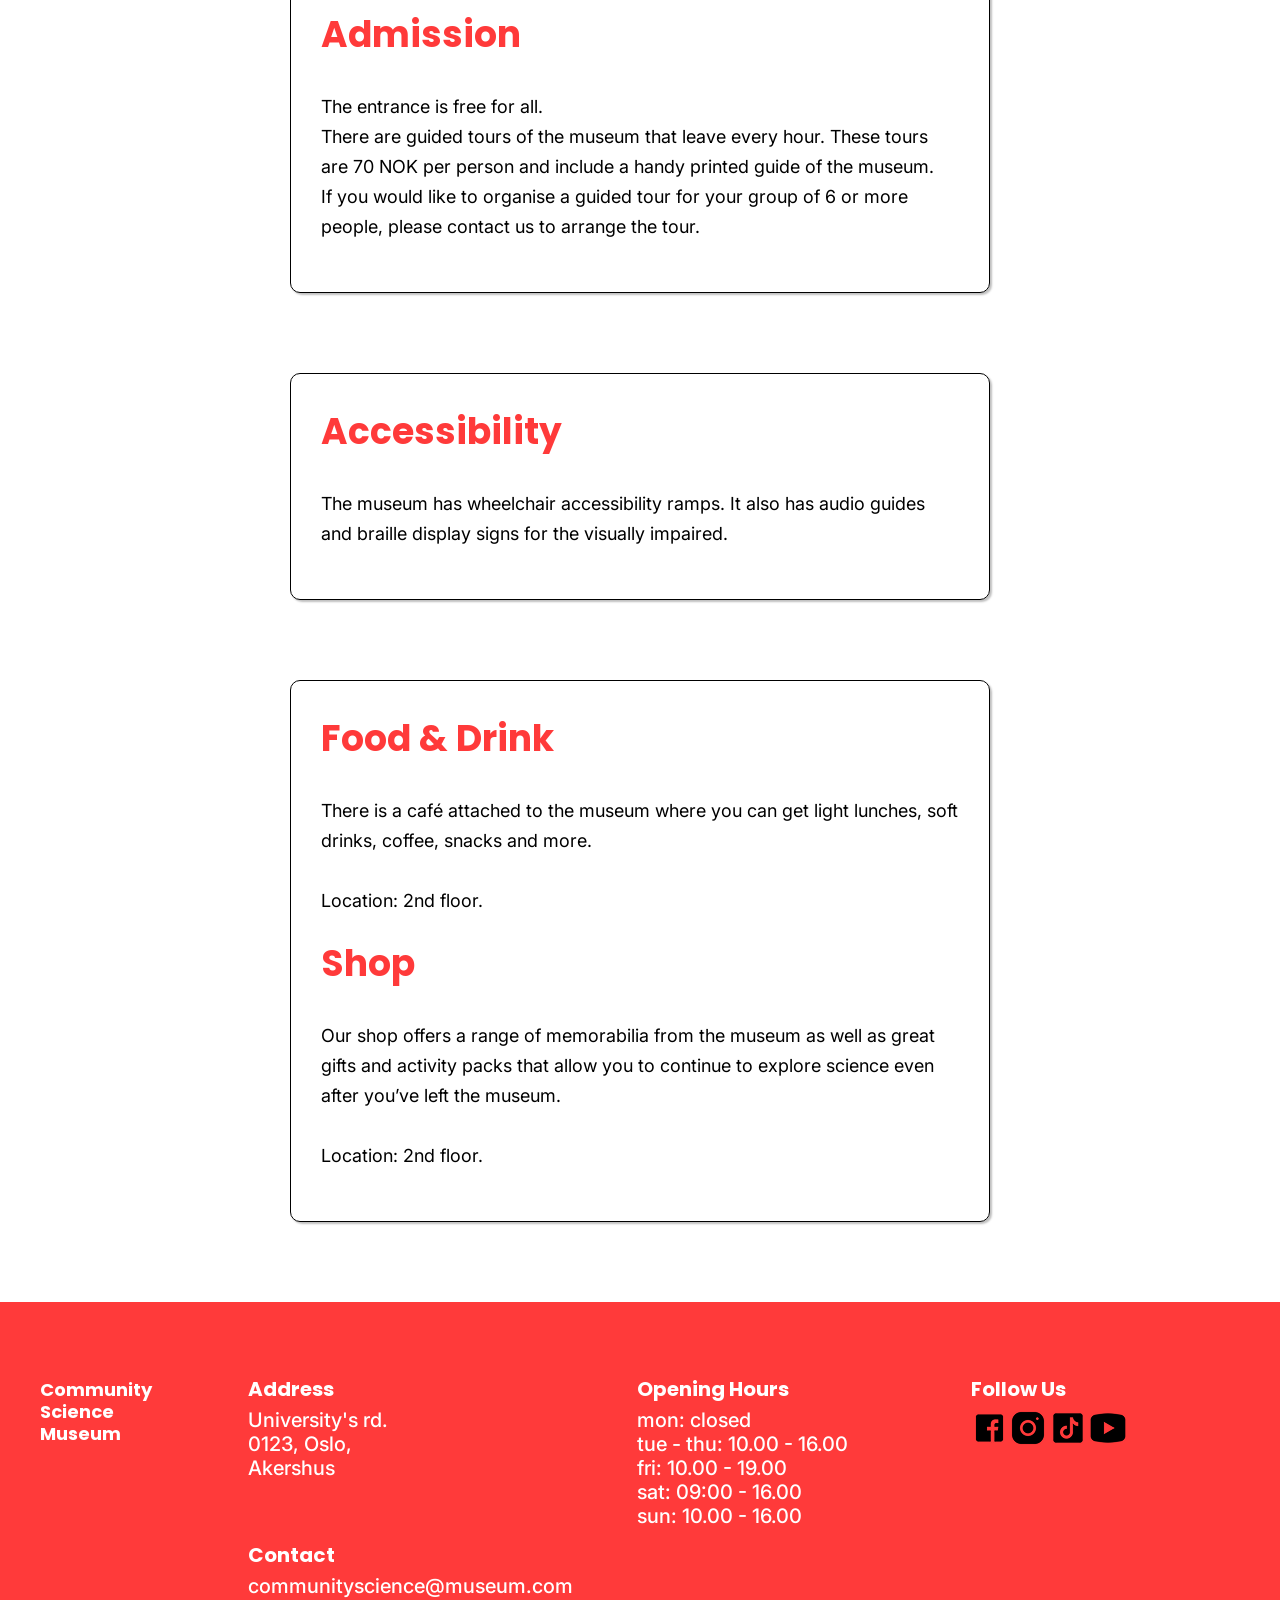
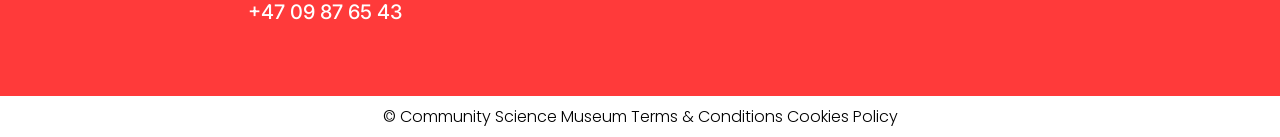
<file: visit-us.html>
<!doctype html>
<html lang="en">
  <head>
    <meta charset="UTF-8" />
    <meta name="viewport" content="width=device-width, initial-scale=1.0" />
    <title>Visit Us</title>
    <meta
      name="description"
      content="Plan your visit to the Community Science Museum. Find opening hours, location, ticket information, and accessibility details for an inspiring day of discovery."
    />
    <meta
      name="keywords"
      content="visit museum, opening hours, location, tickets, accessibility, directions, science museum, plan your visit"
    />
    <link rel="stylesheet" href="css/visit-style.css" />
  </head>

  <body>
    <!-- =========== Navigation ====================-->

    <header class="header">
      <nav>
        <div class="logo">
          <a href="index.html">
            <h3>Community<br />Science<br />Museum</h3>
          </a>
        </div>

        <div class="main-nav">
          <ul>
            <li><a href="exhibitions.html">Exhibitions</a></li>
            <li><a href="kids.html">For Kids</a></li>
            <li><a href="teachers.html">For Teachers</a></li>
            <li><a href="special-event.html">Special Events</a></li>
            <li>
              <a href="visit-us.html" class="active" aria-current="page"
                >Visit Us</a
              >
            </li>
            <li><a href="get-involved.html">Get Involved</a></li>
            <li><a href="contact.html">Contact Us</a></li>
          </ul>
        </div>
        <img
          src="img/mdi_hamburger-menu.png"
          alt="Responsive hamburger menu"
          class="menu-hamburger"
        />
      </nav>
    </header>

    <!-- ====================== Content =================== -->

    <main class="container">
      <div class="img-head">
        <img src="img/scott-webb-102825-2.png" alt="Outside museum" />
      </div>

      <h1>Visit us</h1>
      <p class="p-head">Plan your trip and get ready to explore the museum</p>

      <div class="container_info_card">
        <div class="info_card">
          <h3>Location</h3>
          <p class="desc">
            Unisercity’s rd, <br />
            0123, Oslo, <br />
            Akershus.
          </p>
        </div>

        <div class="info_card">
          <h3>Opening Hours</h3>
          <p class="desc">
            Mon: Closed <br />
            Tue - Thu: 10.00 - 16.00 <br />
            Fri: 10.00 - 19.00 <br />
            Sat: 09.00 - 16.00 <br />
            Sun: 09.00 - 16.00
          </p>

          <h3>Admission</h3>
          <p class="desc">
            The entrance is free for all. <br />
            There are guided tours of the museum that leave every hour. These
            tours are 70 NOK per person and include a handy printed guide of the
            museum. <br />
            If you would like to organise a guided tour for your group of 6 or
            more people, please contact us to arrange the tour.
          </p>
        </div>

        <div class="info_card">
          <h3>Accessibility</h3>
          <p class="desc">
            The museum has wheelchair accessibility ramps. It also has audio
            guides and braille display signs for the visually impaired.
          </p>
        </div>

        <div class="info_card">
          <h3>Food & Drink</h3>
          <p class="desc">
            There is a café attached to the museum where you can get light
            lunches, soft drinks, coffee, snacks and more. <br />
            <br />
            Location: 2nd floor.
          </p>

          <h3>Shop</h3>
          <p class="desc">
            Our shop offers a range of memorabilia from the museum as well as
            great gifts and activity packs that allow you to continue to explore
            science even after you’ve left the museum. <br /><br />
            Location: 2nd floor.
          </p>
        </div>
      </div>
    </main>

    <!-- ================== Footer =========================-->

    <footer>
      <div class="footer_container container">
        <div class="footer_content">
          <div class="footer_logo">
            <a href="index.html">
              <h3>Community<br />Science<br />Museum</h3>
            </a>
          </div>

          <div class="footer_data">
            <div>
              <h3 class="footer_title">Address</h3>
              <ul class="footer_links">
                <li>
                  <p class="footer_link">
                    University's rd.
                    <br />
                    0123, Oslo,
                    <br />
                    Akershus
                  </p>
                </li>
              </ul>
            </div>

            <div>
              <h3 class="footer_title">Opening Hours</h3>
              <ul class="footer_links">
                <li>
                  <p class="footer_link">
                    mon: closed
                    <br />
                    tue - thu: 10.00 - 16.00
                    <br />
                    fri: 10.00 - 19.00
                    <br />
                    sat: 09:00 - 16.00
                    <br />
                    sun: 10.00 - 16.00
                  </p>
                </li>
              </ul>
            </div>

            <div>
              <h3 class="footer_title">Follow Us</h3>
              <ul class="footer_social">
                <li>
                  <a href="#">
                    <img src="img/Facebook.png" alt="Facebook Logo" />
                  </a>
                </li>
                <li>
                  <a href="#">
                    <img src="img/Instagram.png" alt="Instagram Logo" />
                  </a>
                </li>
                <li>
                  <a href="#">
                    <img src="img/TikTok.png" alt="Tiktok Logo" />
                  </a>
                </li>
                <li>
                  <a href="#">
                    <img src="img/YouTube.png" alt="YouTube Logo" />
                  </a>
                </li>
              </ul>
            </div>

            <div>
              <h3 class="footer_title">Contact</h3>
              <ul class="footer_links">
                <li>
                  <a href="#" class="footer_link"
                    >communityscience@museum.com</a
                  >
                </li>
                <li>
                  <p class="footer_tlf">+47 09 87 65 43</p>
                </li>
              </ul>
            </div>
          </div>
        </div>
      </div>
      <div class="footer_copy">
        <span>
          &#169; Community Science Museum Terms & Conditions Cookies Policy
        </span>
      </div>
    </footer>

    <!-- ====================== Script for Responsive nav bar ======================= -->

    <script>
      const menuHamburger = document.querySelector(".menu-hamburger");
      const navLinks = document.querySelector(".main-nav");

      menuHamburger.addEventListener("click", () => {
        navLinks.classList.toggle("mobile-menu");
      });
    </script>
  </body>
</html>
</file>
<file: css/styles.css>
@import url("./variables.css");
@import url("./reset.css");
@import url("./nav.css");
@import url("./footer.css");

h1 {
  font-size: var(--h1-font-size);
  font-family: var(--heading-font-family);
  color: var(--color-primary);
}

h2 {
  font-family: var(--heading-font-family);
  font-size: var(--h2-font-size);
  color: var(--color-primary);
}

h3 {
  font-family: var(--heading-font-family);
  font-size: var(--h3-font-size);
  color: var(--color-primary);
}

.container {
  max-width: 1440px;
  margin: 0 auto;
}

.banner {
  display: flex;
  align-items: center;
  gap: 6rem;
}


.banner_content h1 {
  margin-bottom: 60px;
}

.banner_content p {
  font-family: var(--body-font);
  font-size: var(--normal-font-size);
  font-weight: var(--font-semi-bold);
  margin-bottom: 100px;
}

.banner_img img {
  height: 500px;
}

.btn_layout {
  display: flex;
  justify-content: space-between;
}
/* ======================= Experience the Museum ============================= */

.museum_content {
  text-align: center;
  margin-top: 3rem;
  padding: 0 40px;
}

.content_grid {
  display: flex;
  justify-content: space-between;
  align-items: center;
  margin: 50px auto;
}

.content_card {
  width: 327px;
  height: 348px;
  margin: auto;
  text-align: center;
  box-shadow: 2px 2px 3px rgba(0, 0, 0, 0.2);
  border-radius: 10px;
  border: 1px solid black;
}

.content_card img {
  max-width: 100%;
  max-height: 205px;
  margin-top: 30px;
}

.content_card h3 {
  margin: 30px 0;
}

/* ========================== Our Mission =========================*/

.mission {
  max-width: 1440px;
  height: 407px;
  background-color: var(--color-primary);
  margin: 5rem auto;
  box-shadow: 2px 2px 2px rgba(0, 0, 0, 0.2);
}

.mission_content {
  display: flex;
}

.mission_desc {
  padding: 30px 50px;
}

.mission_desc h2 {
  color: var(--color-secondary);
  margin-bottom: 20px;
}

.mission_desc p {
  color: var(--color-secondary);
  font-family: var(--body-font);
  font-size: var(--normal-font-size);
  line-height: 20px;
}

/* ============================= Events and Programs ==============================*/

.events {
  margin: 5rem auto;
}

.events h2 {
  text-align: center;
  margin: 30px 0;
}

.events_card {
  border: 1px solid black;
  border-radius: 10px;
  padding: 20px 30px;
  box-shadow: 2px 2px 2px rgba(0, 0, 0, 0.2);
  margin: 30px 4rem;
}

.events_card p {
  margin: 20px 0;
  font-family: var(--body-font);
  font-size: var(--normal-font-size);
}

.events_card .date_time {
  font-size: 14px;
}

/* ======================== Responsive ====================== */

@media screen and (max-width: 1440px) {
  .container {
    padding: 0 2.5rem;
  }

  .header {
    width: 100%;
  }


  .banner {
    gap: 3rem;
  }

  .layout-left {
    flex: 1 1 40%;
  }

  .layout-right {
    flex: 1 1 60%;
  }
  
  .banner_content {
    max-width: auto;
  }

  .banner_img img {
    width: 100%;
    object-fit: cover;
  }

  .mission {
    height: auto;
  }

  .museum_content .content_grid {
    column-gap: 3rem;
  }
}

@media screen and (max-width: 1300px) {
	.banner_content h1 {
		margin-bottom: 2rem;
	}

	.btn_layout {
		flex-wrap: wrap;
		justify-content: space-around;
		column-gap: 2rem;
		row-gap: 1rem;
	}

	.btn-1, .btn-2{
		width: 100%;
	}

  .mission_content {
    flex-direction: column;
  }

  .museum_content .content_grid {
    flex-wrap: wrap;
    justify-content: space-around;
    row-gap: 3rem;
  }
}

@media  screen and (max-width: 1024px) {
	.container {
		padding: 0 1.5rem;
	}

	.banner {
		flex-direction: column-reverse;
	}

	.btn_layout {
		flex-wrap: nowrap;
	}

	.banner_content p {
		margin-bottom: 2rem;
	}

	.banner_img img {
		height: 600px;
	}
}

@media screen and (max-width: 900px) {
	.banner_img img{
		height: auto;
	}
}

@media screen and (max-width: 480px) {
	.container {
    padding: 0;
  }
  .banner_content {
    padding: 0 1rem;
  }
  .banner_content h1 {
    font-size: 24px;
  }
  .banner_content p {
    font-size: 14px;
  }
  .museum_content h2 {
    font-size: 24px;
  }
  .content_card h3 {
    font-size: 24px;
  }
  .mission_desc {
    padding: 1.5rem;
  }
  .mission_desc h2 {
    font-size: 24px;
  }
  .mission_desc p {
    font-size: 14px;
  }

  .events h2 {
    font-size: 35px;
  }
  .events_card {
    margin: 30px;
    padding: 1rem;
  }
  .events_card h3 {
    font-size: 22px;
  }
  .events_card p {
    font-size: 16px;
  }
}
</file>
<file: css/detail-layout-style.css>
@import url("./variables.css");
@import url("./reset.css");
@import url("./nav.css");
@import url("./footer.css");

h1 {
  text-align: center;
  color: var(--color-primary);
  font-size: var(--h1-font-size);
  font-family: var(--heading-font-family);
  margin-top: 4rem;
}

p {
  font-family: var(--body-font);
  font-size: var(--normal-font-size);
  text-align: center;
  font-weight: var(--font-semi-bold);
  margin: 2rem auto;
}

.gallery {
  max-width: 1140px;
  display: flex;
  justify-content: space-between;
  margin: 7rem auto;
  gap: 2rem;
}

.info_card {
  max-width: 1140px;
  border: 1px solid black;
  box-shadow: 2px 2px 2px rgba(0, 0, 0, 0.25);
  border-radius: 10px;
  margin: 5rem auto;
  padding: 30px;
}

.info_card h2 {
  font-family: var(--heading-font-family);
  font-size: var(--h2-font-size);
  color: var(--color-primary);
  text-align: center;
}

.info_card p {
  text-align: start;
  font-weight: var(--font-regular);
  padding: 2rem 0;
}

/* for detail pages for different exhibitions */

.cta button {
  display: flex;
  justify-content: center;
  align-items: center;
  margin: 5rem auto;
}

@media screen and (max-width: 1440px) { 
  .img-head img {
    width: 100%;
  }
  .p-head {
    padding: 0 3rem;
    
  }
  
  .gallery {
    flex-wrap: wrap;
    justify-content: space-evenly;
    row-gap: 2rem;
  }

  .container_info_card {
    padding: 0 2.5rem;
    text-align: left;
  }

  .footer_content {
    padding: 1rem 2.5rem;
  }
}

@media screen and (max-width: 480px) { 
  .p-head, .container_info_card {
    padding: 0 2.5rem;
    text-align: left;
  }
  .container h1 {
    font-size: 24px;
    margin-top: 2rem;
  } 
  .container p {
    font-size: 13px;
  }
  .container h1,
  .info_card h2 {
    font-size: 24px;
    margin-top: 2rem;
    margin: 0;
  }
  .gallery {
    gap: 1rem;
    margin: 2rem 0;
    padding: 0 2rem;
  }
  .gallery img {
    max-width: 45%;
  }
  .bottom-right-btn {
    justify-content: center;
  }
  .cta button {
    margin: 2rem auto;
  }
  .footer_content {
    padding: 1rem;
  }
}
</file>
<file: css/coming.css>
@import url("./variables.css");
@import url("./reset.css");
@import url("./nav.css");
@import url("./footer.css");

h1 {
  font-size: var(--h1-font-size);
  font-family: var(--heading-font-family);
  color: var(--color-primary);
  margin: 3rem;
}

h2 {
  font-family: var(--heading-font-family);
  font-size: var(--h2-font-size);
  color: var(--color-primary);
}

h3 {
  font-family: var(--heading-font-family);
  font-size: var(--h3-font-size);
  color: var(--color-primary);
}

.coming_container{
    text-align: center;
    padding: 20px;
    margin: 4rem;
    height: 60vh;
}

.coming_container p{
    font-size: var(--normal-font-size);
    font-family: var(--body-font);
    line-height: 2rem;
    margin: 3rem;
}

@media screen and (max-width: 480px) {
    h1{
        font-size: 30px;
    }

    .coming_container p{
        font-size: 16px;
    }

    .coming_container{
        padding: 20px 0;
    }
}
</file>
<file: css/contact-style.css>
@import url("./variables.css");
@import url("./reset.css");
@import url("./nav.css");
@import url("./footer.css");

.container {
  max-width: 1440px;
  margin: auto;
}

h1 {
  text-align: center;
  color: var(--color-primary);
  font-size: var(--h1-font-size);
  font-family: var(--heading-font-family);
  margin-top: 4rem;
}

p {
  font-family: var(--body-font);
  font-size: var(--normal-font-size);
  text-align: center;
  font-weight: var(--font-semi-bold);
}

.contact_form,
.info_card {
  max-width: 909px;
  border: 1px solid black;
  box-shadow: 2px 2px 2px rgba(0, 0, 0, 0.25);
  border-radius: 10px;
  margin: 5rem auto;
  padding: 30px 50px;
}

.contact_form h3,
.info_card h3 {
  color: var(--color-primary);
  font-family: var(--heading-font-family);
  font-size: 36px;
  margin-bottom: 30px;
  text-align: center;
}

.input {
  display: flex;
  margin: 1rem auto;
  justify-content: space-between;
}

.input h4 {
  font-size: var(--normal-font-size);
  font-family: var(--body-font);
  font-weight: var(--font-bold);
}

.input input {
  width: 730px;
  height: 30px;
  margin-left: 15px;
}

.input_msg input {
  width: 798px;
  height: 240px;
}

.btn-1 {
  margin-top: 30px;
}

.info_card h4 {
  font-family: var(--body-font);
  font-size: var(--normal-font-size);
  font-weight: var(--font-bold);
  margin-bottom: 10px;
}

.desc {
  text-align: start;
  margin: 10px 0;
  font-weight: var(--font-regular);
}

/* Responsive adjustments */

@media screen and (max-width: 1440px) {
  .container {
    padding: 0 2.5rem;
  }
}

/* For tablets and smaller screens */
@media screen and (max-width: 1024px) {
  .contact_form,
  .info_card {
    max-width: 90%;
    padding: 2rem 2.5rem;
  }

  .input input {
    width: 100%;
    /* margin-left: 1rem; */
  }

  .input {
    align-items: flex-start;
  }

  .input_msg input {
    width: 100%;
    height: 200px;
  }
}

/* For mobile screens */
@media screen and (max-width: 600px) {
  h1 {
    font-size: 1.8rem;
    margin-top: 2rem;
  }

  p {
    font-size: 1rem;
  }

  .contact_form h3,
  .info_card h3 {
    font-size: 1.5rem;
  }

  .contact_form,
  .info_card {
    margin: 2rem auto;

    max-width: 680px;
  }

  .input h4 {
    font-size: 1rem;
  }

  .input_msg input {
    height: 150px;
  }
}

/* For very small screens */
@media screen and (max-width: 480px) {
  .container {
    padding: 0 1rem;
  }
  h1 {
    font-size: 1.5rem;
  }

  .desc {
    padding: 10px 0;
  }

  .footer_container {
    padding: 0;
  }
}
</file>
<file: css/exhibition-style.css>
@import url("./nav.css");
@import url("./footer.css");
@import url("./variables.css");
@import url("./reset.css");

h1 {
  text-align: center;
  color: var(--color-primary);
  font-size: var(--h1-font-size);
  font-family: var(--heading-font-family);
  margin-top: 4rem;
}

p {
  font-family: var(--body-font);
  font-size: var(--normal-font-size);
  font-weight: var(--font-semi-bold);
  margin: 2rem auto;
}

.p-head {
  padding: 0 6rem;
}

.exhibition_content {
  display: flex;
  justify-content: space-around;
  align-items: flex-start;
  flex-wrap: wrap;
  padding: 0 6rem;
}

.exhibition_content a {
  text-decoration: none;
}

.exhibition_card {
  margin: 3rem 0;
  width: 307px;
  height: 338px;
  text-align: center;
  box-shadow: 2px 2px 3px rgba(0, 0, 0, 0.2);
  border-radius: 10px;
  border: 1px solid black;
}

.exhibition_card h3 {
  color: var(--color-primary);
  font-size: var(--h3-font-size);
  font-family: var(--heading-font-family);
  margin: 2rem 0;
}

@media screen and (max-width: 1440px) {
  .img-head img {
    width: 100%;
  }

  .footer_content {
    padding: 1rem 2.5rem;
  }
}

@media screen and (max-width: 1200px) {
  .p-head,
  .exhibition_content {
    padding: 0 3rem;
  }
}

@media screen and (max-width: 480px) {
  .p-head,
  .exhibition_content {
    padding: 0 1rem;
  }
 
  .container h1 {
    font-size: 24px;
    margin-top: 2rem;
  }
  .container p {
    font-size: 18px;
  }

  .footer_content {
    padding: 1rem;
  }
}
</file>
<file: css/get-involved-style.css>
@import url("./variables.css");
@import url("./reset.css");
@import url("./nav.css");
@import url("./footer.css");

h1 {
  text-align: center;
  color: var(--color-primary);
  font-size: var(--h1-font-size);
  font-family: var(--heading-font-family);
  margin-top: 4rem;
}

p {
  font-family: var(--body-font);
  font-size: var(--normal-font-size);
  text-align: center;
  font-weight: var(--font-semi-bold);
}

.info_card {
  max-width: 700px;
  border: 1px solid black;
  box-shadow: 2px 2px 2px rgba(0, 0, 0, 0.25);
  border-radius: 10px;
  margin: 5rem auto;
  padding: 30px;
}

.info_card h3 {
  color: var(--color-primary);
  font-family: var(--heading-font-family);
  font-size: 36px;
  margin-bottom: 30px;
}

.desc {
  font-family: var(--body-font);
  text-align: start;
  font-weight: var(--font-regular);
  line-height: 30px;
  margin-bottom: 20px;
}

.info_card a {
  text-decoration: none;
  color: var(--color-primary);
  font-family: var(--body-font);
}

.btn-1 {
  font-size: 15px;
}

@media screen and (max-width: 1440px) {
  .img-head img {
    width: 100%;
  }

  .footer_content {
    padding: 1rem 2.5rem;
  }
}

@media screen and (max-width: 480px) {
  .p-head, .container_info_card {
    padding: 0 2.5rem;
    text-align: left;
  }
  .container h1,
  .info_card h3 {
    font-size: 24px;
    margin-top: 2rem;
  }
  .container p {
    font-size: 13px;
  }
  .container a {
    font-size: 12px;
  }
  .info_card h3 {
    text-align: center;
  }
  .buttom-right-btn {
    justify-content: center;
  }
  .footer_content {
    padding: 1rem;
  }
}
</file>
<file: css/event-style.css>
@import url("./variables.css");
@import url("./reset.css");
@import url("./nav.css");
@import url("./footer.css");

.container{
    max-width: 1440px;
    margin: auto;
}

h1{
    text-align: center;
    color: var(--color-primary);
    font-size: var(--h1-font-size);
    font-family: var(--heading-font-family);
    margin-top: 4rem;
}

p{
    font-family: var(--body-font);
    font-size: var(--normal-font-size);
    text-align: center;
    font-weight: var(--font-semi-bold);
}

.info_card{
    max-width: 1145px;
    border: 1px solid black;
    box-shadow: 2px 2px 2px rgba(0, 0, 0, 0.25);
    border-radius: 10px;
    margin: 5rem auto;
    padding: 50px;
}

.info_card h3{
    color: var(--color-primary);
    font-family: var(--heading-font-family);
    font-size: 36px;
    margin-bottom: 30px;
}

.desc{
    font-family: var(--body-font);
    text-align: start;
    font-weight: var(--font-regular);
    line-height: 30px;
    margin-bottom: 20px;
}

.info_card a{
    text-decoration: none;
    color: var(--color-primary);
    font-family: var(--body-font);
}

@media screen and (max-width: 1440px) { 
  .img-head img {
    width: 100%;
    padding-bottom: 4rem;
  }
  .p-head {
    padding: 0 3rem;
    
  }
  
  .container_info_card {
    padding: 0 2.5rem;
    /* text-align: left; */
  }

  .footer_content {
    padding: 1rem 2.5rem;
  }
}

@media screen and (max-width: 480px) { 
  .container h1 {
    font-size: 24px;
    margin-top: 2rem;
  } 
  .container p {
    font-size: 13px;
  }
  .container h1,
  .info_card h3 {
    font-size: 24px;
    margin-top: 2rem;
    margin: 0;
    text-align: center;
  }
  .info_card {
    padding: 2rem;
  }
  .info_card a {
    font-size: 12px;
    text-align: center;
  }
  .bottom-right-btn {
    justify-content: center;
  }
  .footer_content {
    padding: 1rem;
  }
}
</file>
<file: css/visit-style.css>
@import url("./variables.css");
@import url("./reset.css");
@import url("./nav.css");
@import url("./footer.css");

h1{
    text-align: center;
    color: var(--color-primary);
    font-size: var(--h1-font-size);
    font-family: var(--heading-font-family);
    margin-top: 4rem;
}

p{
    font-family: var(--body-font);
    font-size: var(--normal-font-size);
    text-align: center;
    font-weight: var(--font-semi-bold);
}

.info_card{
    max-width: 700px;
    border: 1px solid black;
    box-shadow: 2px 2px 2px rgba(0, 0, 0, 0.25);
    border-radius: 10px;
    margin: 5rem auto;
    padding: 30px;
}

.info_card h3{
    color: var(--color-primary);
    font-family: var(--heading-font-family);
    font-size: 36px;
    margin-bottom: 30px;
}

.desc{
    font-family: var(--body-font);
    text-align: start;
    font-weight: var(--font-regular);
    line-height: 30px;
    margin-bottom: 20px;
}

.info_card a{
    text-decoration: none;
    color: var(--color-primary);
    font-family: var(--body-font);
}

@media screen and (max-width: 1440px) { 
  .img-head img {
    width: 100%;
  }
  .p-head {
    padding: 0 3rem;
    
  }
  
  .gallery {
    flex-wrap: wrap;
    justify-content: space-evenly;
    row-gap: 2rem;
  }

  .container_info_card {
    padding: 0 2.5rem;
    text-align: left;
  }

  .footer_content {
    padding: 1rem 2.5rem;
  }
}

@media screen and (max-width: 480px) { 
  .p-head, .container_info_card {
    padding: 0 2.5rem;
    text-align: left;
  }
  .container h1 {
    font-size: 24px;
    margin-top: 2rem;
  } 
  .container p {
    font-size: 13px;
  }
  .container h1,
  .info_card h3 {
    font-size: 24px;
    margin-top: 2rem;
    margin: 0;
    text-align: center;
  }
  .footer_content {
    padding: 1rem;
  }
}
</file>
